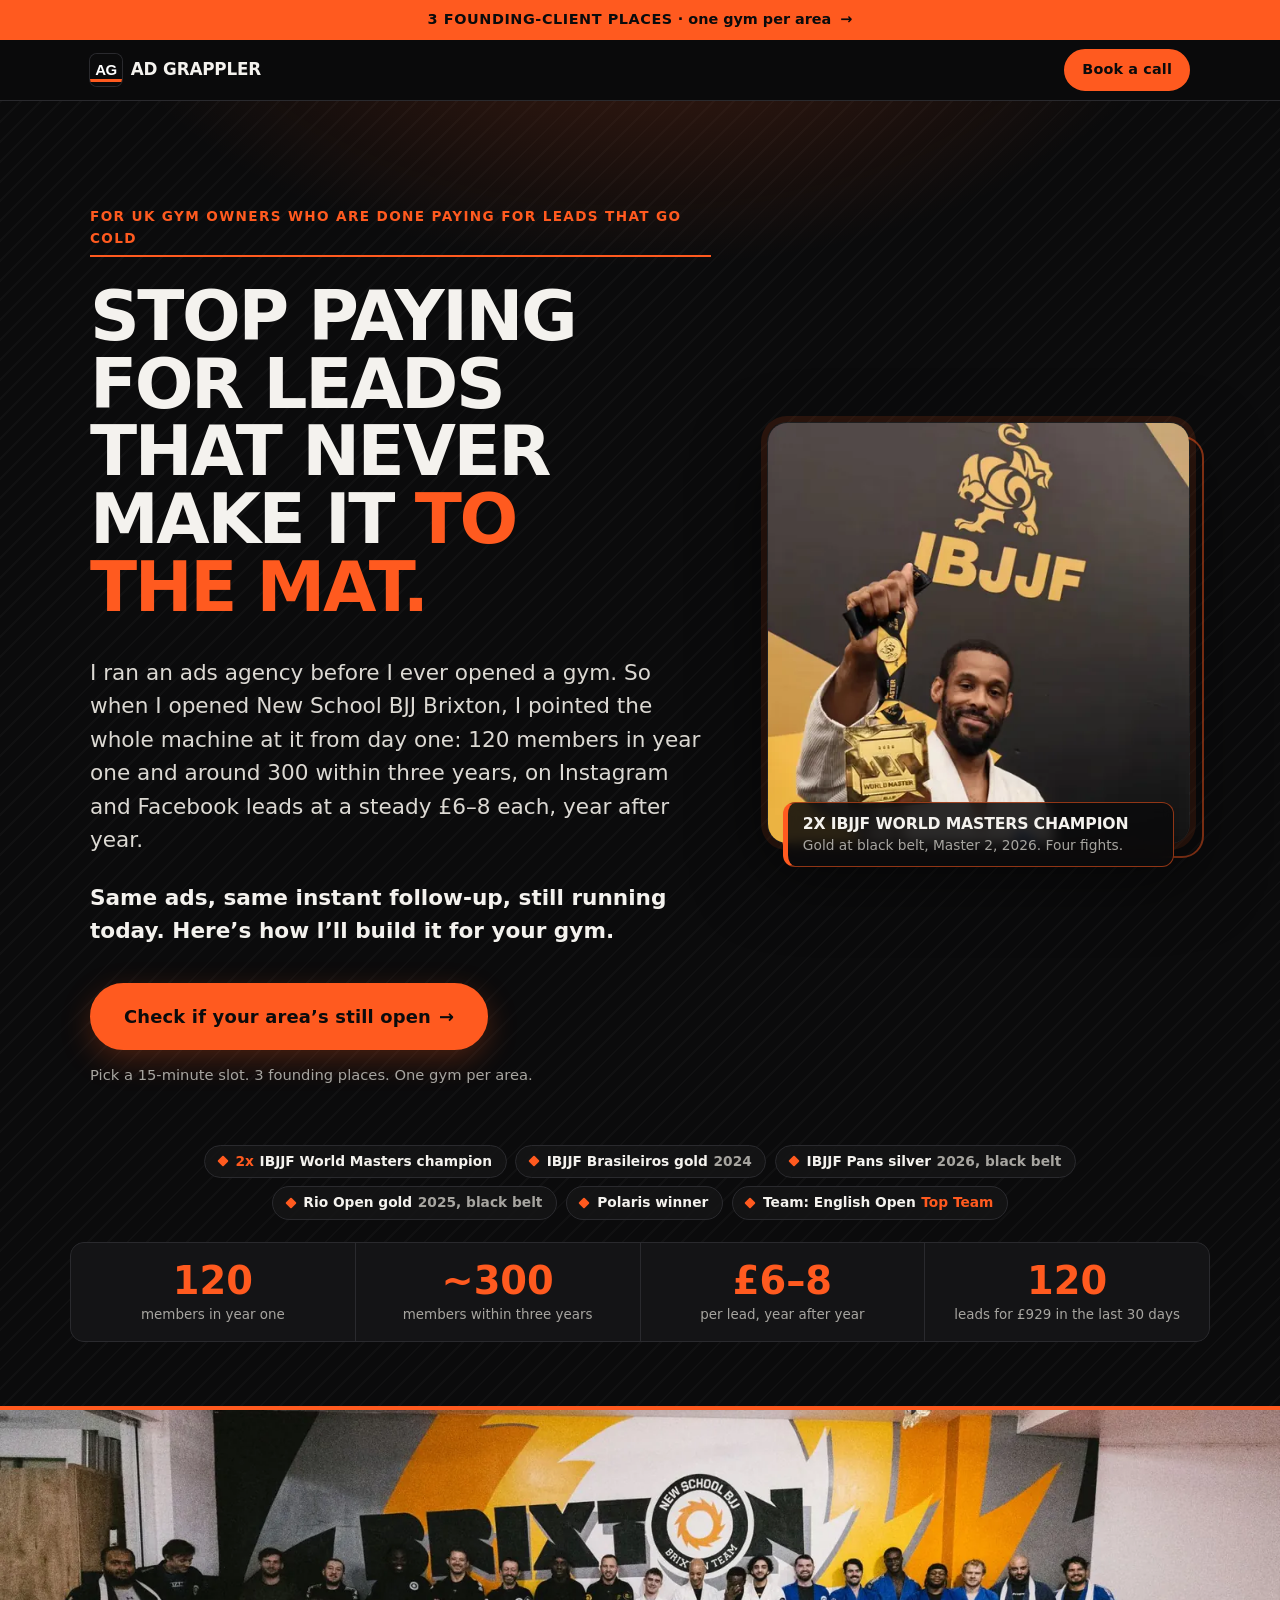
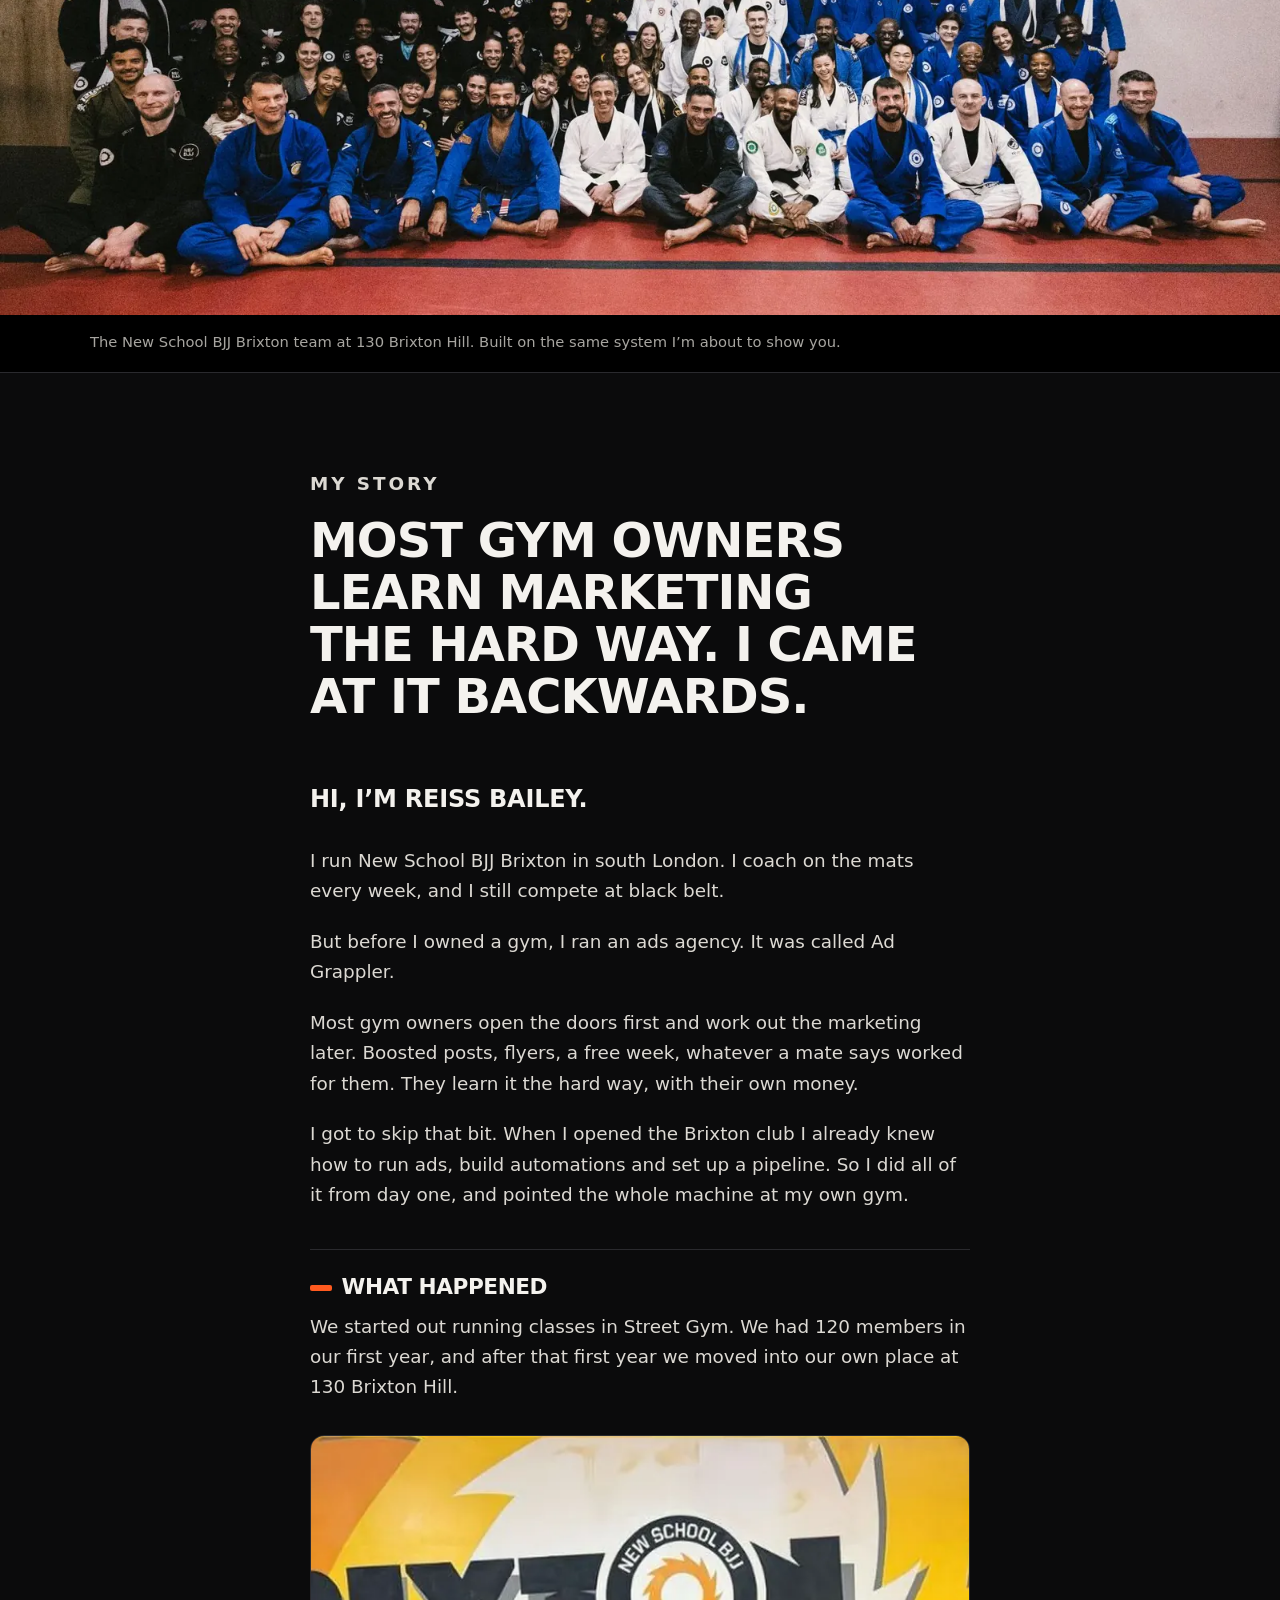
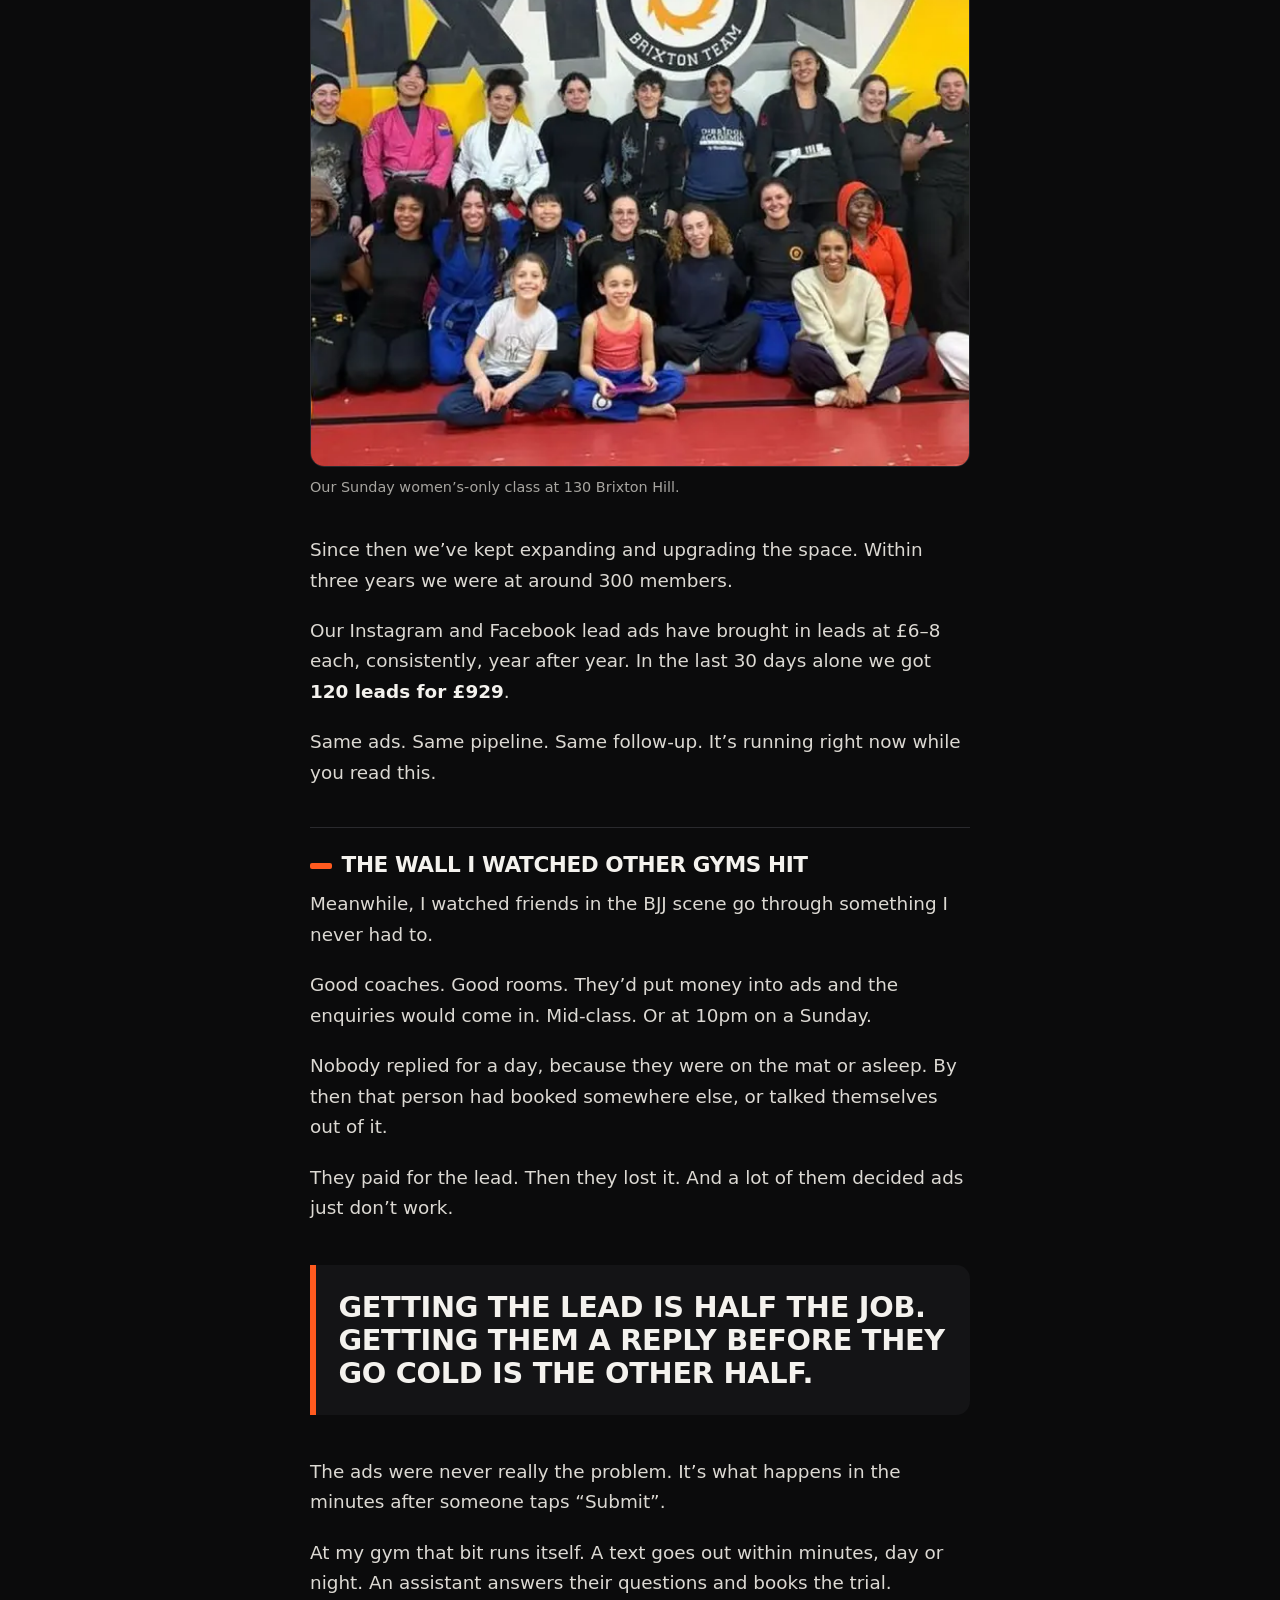
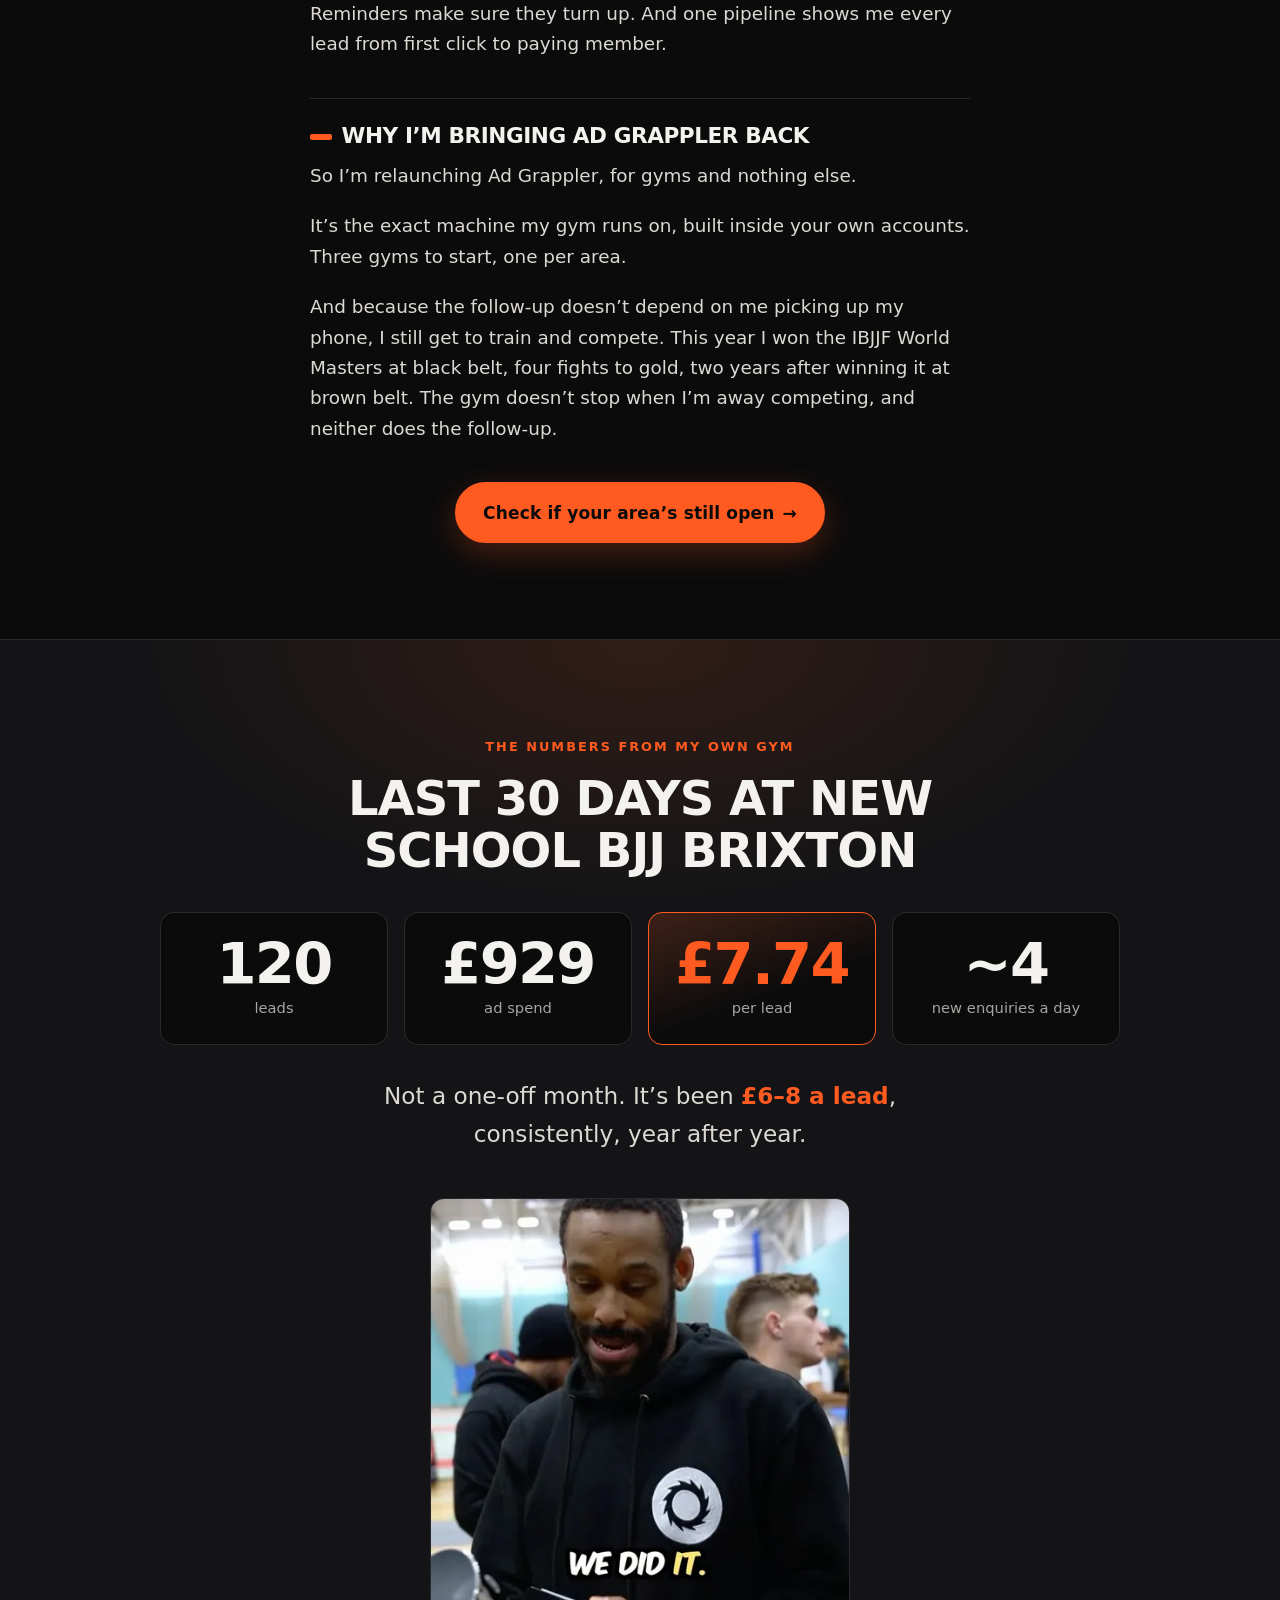
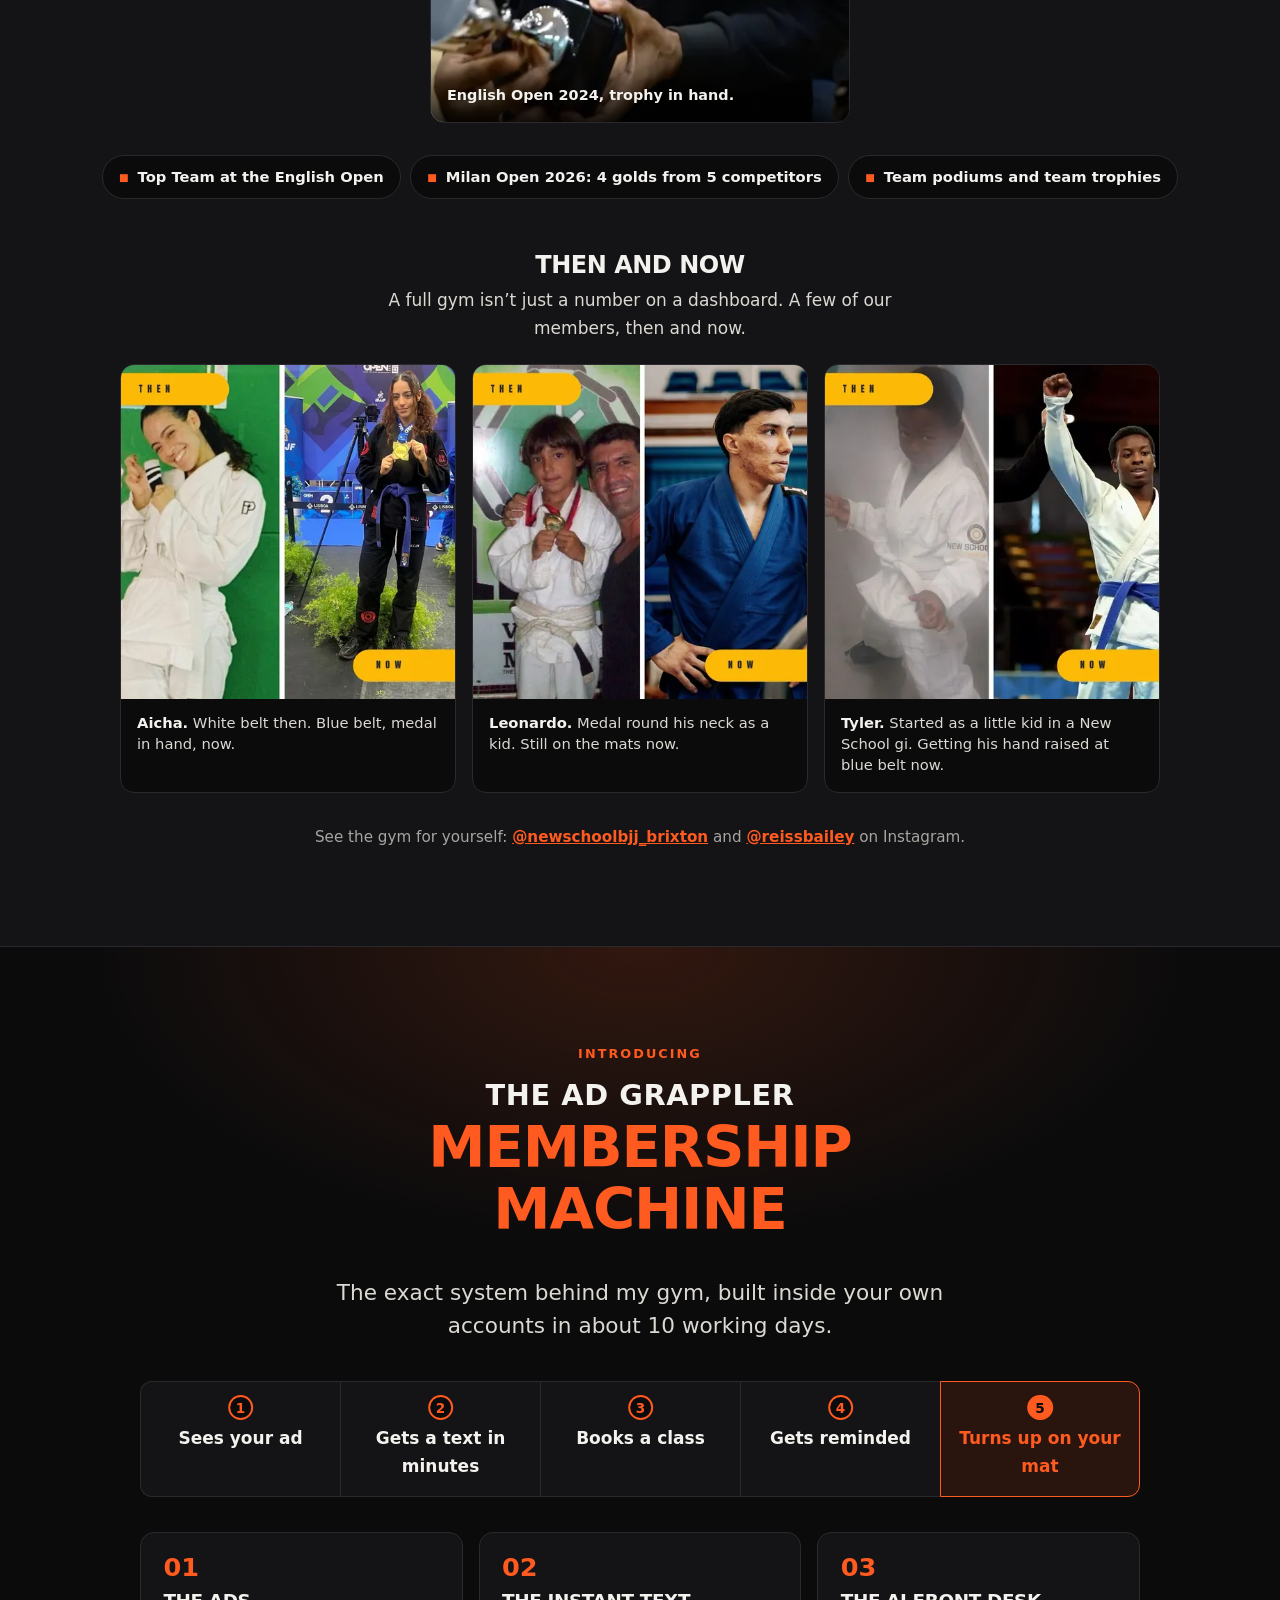
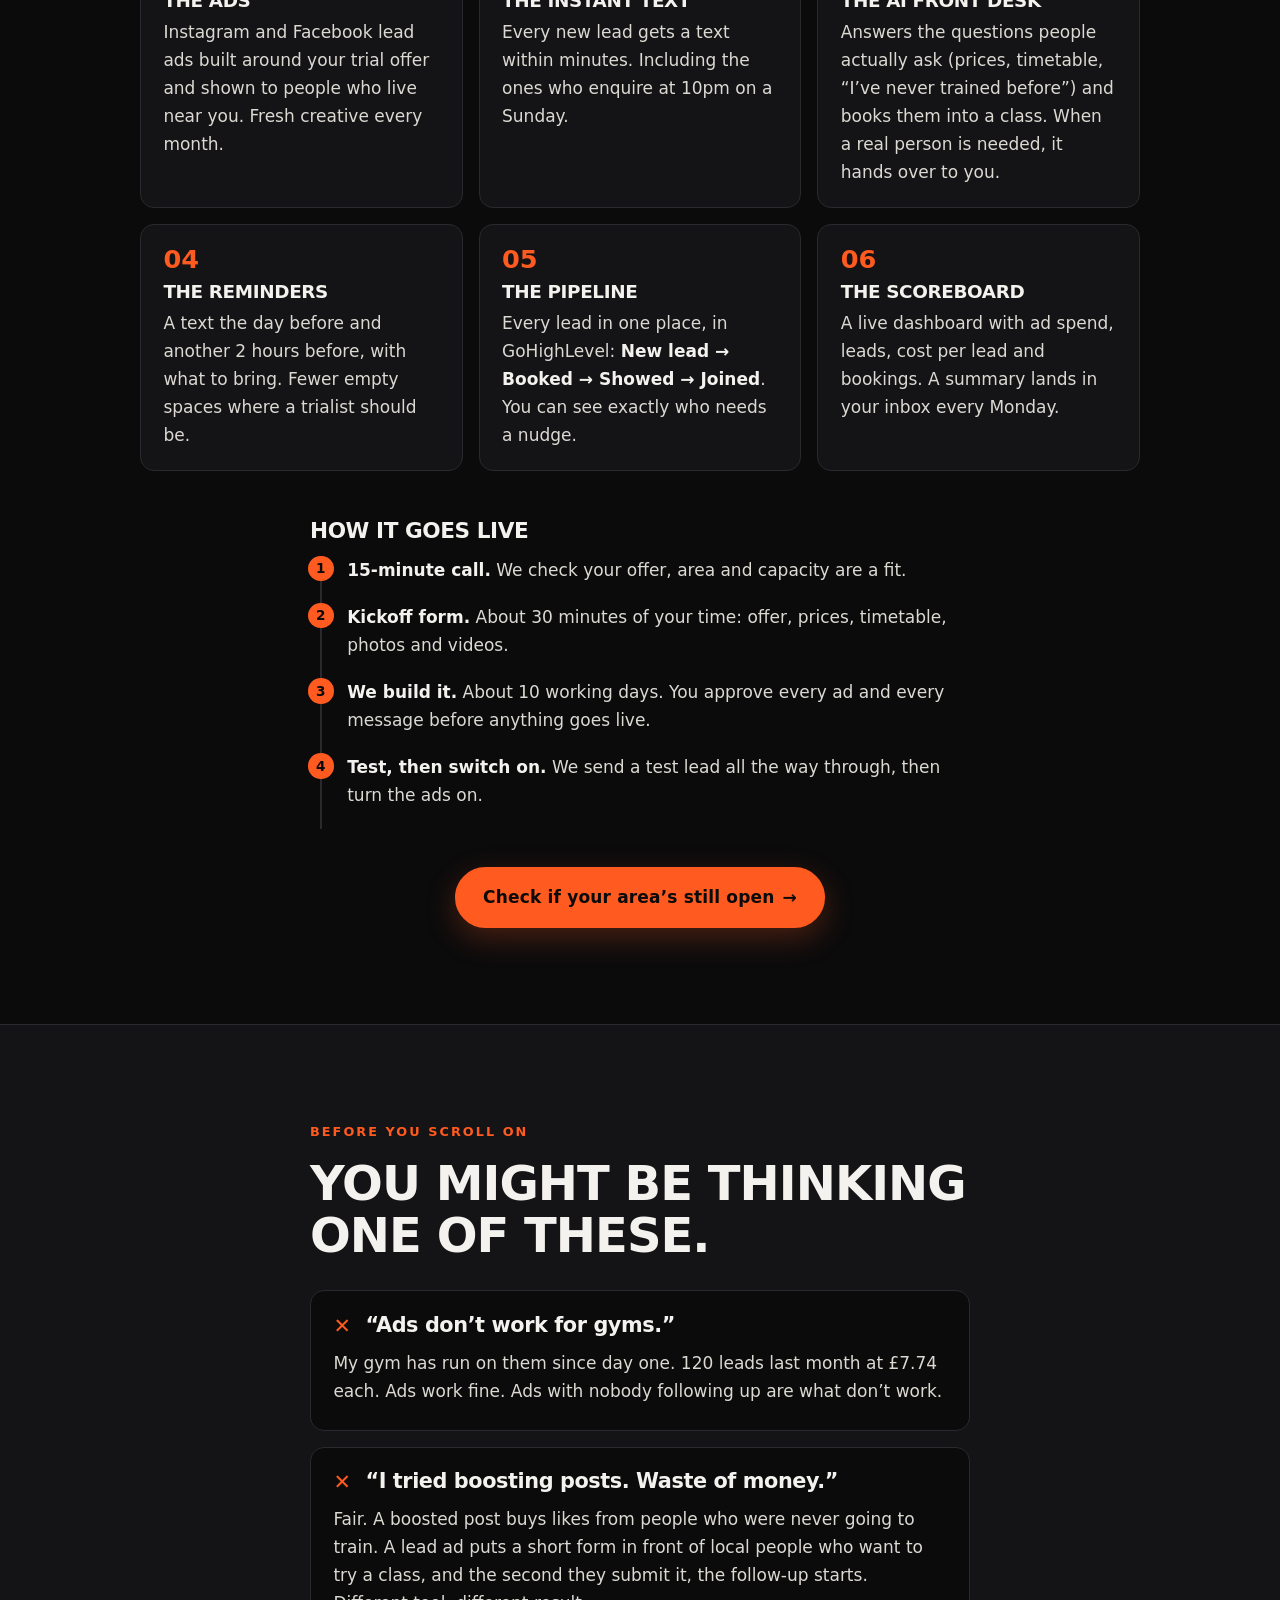
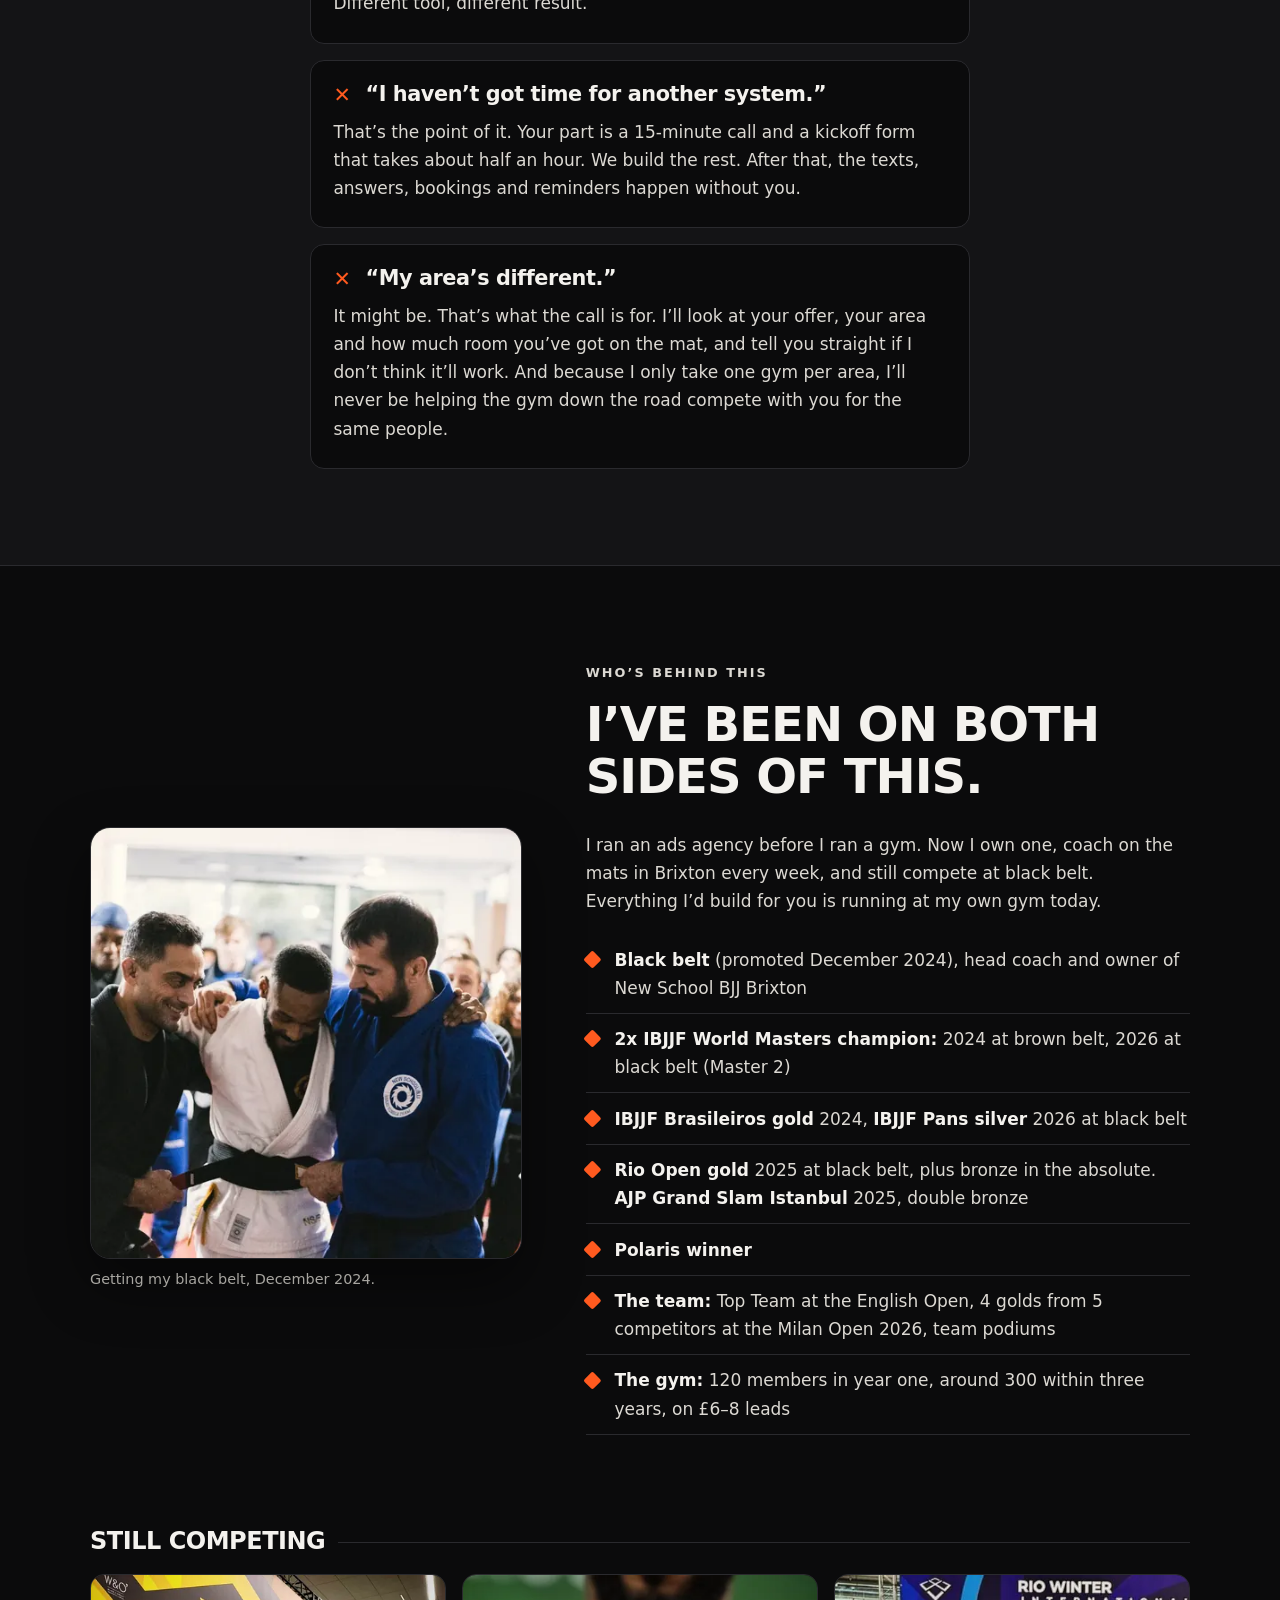
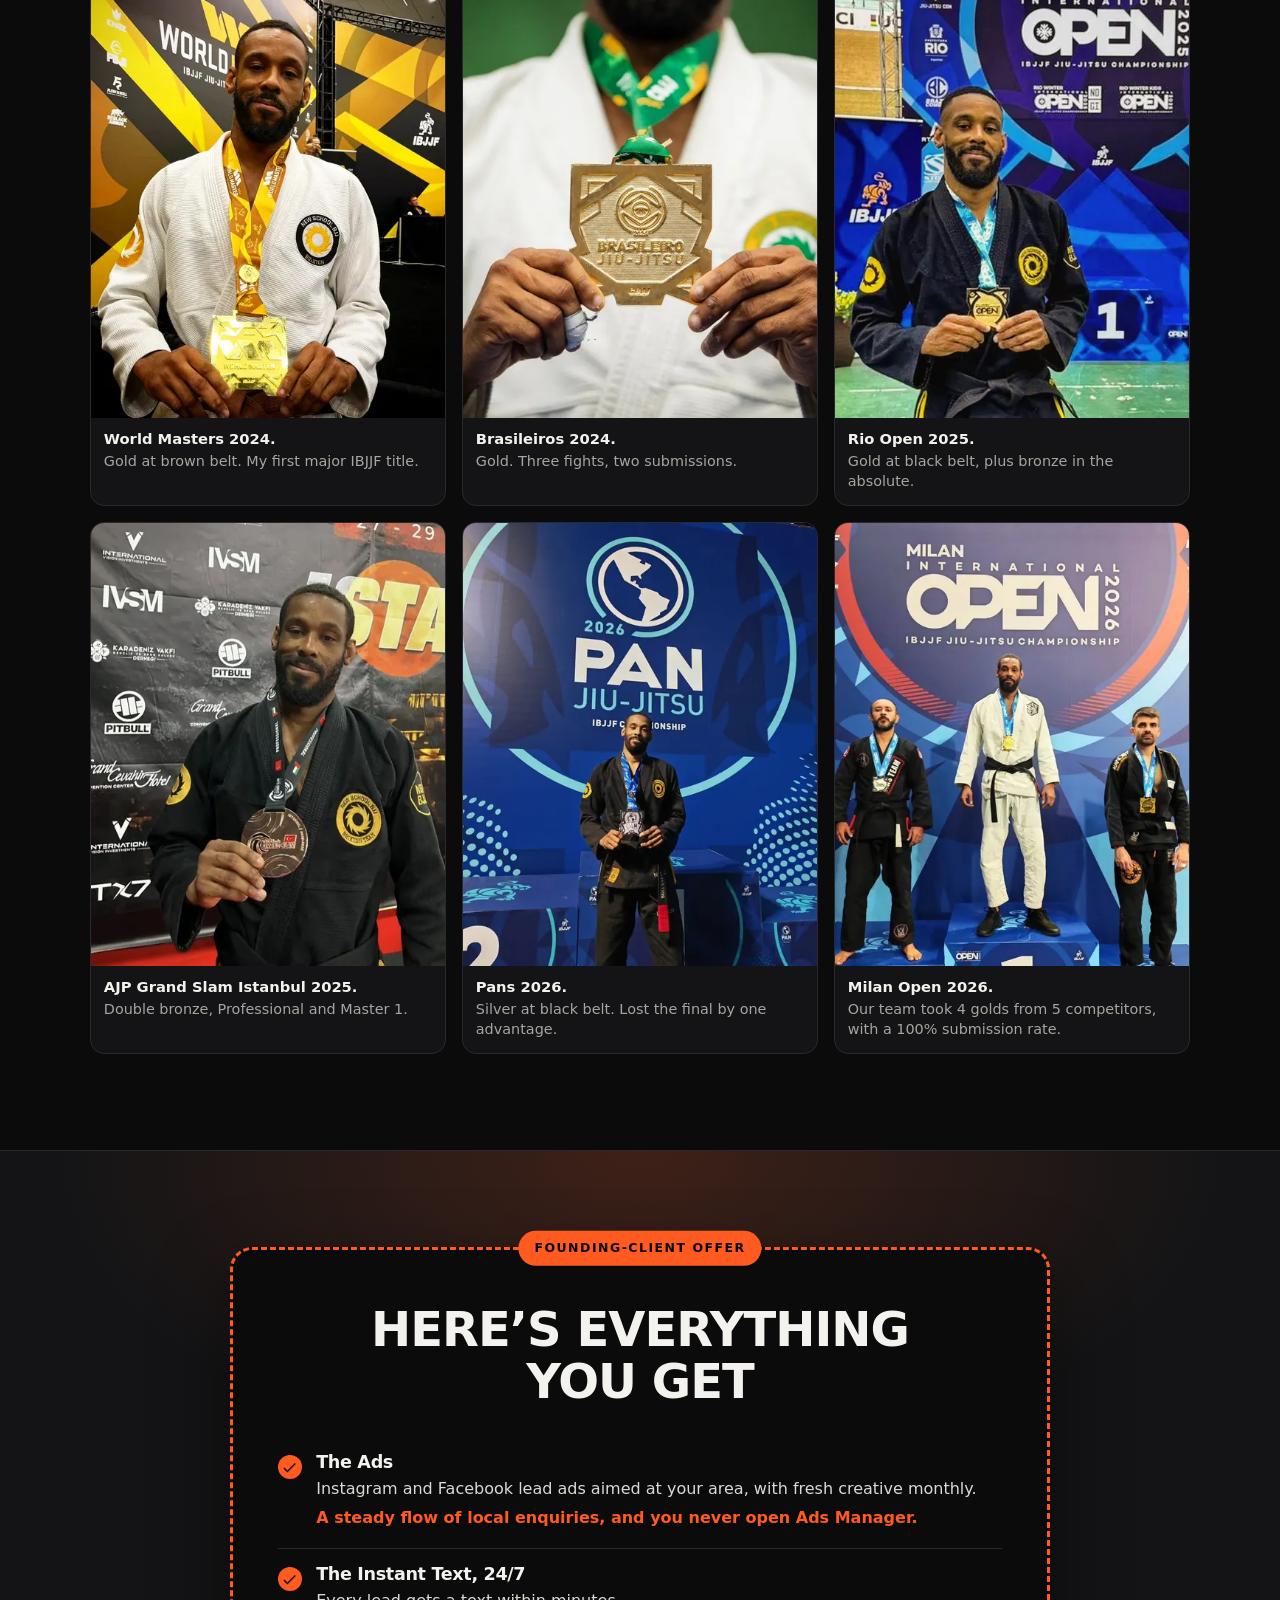
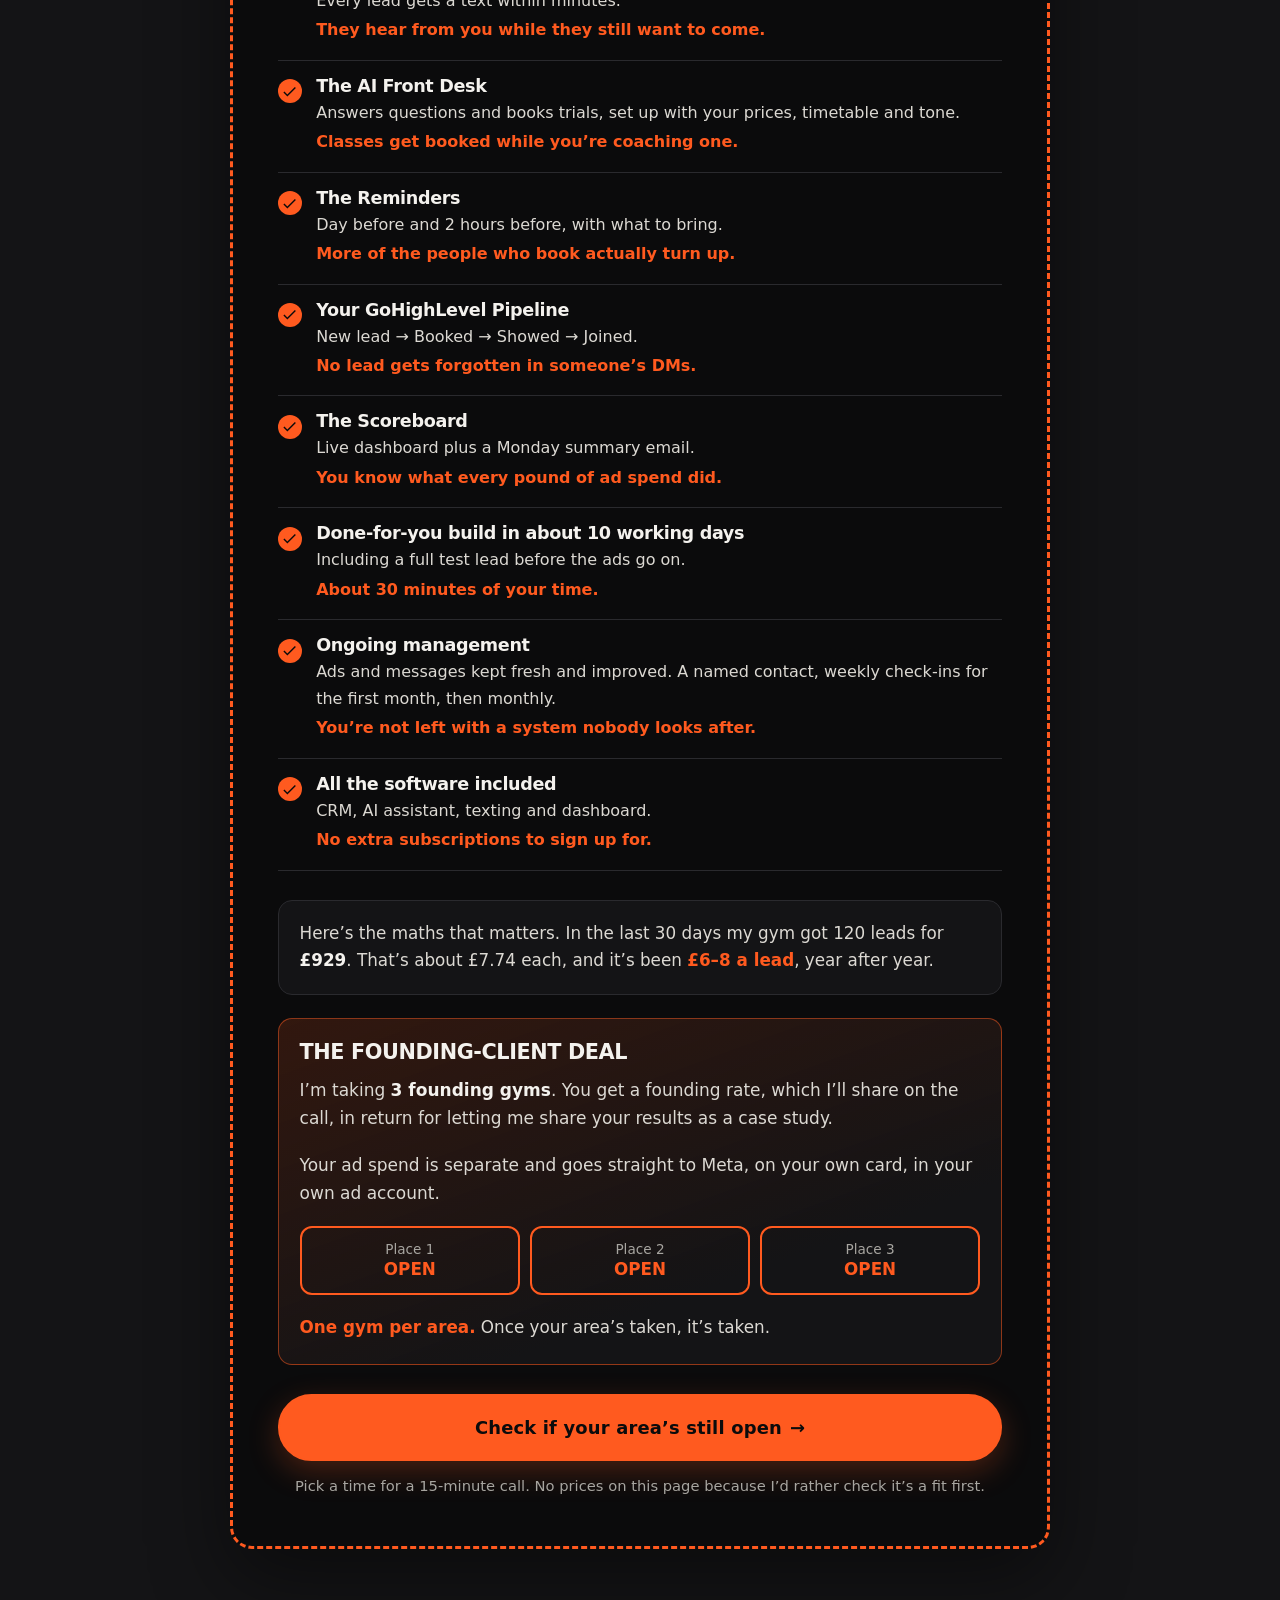
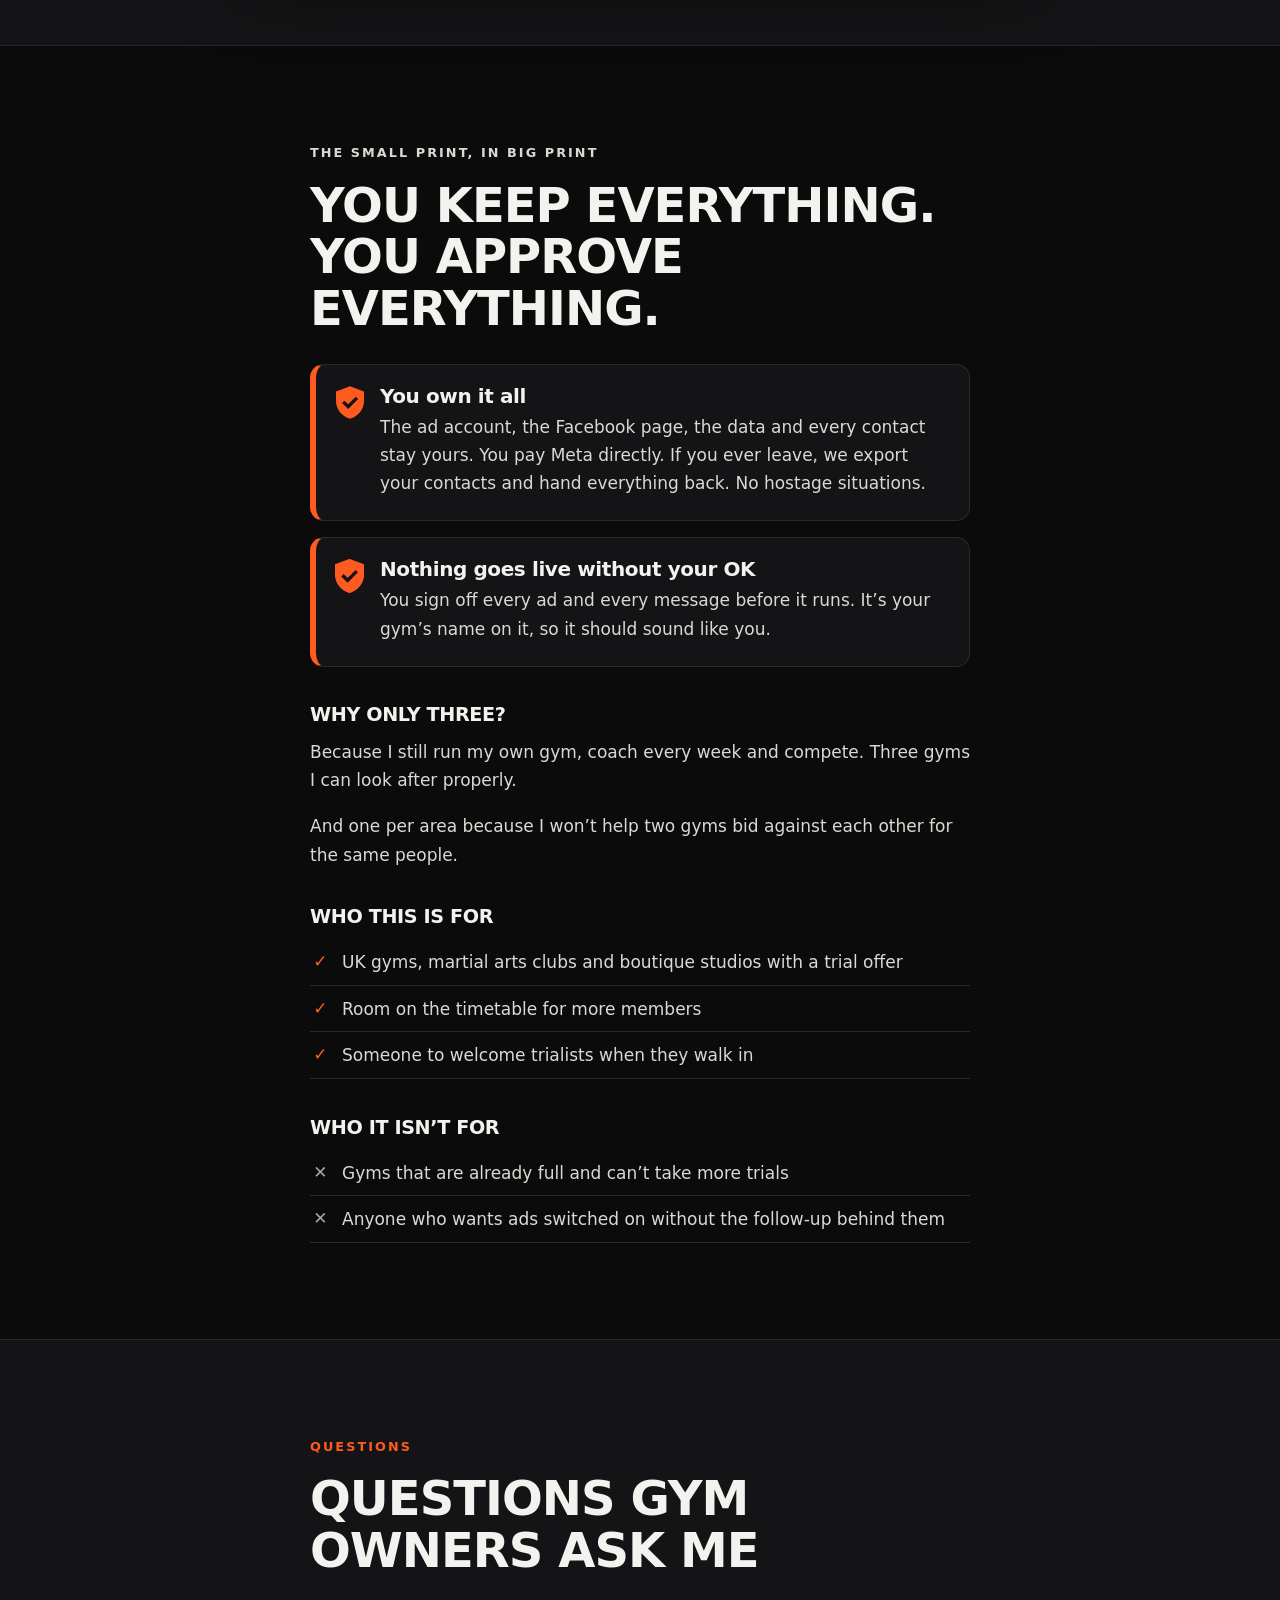
<file: index.html>
<!doctype html>
<html lang="en-GB">
<head>
  <meta charset="utf-8">
  <meta name="robots" content="noindex, nofollow">
  <meta name="viewport" content="width=device-width, initial-scale=1">
  <title>Ad Grappler | Stop paying for leads that never make it to the mat</title>
  <meta name="description" content="I ran an ads agency, then opened a jiu-jitsu gym in Brixton and pointed the whole machine at it: 120 members in year one, around 300 within three years, on £6–8 leads. Now I’ll build it for 3 UK gyms, one per area.">
  <meta name="theme-color" content="#0b0b0c">
  <!-- Preview domain (GitHub Pages). Swap canonical, og:url and image URLs to the real domain once it's bought. -->
  <link rel="canonical" href="https://reissbailey-beep.github.io/adgrappler/">
  <meta property="og:type" content="website">
  <meta property="og:site_name" content="Ad Grappler">
  <meta property="og:locale" content="en_GB">
  <meta property="og:title" content="Stop paying for leads that never make it to the mat">
  <meta property="og:description" content="The ads and instant follow-up machine behind New School BJJ Brixton: 120 members in year one, around 300 within three years, leads at £6–8. Built for your gym. 3 founding places, one gym per area.">
  <meta property="og:url" content="https://reissbailey-beep.github.io/adgrappler/">
  <meta property="og:image" content="https://reissbailey-beep.github.io/adgrappler/og-image.png">
  <meta property="og:image:width" content="1200">
  <meta property="og:image:height" content="630">
  <meta property="og:image:alt" content="Reiss Bailey holding his 2026 IBJJF World Masters gold medal, next to the headline: stop paying for leads that never make it to the mat">
  <meta name="twitter:card" content="summary_large_image">
  <meta name="twitter:title" content="Stop paying for leads that never make it to the mat">
  <meta name="twitter:description" content="I ran an ads agency, then opened a gym and pointed the whole machine at it. Now I’ll build it for your gym.">
  <meta name="twitter:image" content="https://reissbailey-beep.github.io/adgrappler/og-image.png">
  <link rel="icon" href="favicon.svg" type="image/svg+xml">
  <link rel="preload" as="image" type="image/webp" imagesrcset="img/web/reiss-worlds-2026-480.webp 480w, img/web/reiss-worlds-2026-800.webp 800w, img/web/reiss-worlds-2026-1200.webp 1200w" imagesizes="(min-width: 960px) 440px, (min-width: 600px) 480px, 88vw">
  <link rel="stylesheet" href="styles.css">
</head>
<body>
  <a class="skip-link" href="#main">Skip to content</a>

  <!-- Scarcity bar. True: 3 founding places, one gym per area. -->
  <div class="topbar">
    <a href="#offer"><strong>3 founding-client places</strong> <span class="sep" aria-hidden="true">·</span> one gym per area <span class="arrow" aria-hidden="true">→</span></a>
  </div>

  <header class="site-header">
    <div class="wrap header-inner">
      <a class="logo" href="#top" aria-label="Ad Grappler, back to top">
        <img src="favicon.svg" alt="" width="32" height="32">
        <span>Ad Grappler</span>
      </a>
      <!-- Booking buttons go to the GHL "Ad Grappler discovery call" calendar (Ad Grappler sub-account). -->
      <a class="btn btn-sm" href="https://api.leadconnectorhq.com/widget/booking/fjeXd5iIsFhJTOsn1srZ" target="_blank" rel="noopener">Book a call<span class="visually-hidden"> (opens in a new tab)</span></a>
    </div>
  </header>

  <main id="main">

    <!-- ========== HOOK ========== -->
    <section class="hero" id="top" aria-labelledby="hero-title">
      <div class="wrap hero-inner">
        <div class="hero-copy">
          <p class="pre-head">For UK gym owners who are done paying for leads that go cold</p>
          <h1 id="hero-title">Stop paying for leads that never make it <span class="accent">to the mat.</span></h1>
          <p class="sub">I ran an ads agency before I ever opened a gym. So when I opened New School BJJ Brixton, I pointed the whole machine at it from day one: 120 members in year one and around 300 within three years, on Instagram and Facebook leads at a steady £6–8 each, year after year.</p>
          <p class="sub sub-strong">Same ads, same instant follow-up, still running today. Here’s how I’ll build it for your gym.</p>
          <div class="cta-block">
            <a class="btn btn-lg" href="https://api.leadconnectorhq.com/widget/booking/fjeXd5iIsFhJTOsn1srZ" target="_blank" rel="noopener">Check if your area’s still open<span class="visually-hidden"> (opens in a new tab)</span></a>
            <p class="cta-note">Pick a 15-minute slot. 3 founding places. One gym per area.</p>
          </div>
        </div>
        <figure class="hero-photo">
          <picture>
  <source type="image/webp" srcset="img/web/reiss-worlds-2026-480.webp 480w, img/web/reiss-worlds-2026-800.webp 800w, img/web/reiss-worlds-2026-1200.webp 1200w" sizes="(min-width: 960px) 440px, (min-width: 600px) 480px, 88vw">
  <img src="img/web/reiss-worlds-2026-800.jpg" srcset="img/web/reiss-worlds-2026-480.jpg 480w, img/web/reiss-worlds-2026-800.jpg 800w, img/web/reiss-worlds-2026-1200.jpg 1200w" sizes="(min-width: 960px) 440px, (min-width: 600px) 480px, 88vw" width="800" height="800" loading="eager" fetchpriority="high" decoding="async"
       alt="Reiss Bailey in a white gi, smiling and holding up his gold IBJJF World Master 2026 medal in front of the IBJJF banner">
</picture>
          <figcaption><b>2x IBJJF World Masters champion</b><span>Gold at black belt, Master 2, 2026. Four fights.</span></figcaption>
        </figure>
      </div>

      <!-- Credentials strip: all confirmed from Reiss's Instagram (see SOURCES.md) -->
      <ul class="cred-strip wrap" aria-label="Reiss Bailey's competition record">
        <li><b>2x</b> IBJJF World Masters champion</li>
        <li>IBJJF Brasileiros gold <span>2024</span></li>
        <li>IBJJF Pans silver <span>2026, black belt</span></li>
        <li>Rio Open gold <span>2025, black belt</span></li>
        <li>Polaris winner</li>
        <li>Team: English Open <b>Top Team</b></li>
      </ul>

      <ul class="proof-strip wrap" aria-label="Results from New School BJJ Brixton">
        <li><strong>120</strong><span>members in year one</span></li>
        <li><strong>~300</strong><span>members within three years</span></li>
        <li><strong>£6–8</strong><span>per lead, year after year</span></li>
        <li><strong>120</strong><span>leads for £929 in the last 30 days</span></li>
      </ul>
    </section>

    <!-- Image break: real team photo from the gym's public website -->
    <figure class="photo-break">
      <picture>
  <source type="image/webp" srcset="img/web/nsbjj-brixton-team-800.webp 800w, img/web/nsbjj-brixton-team-1600.webp 1600w" sizes="100vw">
  <img src="img/web/nsbjj-brixton-team-1600.jpg" srcset="img/web/nsbjj-brixton-team-800.jpg 800w, img/web/nsbjj-brixton-team-1600.jpg 1600w" sizes="100vw" width="1600" height="632" loading="lazy" decoding="async"
       alt="Around 70 members of New School BJJ Brixton sitting together on the mats in front of the gym’s orange Brixton mural">
</picture>
      <figcaption>The New School BJJ Brixton team at 130 Brixton Hill. Built on the same system I’m about to show you.</figcaption>
    </figure>

    <!-- ========== STORY ========== -->
    <section class="story" id="story" aria-labelledby="story-title">
      <div class="read">
        <p class="kicker">My story</p>
        <h2 id="story-title">Most gym owners learn marketing the hard way. I came at it backwards.</h2>

        <p class="lead-in">Hi, I’m Reiss Bailey.</p>
        <p>I run New School BJJ Brixton in south London. I coach on the mats every week, and I still compete at black belt.</p>
        <p>But before I owned a gym, I ran an ads agency. It was called Ad Grappler.</p>
        <p>Most gym owners open the doors first and work out the marketing later. Boosted posts, flyers, a free week, whatever a mate says worked for them. They learn it the hard way, with their own money.</p>
        <p>I got to skip that bit. When I opened the Brixton club I already knew how to run ads, build automations and set up a pipeline. So I did all of it from day one, and pointed the whole machine at my own gym.</p>

        <h3>What happened</h3>
        <p>We started out running classes in Street Gym. We had 120 members in our first year, and after that first year we moved into our own place at 130 Brixton Hill.</p>
        <figure class="story-photo">
          <picture>
  <source type="image/webp" srcset="img/web/womens-class-brixton-hill-480.webp 480w, img/web/womens-class-brixton-hill-635.webp 635w" sizes="(min-width: 720px) 660px, 92vw">
  <img src="img/web/womens-class-brixton-hill-635.jpg" srcset="img/web/womens-class-brixton-hill-480.jpg 480w, img/web/womens-class-brixton-hill-635.jpg 635w" sizes="(min-width: 720px) 660px, 92vw" width="635" height="608" loading="lazy" decoding="async"
       alt="Around 30 women and girls in gis and training kit sitting together on the red mats in front of the New School BJJ Brixton mural">
</picture>
          <figcaption>Our Sunday women’s-only class at 130 Brixton Hill.</figcaption>
        </figure>
        <p>Since then we’ve kept expanding and upgrading the space. Within three years we were at around 300 members.</p>
        <p>Our Instagram and Facebook lead ads have brought in leads at £6–8 each, consistently, year after year. In the last 30 days alone we got <strong>120 leads for £929</strong>.</p>
        <p>Same ads. Same pipeline. Same follow-up. It’s running right now while you read this.</p>

        <h3>The wall I watched other gyms hit</h3>
        <p>Meanwhile, I watched friends in the BJJ scene go through something I never had to.</p>
        <p>Good coaches. Good rooms. They’d put money into ads and the enquiries would come in. Mid-class. Or at 10pm on a Sunday.</p>
        <p>Nobody replied for a day, because they were on the mat or asleep. By then that person had booked somewhere else, or talked themselves out of it.</p>
        <p>They paid for the lead. Then they lost it. And a lot of them decided ads just don’t work.</p>

        <blockquote class="pull">Getting the lead is half the job. Getting them a reply before they go cold is the other half.</blockquote>

        <p>The ads were never really the problem. It’s what happens in the minutes after someone taps “Submit”.</p>
        <p>At my gym that bit runs itself. A text goes out within minutes, day or night. An assistant answers their questions and books the trial. Reminders make sure they turn up. And one pipeline shows me every lead from first click to paying member.</p>

        <h3>Why I’m bringing Ad Grappler back</h3>
        <p>So I’m relaunching Ad Grappler, for gyms and nothing else.</p>
        <p>It’s the exact machine my gym runs on, built inside your own accounts. Three gyms to start, one per area.</p>
        <p>And because the follow-up doesn’t depend on me picking up my phone, I still get to train and compete. This year I won the IBJJF World Masters at black belt, four fights to gold, two years after winning it at brown belt. The gym doesn’t stop when I’m away competing, and neither does the follow-up.</p>

        <div class="cta-inline">
          <a class="btn" href="https://api.leadconnectorhq.com/widget/booking/fjeXd5iIsFhJTOsn1srZ" target="_blank" rel="noopener">Check if your area’s still open<span class="visually-hidden"> (opens in a new tab)</span></a>
        </div>
      </div>
    </section>

    <!-- ========== PROOF ========== -->
    <section class="proof" id="proof" aria-labelledby="proof-title">
      <div class="wrap">
        <p class="kicker kicker-center">The numbers from my own gym</p>
        <h2 id="proof-title" class="center">Last 30 days at New School BJJ Brixton</h2>

        <ul class="big-stats">
          <li><strong>120</strong><span>leads</span></li>
          <li><strong>£929</strong><span>ad spend</span></li>
          <li class="hl"><strong>£7.74</strong><span>per lead</span></li>
          <li><strong>~4</strong><span>new enquiries a day</span></li>
        </ul>

        <p class="anchor-line">Not a one-off month. It’s been <strong>£6–8 a lead</strong>, consistently, year after year.</p>

        <div class="proof-media proof-media-single">
          <!-- ADS MANAGER SCREENSHOT goes back here (GHL ad report, 2 Sep to 2 Oct 2026: Lead Gen campaign 120 leads, £929.17, £7.74 CPL; proof/30d-campaigns-right.png) once Reiss sends it. Restore the two-column .proof-media layout in styles.css when it does. -->
          <figure class="media-photo">
            <picture>
  <source type="image/webp" srcset="img/web/team-english-open-2024-480.webp 480w, img/web/team-english-open-2024-720.webp 720w" sizes="(min-width: 760px) 380px, 92vw">
  <img src="img/web/team-english-open-2024-720.jpg" srcset="img/web/team-english-open-2024-480.jpg 480w, img/web/team-english-open-2024-720.jpg 720w" sizes="(min-width: 760px) 380px, 92vw" width="720" height="900" loading="lazy" decoding="async"
       alt="Reiss Bailey in a New School hoodie looking down at a trophy in his hands at the English Open, with the caption “We did it”">
</picture>
            <figcaption>English Open 2024, trophy in hand.</figcaption>
          </figure>
        </div>

        <ul class="badges" aria-label="Team results">
          <li>Top Team at the English Open</li>
          <li>Milan Open 2026: 4 golds from 5 competitors</li>
          <li>Team podiums and team trophies</li>
        </ul>

        <div class="members">
          <h3 class="members-title">Then and now</h3>
          <p class="members-intro">A full gym isn’t just a number on a dashboard. A few of our members, then and now.</p>
          <ul class="members-row">
            <li>
              <figure>
                <picture>
  <source type="image/webp" srcset="img/web/member-aicha-480.webp 480w, img/web/member-aicha-800.webp 800w" sizes="(min-width: 900px) 330px, (min-width: 720px) 30vw, 78vw">
  <img src="img/web/member-aicha-800.jpg" srcset="img/web/member-aicha-480.jpg 480w, img/web/member-aicha-800.jpg 800w" sizes="(min-width: 900px) 330px, (min-width: 720px) 30vw, 78vw" width="800" height="800" loading="lazy" decoding="async"
       alt="Then and now: Aicha smiling in a white gi as a white belt, and later as a blue belt in a black New School gi holding a gold medal at an IBJJF Open">
</picture>
                <figcaption><b>Aicha.</b> White belt then. Blue belt, medal in hand, now.</figcaption>
              </figure>
            </li>
            <li>
              <figure>
                <picture>
  <source type="image/webp" srcset="img/web/member-leonardo-480.webp 480w, img/web/member-leonardo-800.webp 800w" sizes="(min-width: 900px) 330px, (min-width: 720px) 30vw, 78vw">
  <img src="img/web/member-leonardo-800.jpg" srcset="img/web/member-leonardo-480.jpg 480w, img/web/member-leonardo-800.jpg 800w" sizes="(min-width: 900px) 330px, (min-width: 720px) 30vw, 78vw" width="800" height="800" loading="lazy" decoding="async"
       alt="Then and now: Leonardo as a young boy with a medal round his neck, and today as an adult in a blue gi">
</picture>
                <figcaption><b>Leonardo.</b> Medal round his neck as a kid. Still on the mats now.</figcaption>
              </figure>
            </li>
            <li>
              <figure>
                <picture>
  <source type="image/webp" srcset="img/web/member-tyler-480.webp 480w, img/web/member-tyler-800.webp 800w" sizes="(min-width: 900px) 330px, (min-width: 720px) 30vw, 78vw">
  <img src="img/web/member-tyler-800.jpg" srcset="img/web/member-tyler-480.jpg 480w, img/web/member-tyler-800.jpg 800w" sizes="(min-width: 900px) 330px, (min-width: 720px) 30vw, 78vw" width="800" height="800" loading="lazy" decoding="async"
       alt="Then and now: Tyler as a small child in a New School gi, and today as a blue belt having his hand raised after winning a match">
</picture>
                <figcaption><b>Tyler.</b> Started as a little kid in a New School gi. Getting his hand raised at blue belt now.</figcaption>
              </figure>
            </li>
          </ul>
        </div>

        <p class="ig-links">See the gym for yourself: <a href="https://www.instagram.com/newschoolbjj_brixton/" rel="noopener" target="_blank">@newschoolbjj_brixton<span class="visually-hidden"> (opens in a new tab)</span></a> and <a href="https://www.instagram.com/reissbailey/" rel="noopener" target="_blank">@reissbailey<span class="visually-hidden"> (opens in a new tab)</span></a> on Instagram.</p>
      </div>
    </section>

    <!-- ========== VEHICLE ========== -->
    <section class="vehicle" id="machine" aria-labelledby="machine-title">
      <div class="wrap">
        <div class="read center">
          <p class="kicker kicker-center">Introducing</p>
          <h2 id="machine-title"><span class="h-small">The Ad Grappler</span> <span class="accent">Membership Machine</span></h2>
          <p class="sub">The exact system behind my gym, built inside your own accounts in about 10 working days.</p>
        </div>

        <ol class="flow" aria-label="What happens to every lead">
          <li><span>Sees your ad</span></li>
          <li><span>Gets a text in minutes</span></li>
          <li><span>Books a class</span></li>
          <li><span>Gets reminded</span></li>
          <li class="end"><span>Turns up on your mat</span></li>
        </ol>

        <ol class="parts">
          <li>
            <h3>The Ads</h3>
            <p>Instagram and Facebook lead ads built around your trial offer and shown to people who live near you. Fresh creative every month.</p>
          </li>
          <li>
            <h3>The Instant Text</h3>
            <p>Every new lead gets a text within minutes. Including the ones who enquire at 10pm on a Sunday.</p>
          </li>
          <li>
            <h3>The AI Front Desk</h3>
            <p>Answers the questions people actually ask (prices, timetable, “I’ve never trained before”) and books them into a class. When a real person is needed, it hands over to you.</p>
          </li>
          <li>
            <h3>The Reminders</h3>
            <p>A text the day before and another 2 hours before, with what to bring. Fewer empty spaces where a trialist should be.</p>
          </li>
          <li>
            <h3>The Pipeline</h3>
            <p>Every lead in one place, in GoHighLevel: <b>New lead → Booked → Showed → Joined</b>. You can see exactly who needs a nudge.</p>
          </li>
          <li>
            <h3>The Scoreboard</h3>
            <p>A live dashboard with ad spend, leads, cost per lead and bookings. A summary lands in your inbox every Monday.</p>
          </li>
        </ol>

        <div class="read">
          <h3 class="steps-title">How it goes live</h3>
          <ol class="steps">
            <li><b>15-minute call.</b> We check your offer, area and capacity are a fit.</li>
            <li><b>Kickoff form.</b> About 30 minutes of your time: offer, prices, timetable, photos and videos.</li>
            <li><b>We build it.</b> About 10 working days. You approve every ad and every message before anything goes live.</li>
            <li><b>Test, then switch on.</b> We send a test lead all the way through, then turn the ads on.</li>
          </ol>
          <div class="cta-inline">
            <a class="btn" href="https://api.leadconnectorhq.com/widget/booking/fjeXd5iIsFhJTOsn1srZ" target="_blank" rel="noopener">Check if your area’s still open<span class="visually-hidden"> (opens in a new tab)</span></a>
          </div>
        </div>
      </div>
    </section>

    <!-- ========== FALSE BELIEFS ========== -->
    <section class="beliefs" id="beliefs" aria-labelledby="beliefs-title">
      <div class="read">
        <p class="kicker">Before you scroll on</p>
        <h2 id="beliefs-title">You might be thinking one of these.</h2>

        <div class="belief">
          <h3>“Ads don’t work for gyms.”</h3>
          <p>My gym has run on them since day one. 120 leads last month at £7.74 each. Ads work fine. Ads with nobody following up are what don’t work.</p>
        </div>
        <div class="belief">
          <h3>“I tried boosting posts. Waste of money.”</h3>
          <p>Fair. A boosted post buys likes from people who were never going to train. A lead ad puts a short form in front of local people who want to try a class, and the second they submit it, the follow-up starts. Different tool, different result.</p>
        </div>
        <div class="belief">
          <h3>“I haven’t got time for another system.”</h3>
          <p>That’s the point of it. Your part is a 15-minute call and a kickoff form that takes about half an hour. We build the rest. After that, the texts, answers, bookings and reminders happen without you.</p>
        </div>
        <div class="belief">
          <h3>“My area’s different.”</h3>
          <p>It might be. That’s what the call is for. I’ll look at your offer, your area and how much room you’ve got on the mat, and tell you straight if I don’t think it’ll work. And because I only take one gym per area, I’ll never be helping the gym down the road compete with you for the same people.</p>
        </div>
      </div>
    </section>

    <!-- ========== ABOUT / AUTHORITY ========== -->
    <section class="about" id="about" aria-labelledby="about-title">
      <div class="wrap about-grid">
        <figure class="about-photo">
          <picture>
  <source type="image/webp" srcset="img/web/reiss-black-belt-promotion-480.webp 480w, img/web/reiss-black-belt-promotion-800.webp 800w, img/web/reiss-black-belt-promotion-1200.webp 1200w" sizes="(min-width: 900px) 420px, 92vw">
  <img src="img/web/reiss-black-belt-promotion-800.jpg" srcset="img/web/reiss-black-belt-promotion-480.jpg 480w, img/web/reiss-black-belt-promotion-800.jpg 800w, img/web/reiss-black-belt-promotion-1200.jpg 1200w" sizes="(min-width: 900px) 420px, 92vw" width="800" height="800" loading="lazy" decoding="async"
       alt="Reiss Bailey, smiling in a white gi, being tied into his black belt by two black belt coaches as members look on">
</picture>
          <figcaption>Getting my black belt, December 2024.</figcaption>
        </figure>
        <div class="about-copy">
          <p class="kicker">Who’s behind this</p>
          <h2 id="about-title">I’ve been on both sides of this.</h2>
          <p>I ran an ads agency before I ran a gym. Now I own one, coach on the mats in Brixton every week, and still compete at black belt. Everything I’d build for you is running at my own gym today.</p>
          <ul class="creds">
            <li><b>Black belt</b> (promoted December 2024), head coach and owner of New School BJJ Brixton</li>
            <li><b>2x IBJJF World Masters champion:</b> 2024 at brown belt, 2026 at black belt (Master 2)</li>
            <li><b>IBJJF Brasileiros gold</b> 2024, <b>IBJJF Pans silver</b> 2026 at black belt</li>
            <li><b>Rio Open gold</b> 2025 at black belt, plus bronze in the absolute. <b>AJP Grand Slam Istanbul</b> 2025, double bronze</li>
            <li><b>Polaris winner</b></li>
            <li><b>The team:</b> Top Team at the English Open, 4 golds from 5 competitors at the Milan Open 2026, team podiums</li>
            <li><b>The gym:</b> 120 members in year one, around 300 within three years, on £6–8 leads</li>
          </ul>
        </div>
      </div>

      <div class="wrap">
        <h3 class="gallery-title">Still competing</h3>
        <ul class="gallery" aria-label="Competition photos">
          <li><figure>
            <picture>
  <source type="image/webp" srcset="img/web/reiss-worlds-2024-480.webp 480w, img/web/reiss-worlds-2024-800.webp 800w" sizes="(min-width: 900px) 350px, (min-width: 600px) 30vw, 46vw">
  <img src="img/web/reiss-worlds-2024-800.jpg" srcset="img/web/reiss-worlds-2024-480.jpg 480w, img/web/reiss-worlds-2024-800.jpg 800w" sizes="(min-width: 900px) 350px, (min-width: 600px) 30vw, 46vw" width="800" height="1000" loading="lazy" decoding="async"
       alt="Reiss Bailey in a white New School BJJ Brixton gi and brown belt, holding his 2024 IBJJF World Master gold medal">
</picture>
            <figcaption><b>World Masters 2024.</b> Gold at brown belt. My first major IBJJF title.</figcaption>
          </figure></li>
          <li><figure>
            <picture>
  <source type="image/webp" srcset="img/web/reiss-brasileiros-2024-480.webp 480w, img/web/reiss-brasileiros-2024-800.webp 800w" sizes="(min-width: 900px) 350px, (min-width: 600px) 30vw, 46vw">
  <img src="img/web/reiss-brasileiros-2024-800.jpg" srcset="img/web/reiss-brasileiros-2024-480.jpg 480w, img/web/reiss-brasileiros-2024-800.jpg 800w" sizes="(min-width: 900px) 350px, (min-width: 600px) 30vw, 46vw" width="800" height="1000" loading="lazy" decoding="async"
       alt="Close-up of Reiss Bailey holding up his 2024 Brasileiro jiu-jitsu gold medal">
</picture>
            <figcaption><b>Brasileiros 2024.</b> Gold. Three fights, two submissions.</figcaption>
          </figure></li>
          <li><figure>
            <picture>
  <source type="image/webp" srcset="img/web/reiss-rio-open-2025-480.webp 480w, img/web/reiss-rio-open-2025-800.webp 800w" sizes="(min-width: 900px) 350px, (min-width: 600px) 30vw, 46vw">
  <img src="img/web/reiss-rio-open-2025-800.jpg" srcset="img/web/reiss-rio-open-2025-480.jpg 480w, img/web/reiss-rio-open-2025-800.jpg 800w" sizes="(min-width: 900px) 350px, (min-width: 600px) 30vw, 46vw" width="800" height="1000" loading="lazy" decoding="async"
       alt="Reiss Bailey in a black gi and black belt holding a gold medal in front of the Rio Winter International Open 2025 podium">
</picture>
            <figcaption><b>Rio Open 2025.</b> Gold at black belt, plus bronze in the absolute.</figcaption>
          </figure></li>
          <li><figure>
            <picture>
  <source type="image/webp" srcset="img/web/reiss-istanbul-2025-480.webp 480w, img/web/reiss-istanbul-2025-800.webp 800w" sizes="(min-width: 900px) 350px, (min-width: 600px) 30vw, 46vw">
  <img src="img/web/reiss-istanbul-2025-800.jpg" srcset="img/web/reiss-istanbul-2025-480.jpg 480w, img/web/reiss-istanbul-2025-800.jpg 800w" sizes="(min-width: 900px) 350px, (min-width: 600px) 30vw, 46vw" width="800" height="1000" loading="lazy" decoding="async"
       alt="Reiss Bailey in a black New School BJJ Brixton gi holding a bronze medal at the AJP Grand Slam Istanbul">
</picture>
            <figcaption><b>AJP Grand Slam Istanbul 2025.</b> Double bronze, Professional and Master 1.</figcaption>
          </figure></li>
          <li><figure>
            <picture>
  <source type="image/webp" srcset="img/web/reiss-pans-2026-480.webp 480w, img/web/reiss-pans-2026-800.webp 800w" sizes="(min-width: 900px) 350px, (min-width: 600px) 30vw, 46vw">
  <img src="img/web/reiss-pans-2026-800.jpg" srcset="img/web/reiss-pans-2026-480.jpg 480w, img/web/reiss-pans-2026-800.jpg 800w" sizes="(min-width: 900px) 350px, (min-width: 600px) 30vw, 46vw" width="800" height="1000" loading="lazy" decoding="async"
       alt="Reiss Bailey in a black gi and black belt standing on the podium with a silver medal at the 2026 Pan Jiu-Jitsu IBJJF Championship">
</picture>
            <figcaption><b>Pans 2026.</b> Silver at black belt. Lost the final by one advantage.</figcaption>
          </figure></li>
          <li><figure>
            <picture>
  <source type="image/webp" srcset="img/web/team-milan-2026-480.webp 480w, img/web/team-milan-2026-800.webp 800w" sizes="(min-width: 900px) 350px, (min-width: 600px) 30vw, 46vw">
  <img src="img/web/team-milan-2026-800.jpg" srcset="img/web/team-milan-2026-480.jpg 480w, img/web/team-milan-2026-800.jpg 800w" sizes="(min-width: 900px) 350px, (min-width: 600px) 30vw, 46vw" width="800" height="1000" loading="lazy" decoding="async"
       alt="Reiss Bailey standing on top of the podium in a white gi and black belt at the Milan International Open 2026">
</picture>
            <figcaption><b>Milan Open 2026.</b> Our team took 4 golds from 5 competitors, with a 100% submission rate.</figcaption>
          </figure></li>
        </ul>
      </div>
    </section>

    <!-- ========== OFFER STACK ========== -->
    <section class="offer" id="offer" aria-labelledby="offer-title">
      <div class="wrap">
        <div class="stack">
          <p class="stack-tag">Founding-client offer</p>
          <h2 id="offer-title">Here’s everything you get</h2>

          <ul class="stack-list">
            <li>
              <h3>The Ads</h3>
              <p>Instagram and Facebook lead ads aimed at your area, with fresh creative monthly. <em>A steady flow of local enquiries, and you never open Ads Manager.</em></p>
            </li>
            <li>
              <h3>The Instant Text, 24/7</h3>
              <p>Every lead gets a text within minutes. <em>They hear from you while they still want to come.</em></p>
            </li>
            <li>
              <h3>The AI Front Desk</h3>
              <p>Answers questions and books trials, set up with your prices, timetable and tone. <em>Classes get booked while you’re coaching one.</em></p>
            </li>
            <li>
              <h3>The Reminders</h3>
              <p>Day before and 2 hours before, with what to bring. <em>More of the people who book actually turn up.</em></p>
            </li>
            <li>
              <h3>Your GoHighLevel Pipeline</h3>
              <p>New lead → Booked → Showed → Joined. <em>No lead gets forgotten in someone’s DMs.</em></p>
            </li>
            <li>
              <h3>The Scoreboard</h3>
              <p>Live dashboard plus a Monday summary email. <em>You know what every pound of ad spend did.</em></p>
            </li>
            <li>
              <h3>Done-for-you build in about 10 working days</h3>
              <p>Including a full test lead before the ads go on. <em>About 30 minutes of your time.</em></p>
            </li>
            <li>
              <h3>Ongoing management</h3>
              <p>Ads and messages kept fresh and improved. A named contact, weekly check-ins for the first month, then monthly. <em>You’re not left with a system nobody looks after.</em></p>
            </li>
            <li>
              <h3>All the software included</h3>
              <p>CRM, AI assistant, texting and dashboard. <em>No extra subscriptions to sign up for.</em></p>
            </li>
          </ul>

          <div class="stack-anchor">
            <p>Here’s the maths that matters. In the last 30 days my gym got 120 leads for <strong>£929</strong>. That’s about £7.74 each, and it’s been <strong>£6–8 a lead</strong>, year after year.</p>
          </div>

          <div class="founding">
            <h3>The founding-client deal</h3>
            <p>I’m taking <strong>3 founding gyms</strong>. You get a founding rate, which I’ll share on the call, in return for letting me share your results as a case study.</p>
            <p>Your ad spend is separate and goes straight to Meta, on your own card, in your own ad account.</p>
            <!-- Founding places: update the "open/taken" state of each place as they fill. -->
            <ul class="seats" aria-label="Founding places: 3 of 3 open">
              <li class="open">Place 1<br><b>Open</b></li>
              <li class="open">Place 2<br><b>Open</b></li>
              <li class="open">Place 3<br><b>Open</b></li>
            </ul>
            <p class="area"><strong>One gym per area.</strong> Once your area’s taken, it’s taken.</p>
          </div>

          <a class="btn btn-lg btn-block" href="https://api.leadconnectorhq.com/widget/booking/fjeXd5iIsFhJTOsn1srZ" target="_blank" rel="noopener">Check if your area’s still open<span class="visually-hidden"> (opens in a new tab)</span></a>
          <p class="cta-note center">Pick a time for a 15-minute call. No prices on this page because I’d rather check it’s a fit first.</p>
        </div>
      </div>
    </section>

    <!-- ========== RISK REVERSAL ========== -->
    <section class="risk" id="promise" aria-labelledby="risk-title">
      <div class="read">
        <p class="kicker">The small print, in big print</p>
        <h2 id="risk-title">You keep everything. You approve everything.</h2>
        <div class="promise">
          <h3>You own it all</h3>
          <p>The ad account, the Facebook page, the data and every contact stay yours. You pay Meta directly. If you ever leave, we export your contacts and hand everything back. No hostage situations.</p>
        </div>
        <div class="promise">
          <h3>Nothing goes live without your OK</h3>
          <p>You sign off every ad and every message before it runs. It’s your gym’s name on it, so it should sound like you.</p>
        </div>
        <!-- ===== OPTIONAL: 50-LEAD GUARANTEE (switched OFF; not yet approved) =====
             To switch it ON: delete the two marker lines directly above and below the guarantee div (one opens the comment, one closes it). -->
        <!-- GUARANTEE-OFF (delete this line to switch on)
        <div class="promise promise-guarantee">
          <h3>The 50-lead guarantee</h3>
          <p><strong>50 leads in your first 60 days live</strong> (at £600 a month or more in ad spend), or your third month’s fee is free.</p>
        </div>
        GUARANTEE-OFF (delete this line to switch on) -->
        <!-- ===== END OPTIONAL: 50-LEAD GUARANTEE ===== -->

        <h3 class="sub-h">Why only three?</h3>
        <p>Because I still run my own gym, coach every week and compete. Three gyms I can look after properly.</p>
        <p>And one per area because I won’t help two gyms bid against each other for the same people.</p>

        <h3 class="sub-h">Who this is for</h3>
        <ul class="ticks">
          <li>UK gyms, martial arts clubs and boutique studios with a trial offer</li>
          <li>Room on the timetable for more members</li>
          <li>Someone to welcome trialists when they walk in</li>
        </ul>
        <h3 class="sub-h">Who it isn’t for</h3>
        <ul class="crosses">
          <li>Gyms that are already full and can’t take more trials</li>
          <li>Anyone who wants ads switched on without the follow-up behind them</li>
        </ul>
      </div>
    </section>

    <!-- ========== FAQ ========== -->
    <section class="faq-section" id="faq" aria-labelledby="faq-title">
      <div class="read">
        <p class="kicker">Questions</p>
        <h2 id="faq-title">Questions gym owners ask me</h2>
        <div class="faq">
          <details>
            <summary>How much does it cost?</summary>
            <p>Founding rates are shared on the call, once we know it’s a fit. Your ad spend is separate and paid by you, directly to Meta. The CRM, AI assistant, texting and dashboard are included.</p>
          </details>
          <details>
            <summary>You run a gym and you compete. Why an agency as well?</summary>
            <p>I did it the other way round. I ran Ad Grappler before I opened the gym, and the gym is where I’ve used it every day since. I’ve watched too many friends in the BJJ scene pay for leads and then lose them, so I’m bringing it back for gyms only.</p>
          </details>
          <details>
            <summary>Is it the same system you use at your own gym?</summary>
            <p>Yes. Same kind of ads, same instant text, same reminders, same pipeline. It’s what New School BJJ Brixton has run on from day one, and it’s still running now.</p>
          </details>
          <details>
            <summary>Do I need to have run ads before?</summary>
            <p>No. We build the campaigns from scratch around your trial offer. If you have run ads before, bring what you’ve got to the call and we’ll look at what worked.</p>
          </details>
          <details>
            <summary>Who pays for the ads, and who owns the account?</summary>
            <p>You pay Meta directly, on your own card, in your own ad account. You own the account, the page, the data and the contacts. We manage it for you.</p>
          </details>
          <details>
            <summary>Will the AI sound like a robot to my members?</summary>
            <p>You approve every message before it goes live, and the assistant is set up with your prices, timetable and tone. When a real person is needed, it hands over to your team.</p>
          </details>
          <details>
            <summary>Is this only for jiu-jitsu gyms?</summary>
            <p>Martial arts is where it’s proven, so those gyms come first. It also suits UK boutique fitness and PT studios that run a trial offer.</p>
          </details>
          <details>
            <summary>What do you need from me?</summary>
            <p>Your trial offer and prices, timetable and capacity, your logo, photos and short videos from the gym, admin access to your Facebook page and ad account, a card on the ad account, and someone to welcome trialists on the mat.</p>
          </details>
          <details>
            <summary>How long until it’s live?</summary>
            <p>About 10 working days from your kickoff form. Before the ads go on, we run a test lead all the way through.</p>
          </details>
          <details>
            <summary>What if my competitor down the road signs up?</summary>
            <p>They can’t if you’re already in. One gym per area.</p>
          </details>
        </div>
      </div>
    </section>

    <!-- ========== FINAL CTA + P.S. ========== -->
    <section class="final" id="book" aria-labelledby="book-title">
      <div class="read">
        <h2 id="book-title" class="center">If your area’s still open, let’s talk.</h2>
        <p class="sub center">Pick a time for a 15-minute call. We’ll look at your offer, your area and your capacity, and I’ll tell you straight whether it’s a fit.</p>
        <div class="cta-block center">
          <a class="btn btn-lg" href="https://api.leadconnectorhq.com/widget/booking/fjeXd5iIsFhJTOsn1srZ" target="_blank" rel="noopener">Book your 15-minute call<span class="visually-hidden"> (opens in a new tab)</span></a>
          <!-- Email goes back here once there's an address. -->
          <p class="cta-note">Weekdays, UK time. I’ll ring you on the number you leave.</p>
        </div>

        <div class="letter">
          <p>See you on the mats,</p>
          <p class="sig">Reiss</p>
          <p class="sig-role">Reiss Bailey · Owner, New School BJJ Brixton · Founder, Ad Grappler</p>

          <p class="ps"><b>P.S.</b> If you skipped to the bottom (I do it too): I ran an ads agency, then opened a gym and pointed the whole machine at it. 120 members in year one, around 300 within three years, on leads that have cost £6–8 each, year after year. I’m building the same machine for three gyms, one per area. Once your area’s gone, it’s gone.</p>
          <p class="ps"><b>P.P.S.</b> Everything gets built in your accounts. You own the ads, the page and every contact, and you approve every message before it goes out. The only thing you’re risking is a 15-minute call. <a href="https://api.leadconnectorhq.com/widget/booking/fjeXd5iIsFhJTOsn1srZ" target="_blank" rel="noopener">Grab a slot here.<span class="visually-hidden"> (opens in a new tab)</span></a></p>
        </div>
      </div>
    </section>
  </main>

  <footer class="site-footer">
    <div class="wrap footer-inner">
      <a class="logo" href="#top" aria-label="Ad Grappler, back to top">
        <img src="favicon.svg" alt="" width="28" height="28">
        <span>Ad Grappler</span>
      </a>
      <p>Meta ads and instant follow-up for UK gyms. Built at New School BJJ Brixton, London.</p>
      <ul class="footer-links">
        <li><a href="https://www.instagram.com/reissbailey/" rel="noopener" target="_blank">@reissbailey<span class="visually-hidden"> (opens in a new tab)</span></a></li>
        <li><a href="https://www.instagram.com/newschoolbjj_brixton/" rel="noopener" target="_blank">@newschoolbjj_brixton<span class="visually-hidden"> (opens in a new tab)</span></a></li>
      </ul>
      <p class="copyright">© 2026 Ad Grappler</p>
    </div>
  </footer>
</body>
</html>
</file>
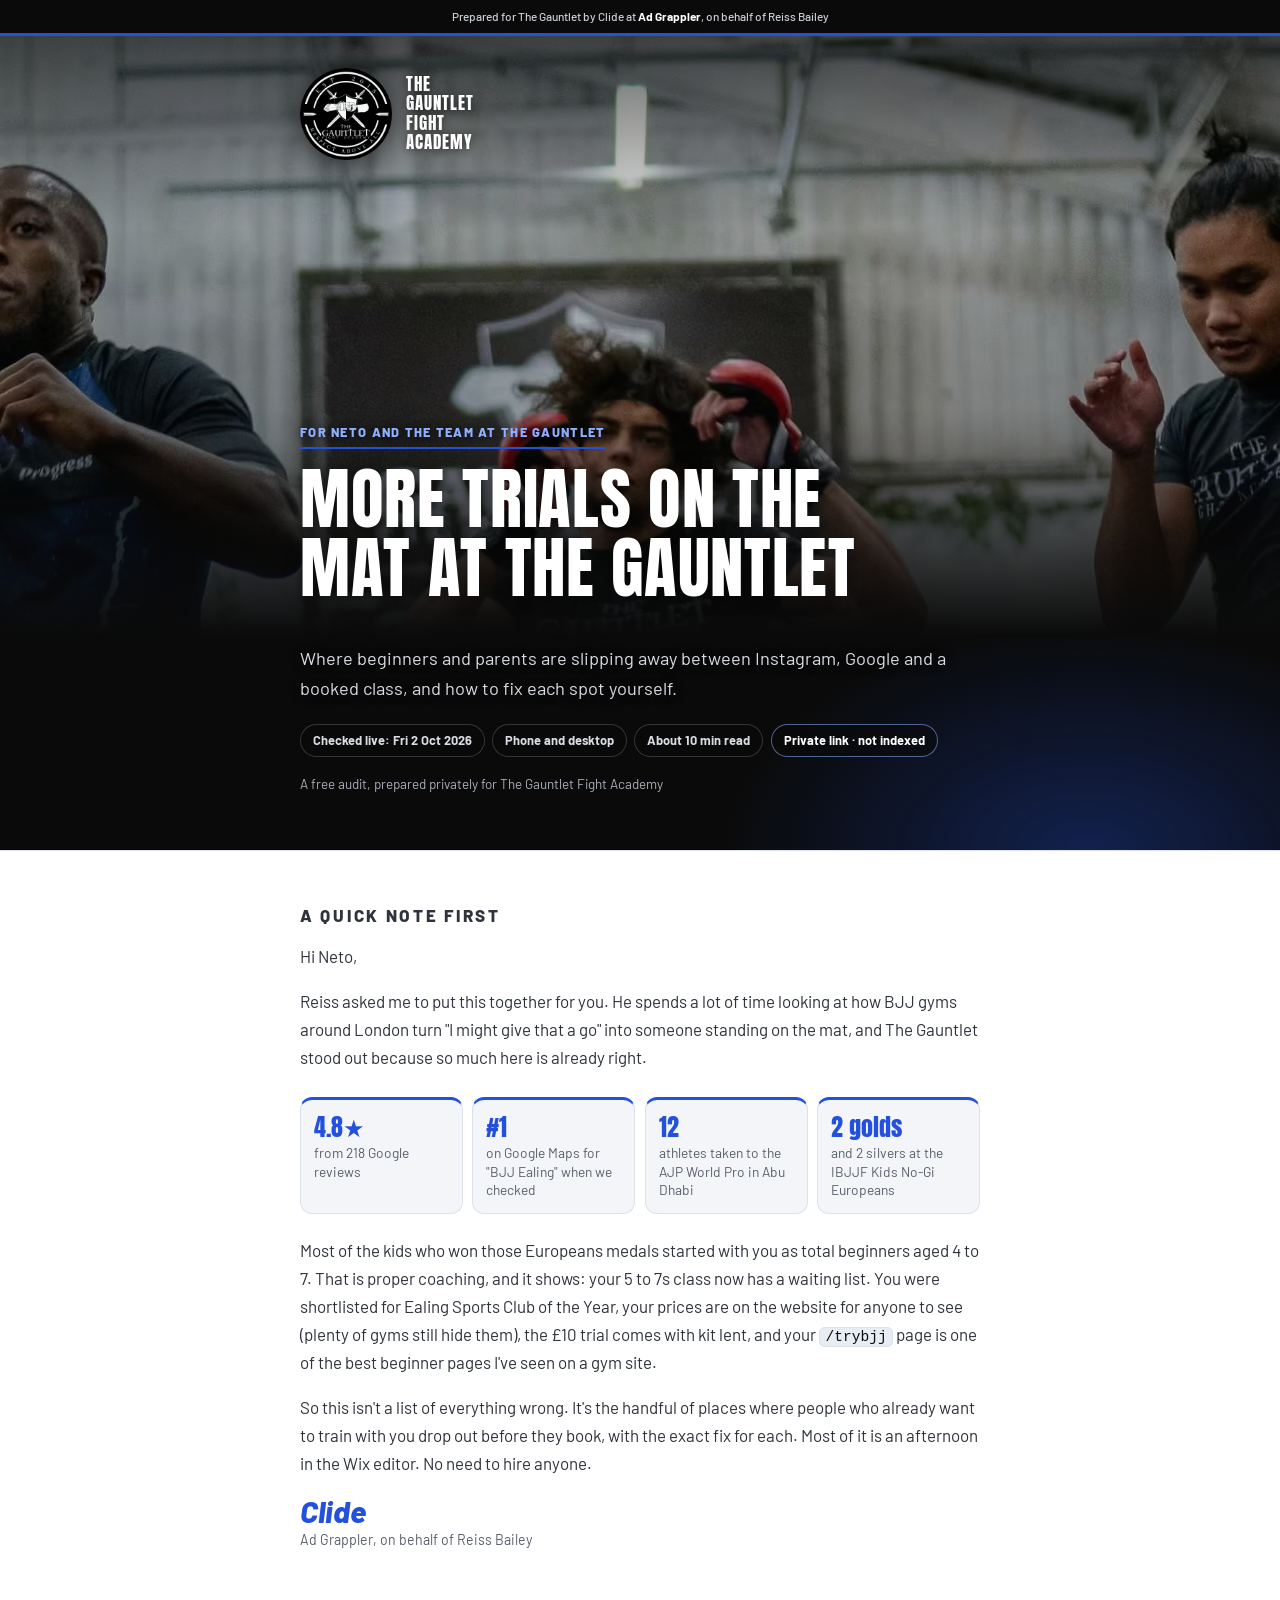
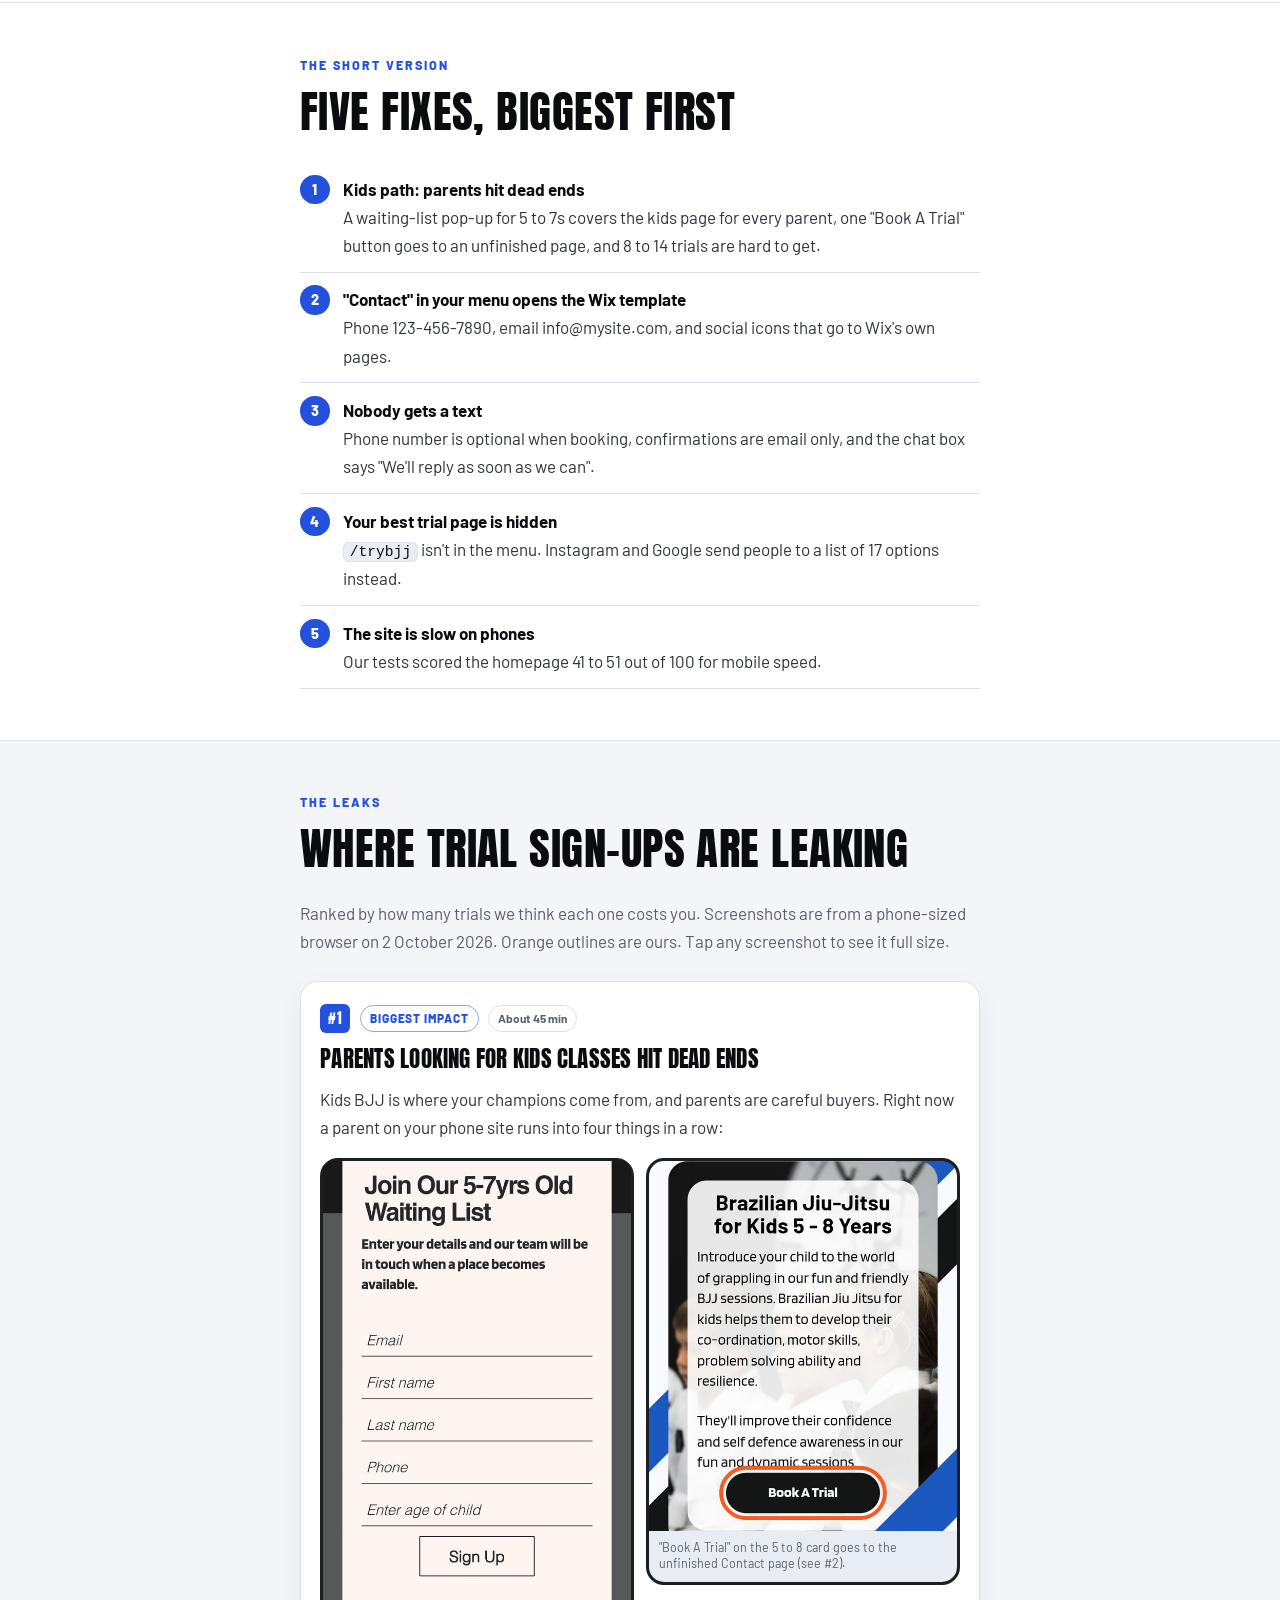
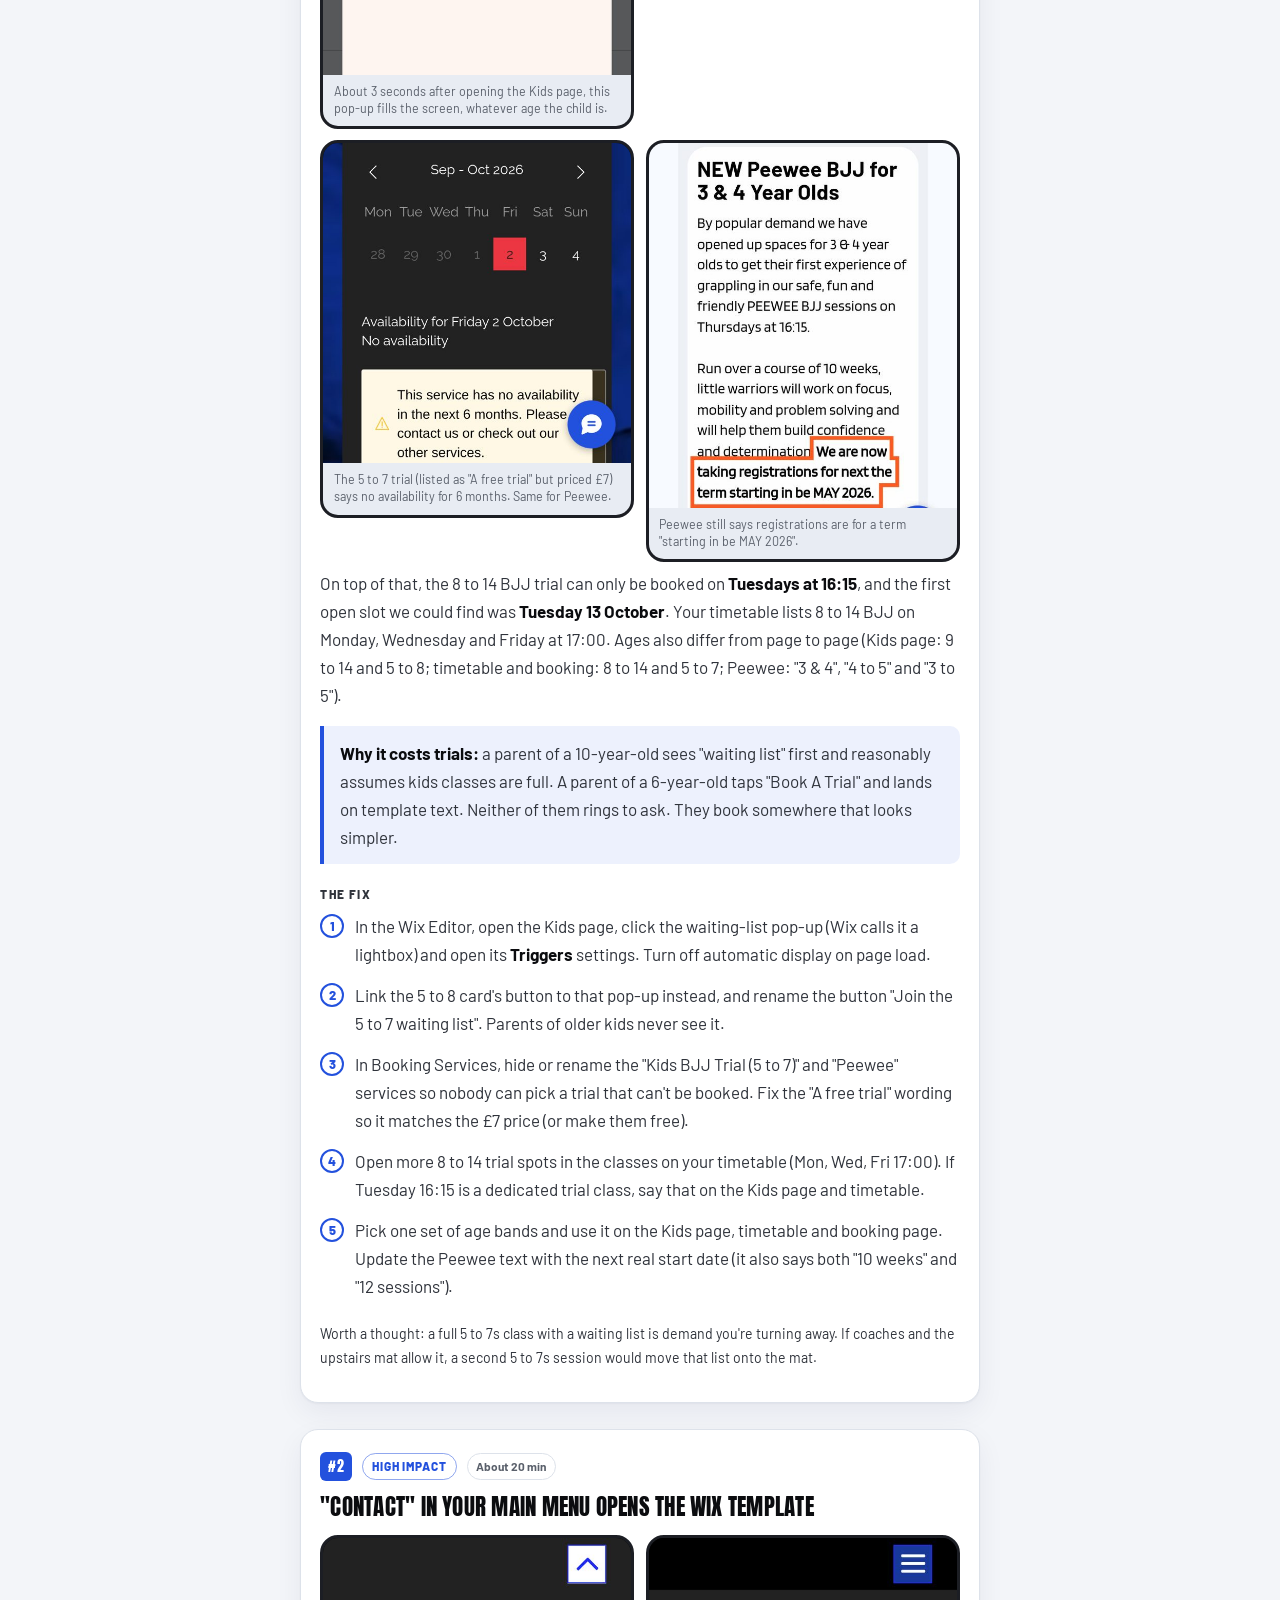
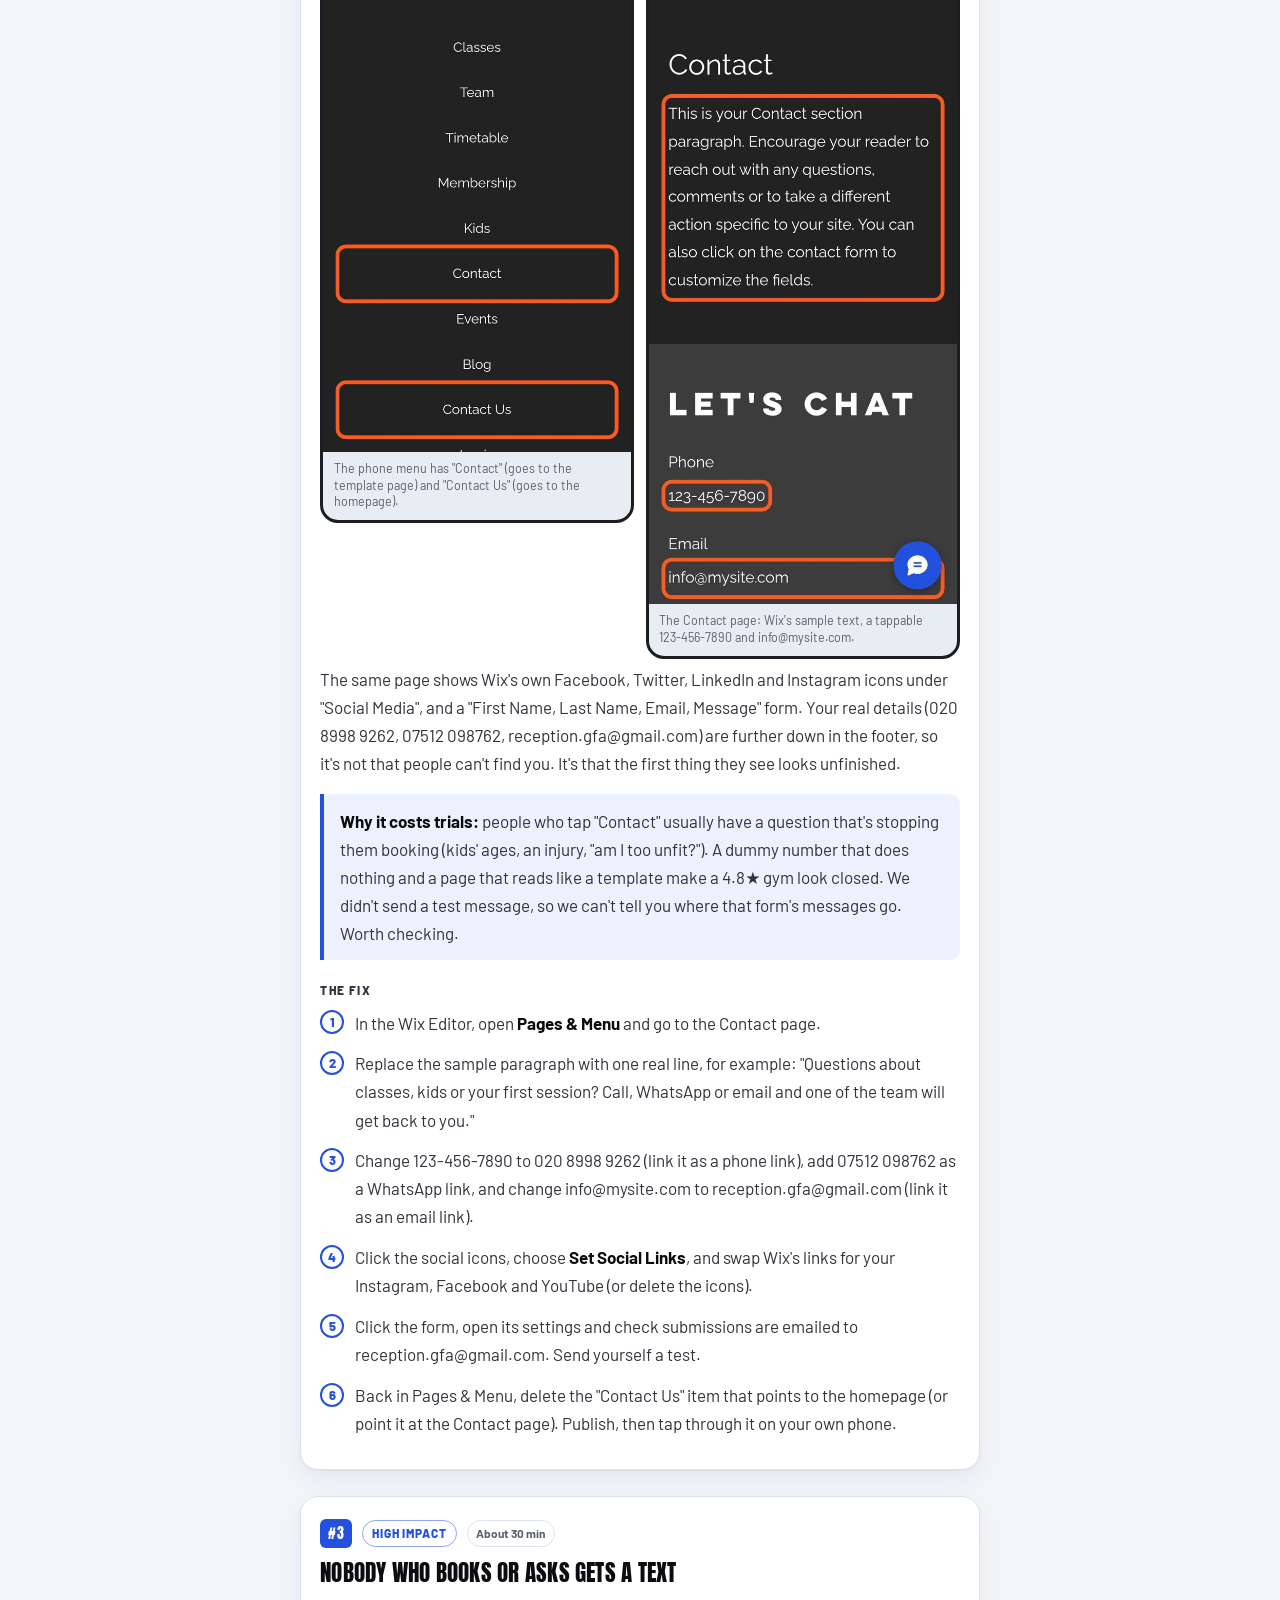
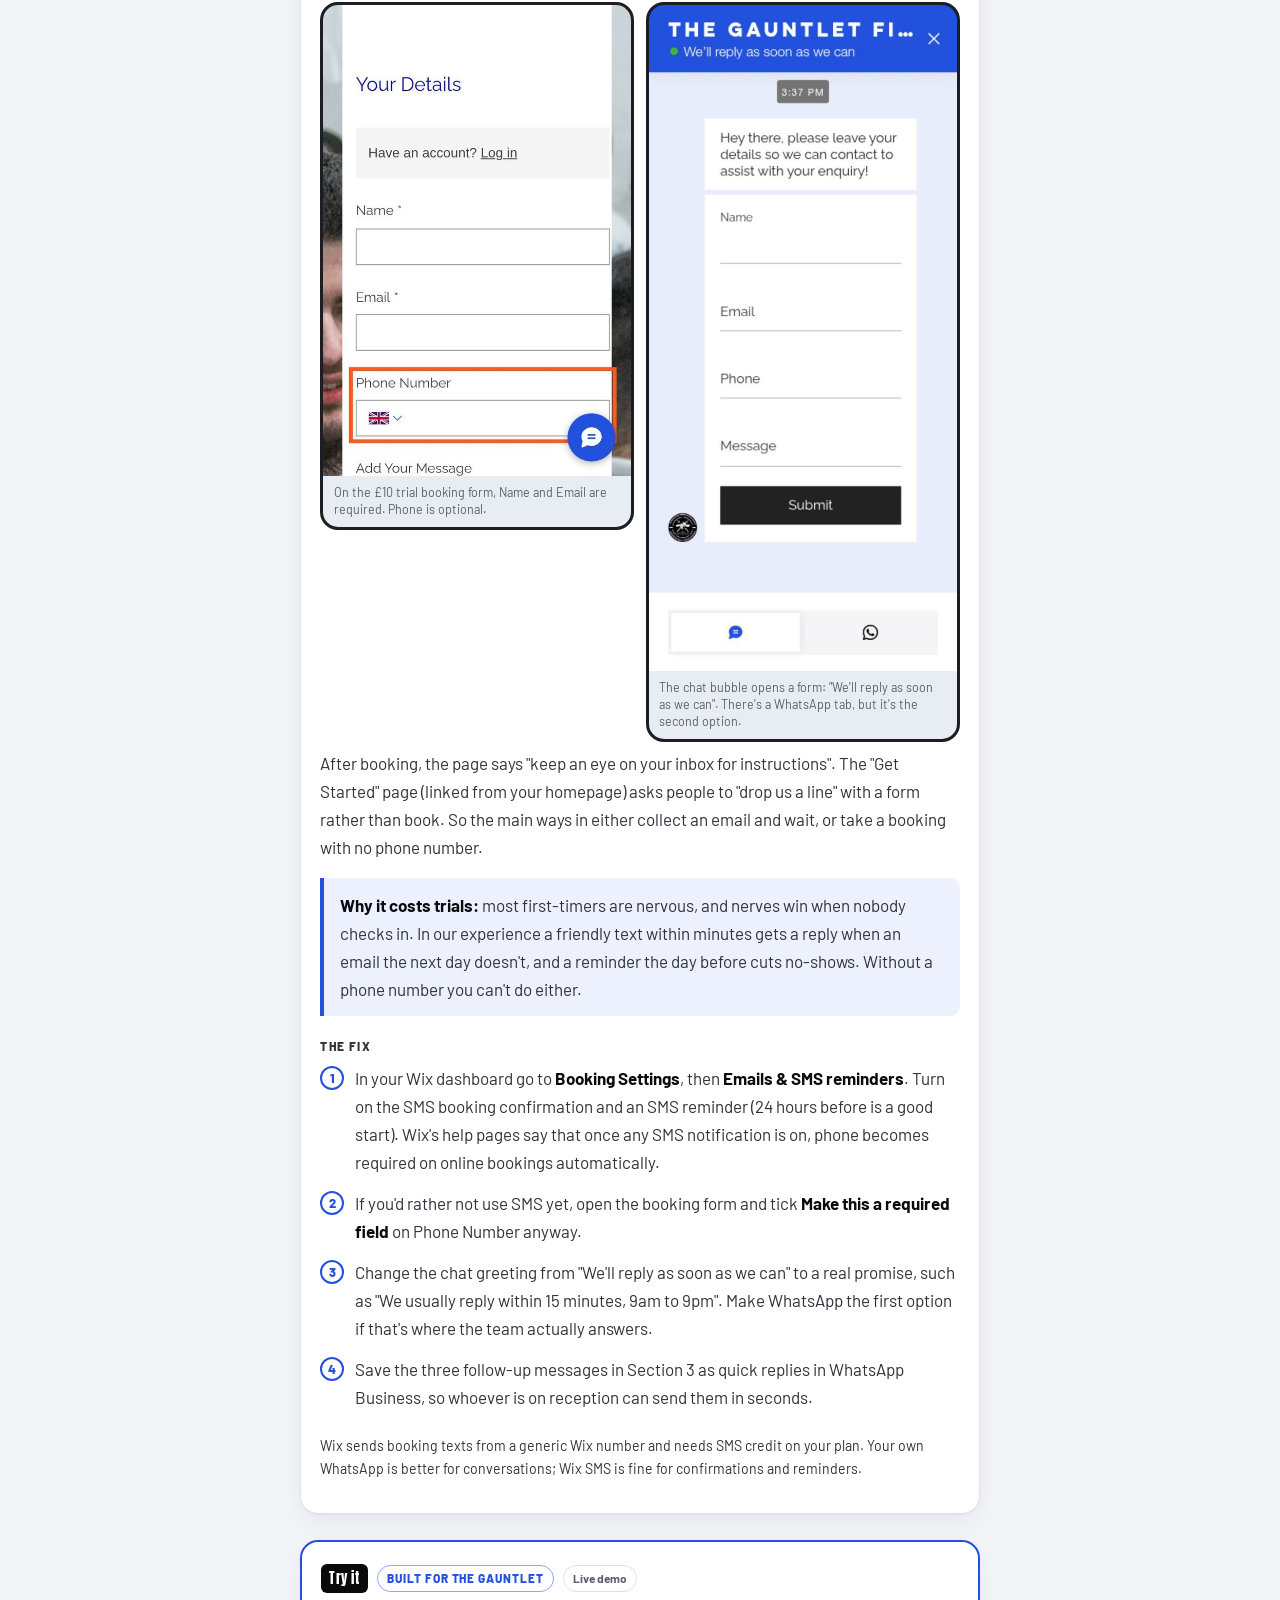
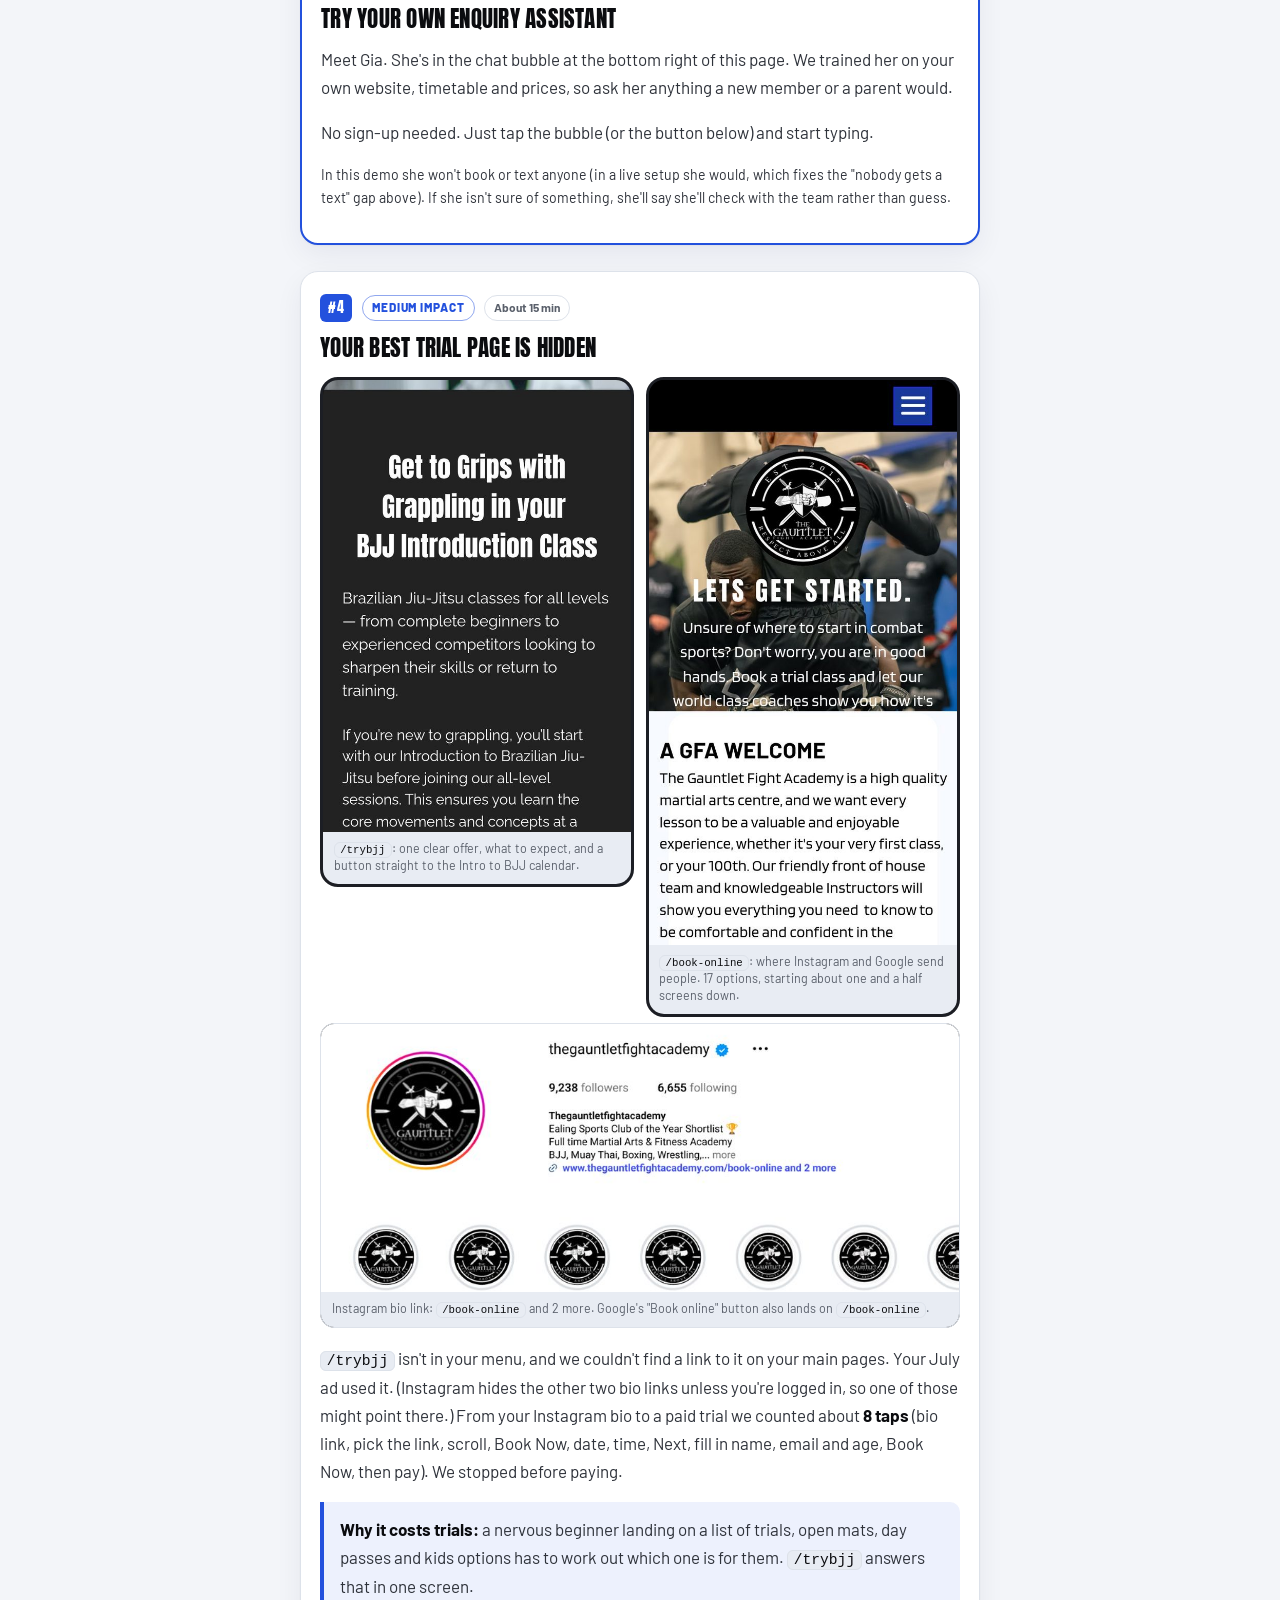
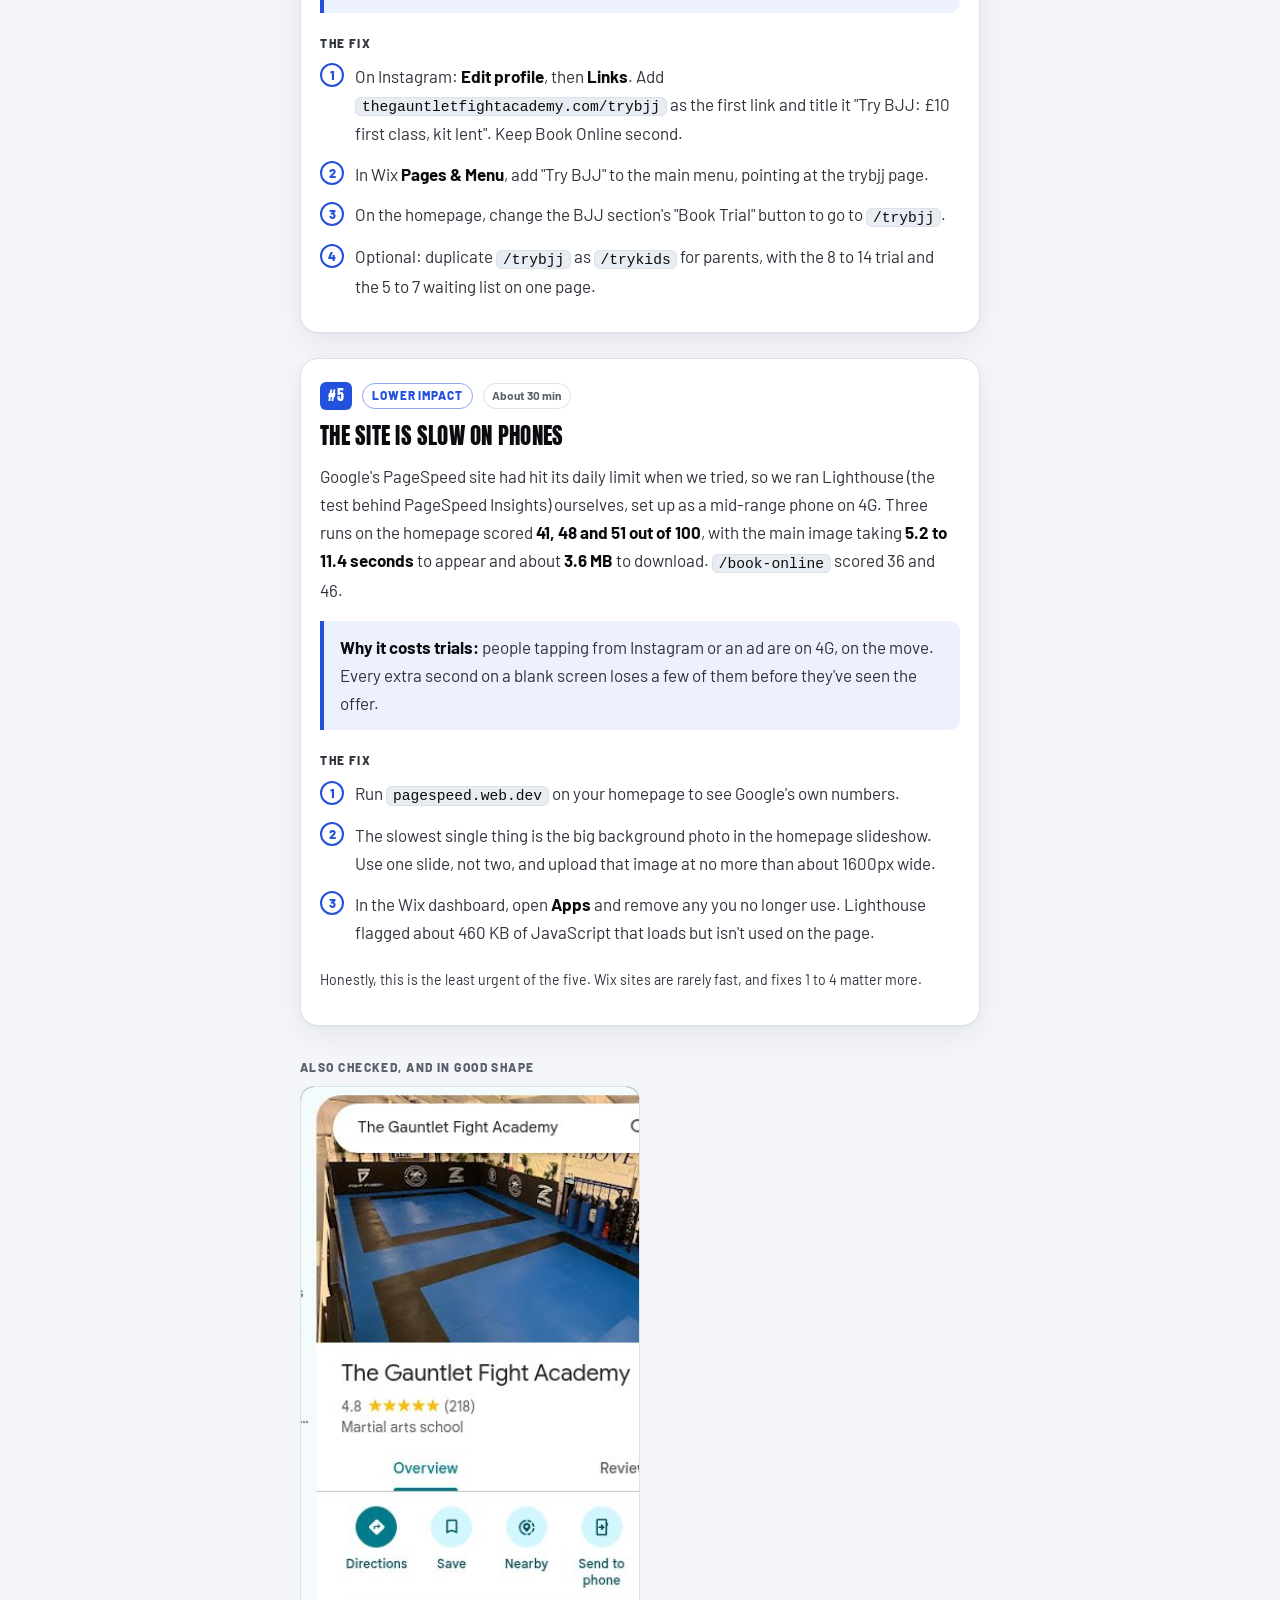
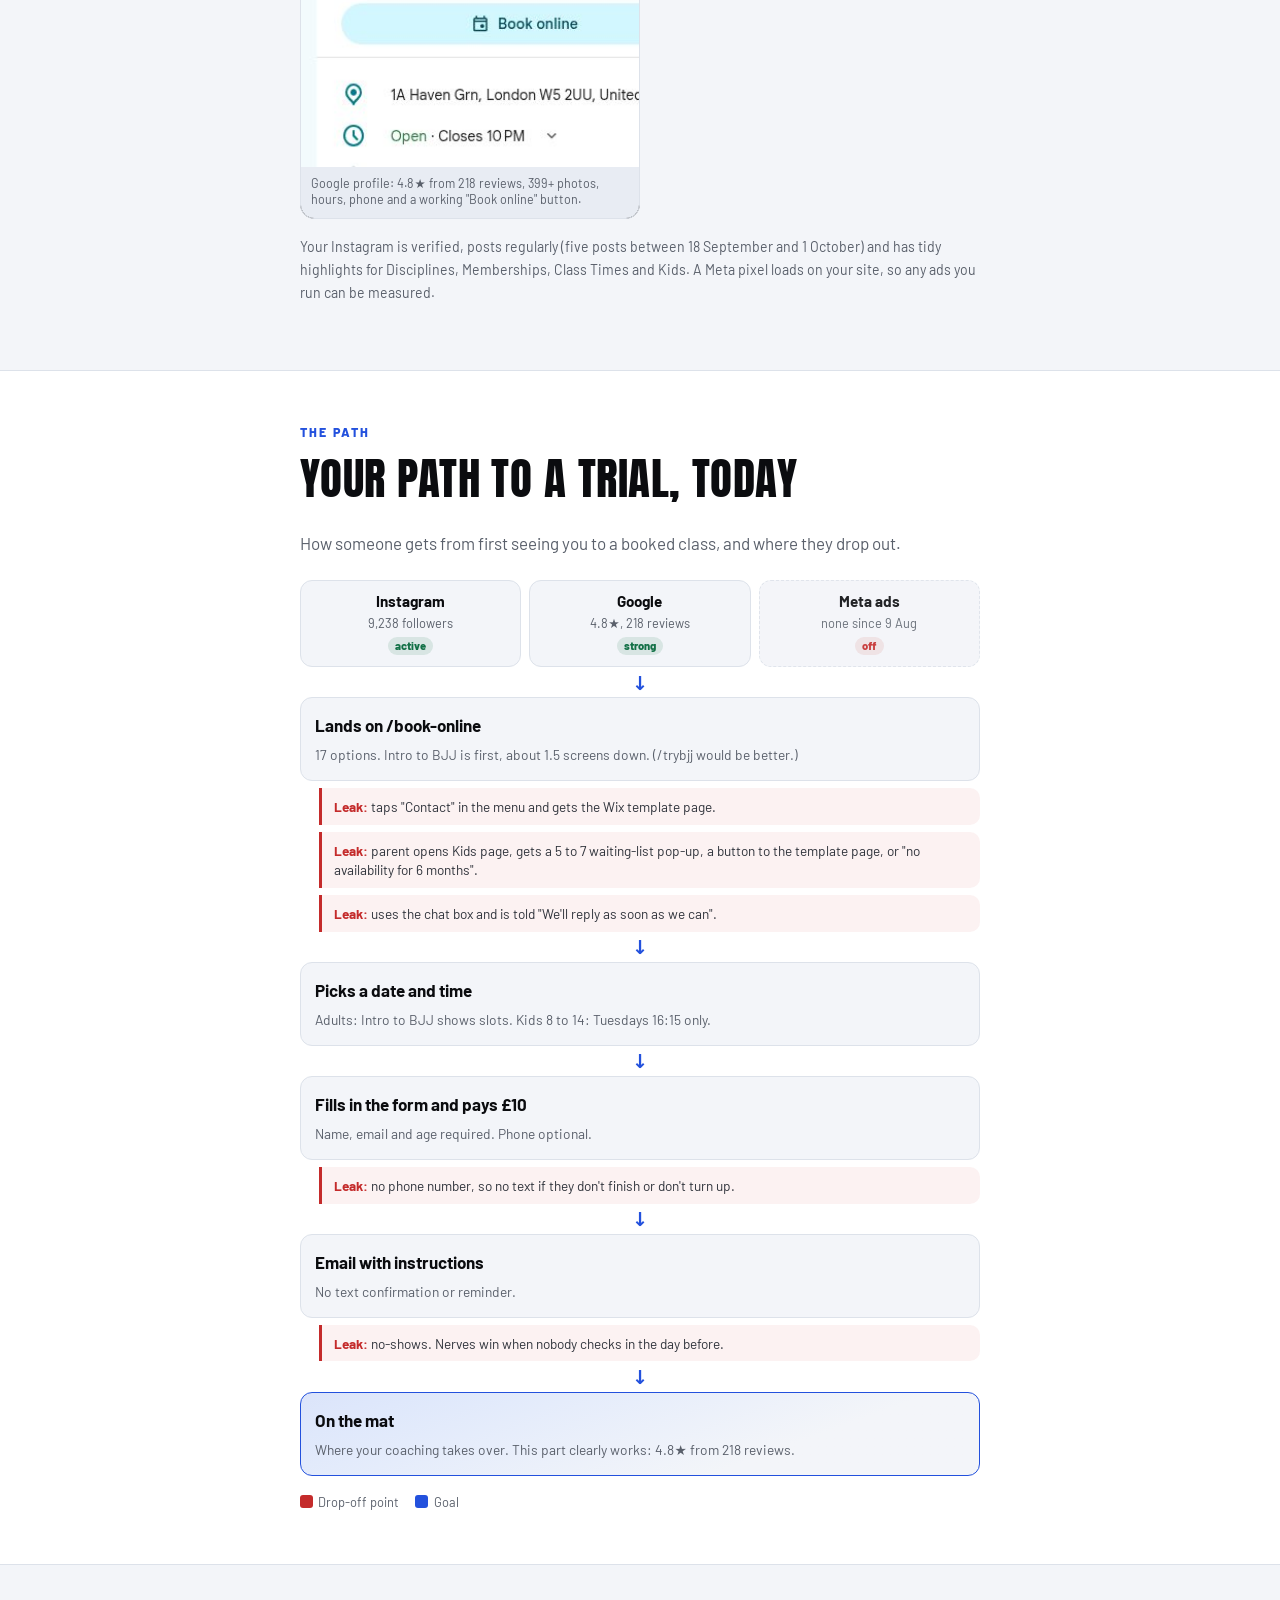
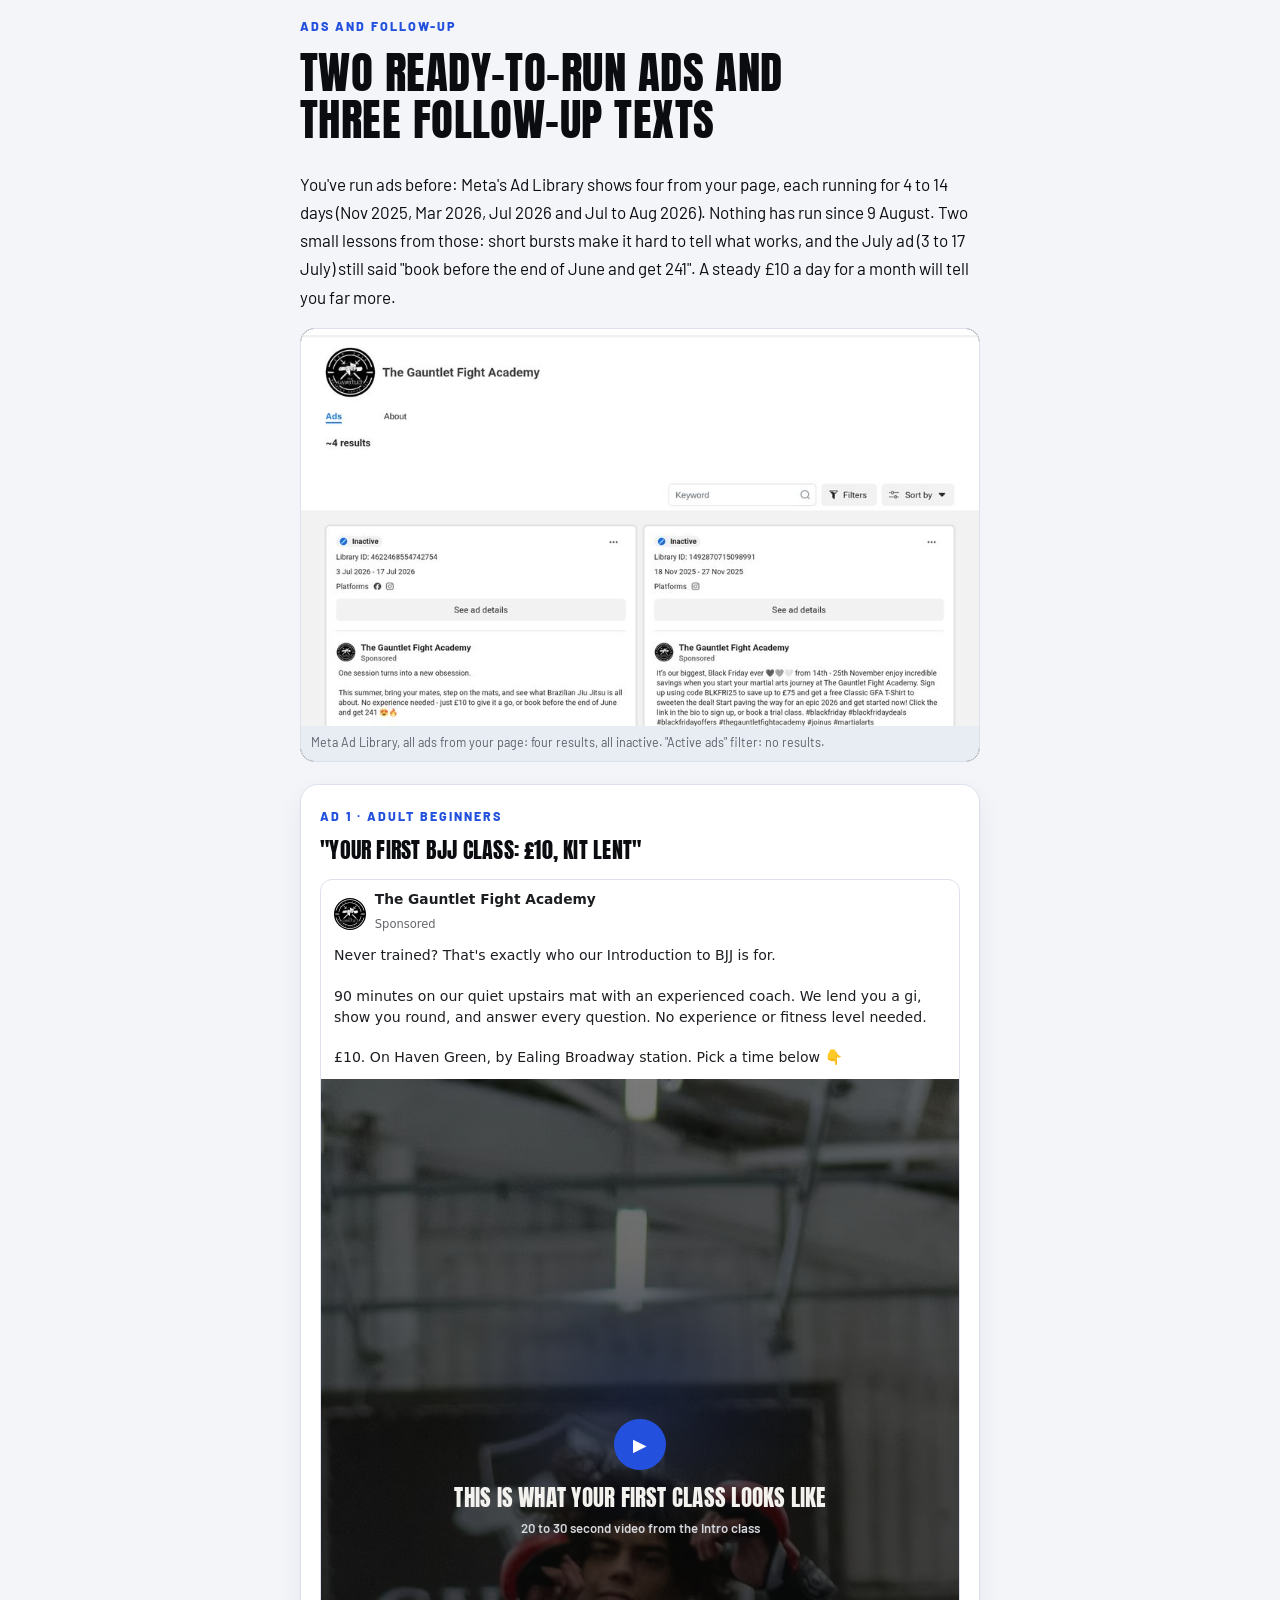
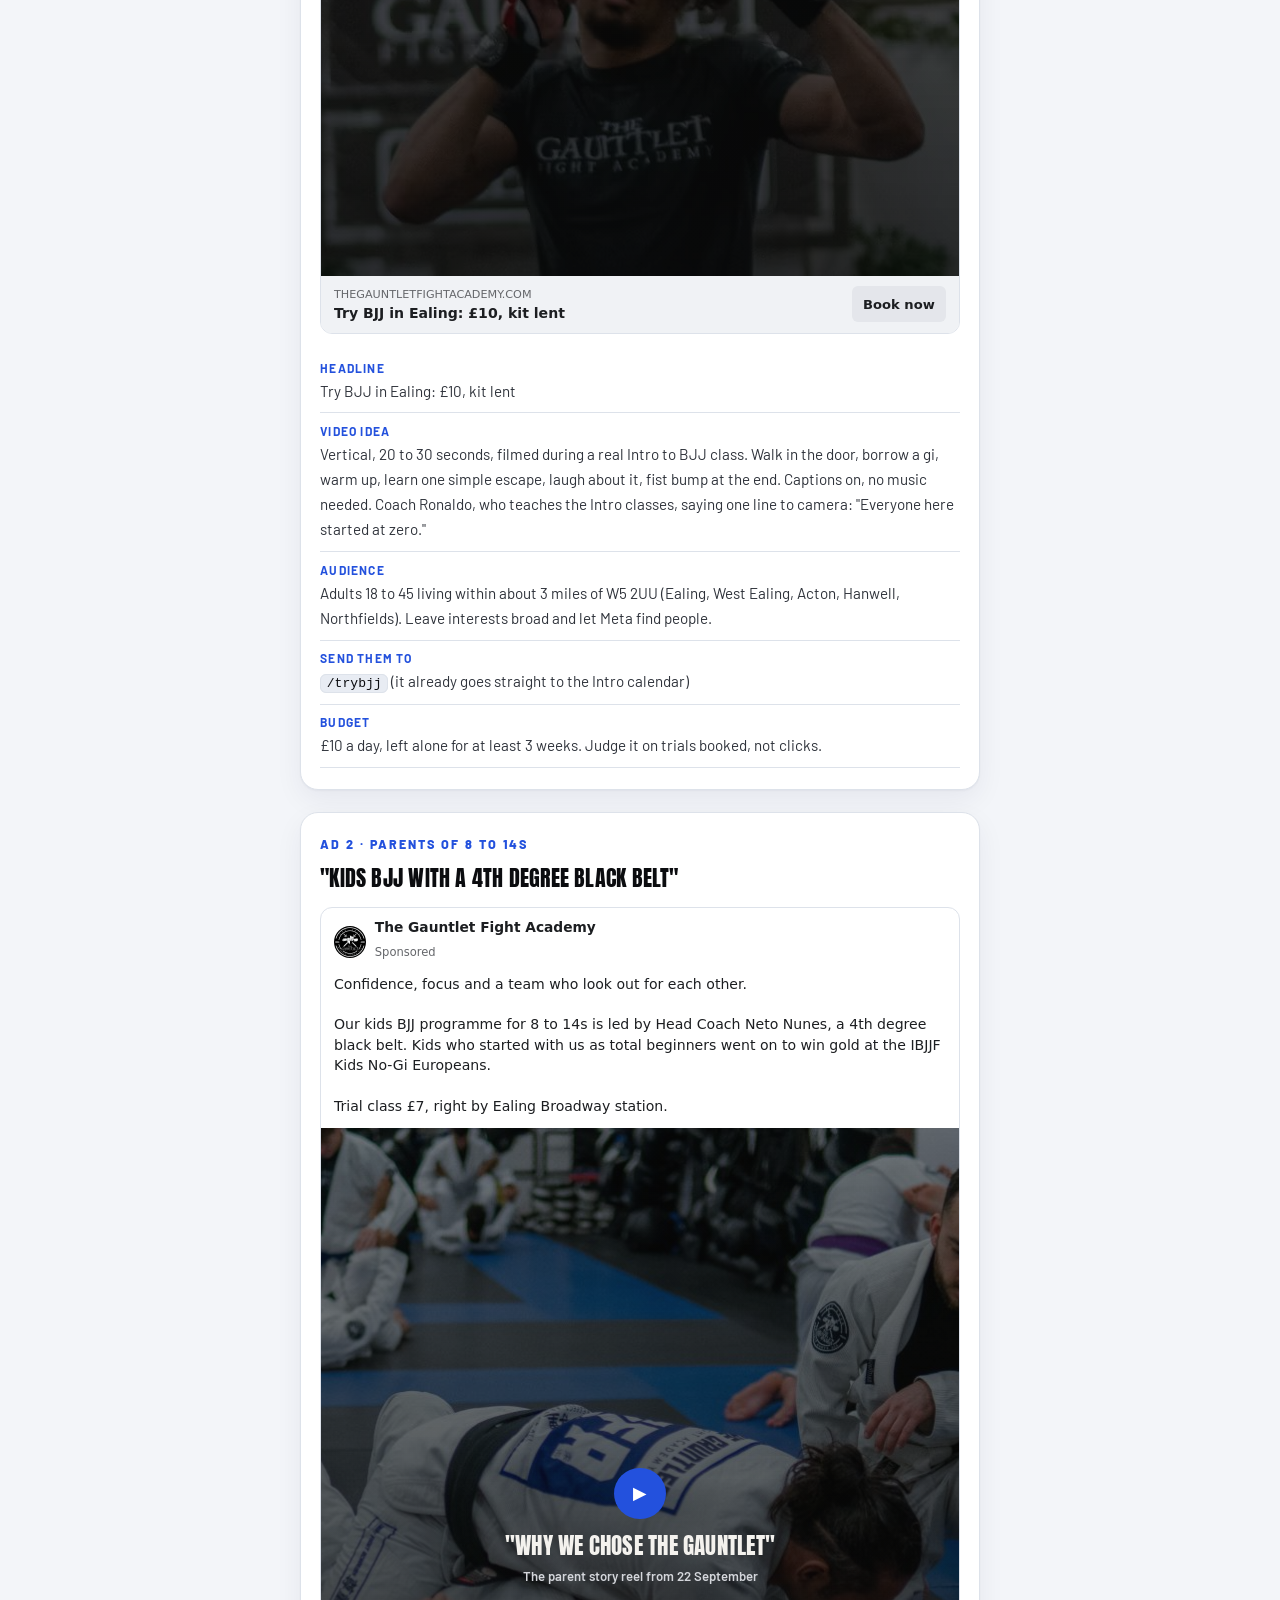
<file: r/the-gauntlet-0f622c62/index.html>
<!doctype html>
<html lang="en-GB">
<head>
<meta charset="utf-8">
<meta name="viewport" content="width=device-width, initial-scale=1">
<meta name="robots" content="noindex, nofollow, noarchive">
<meta name="googlebot" content="noindex, nofollow">
<title>Growth audit for The Gauntlet Fight Academy | Prepared by Clide at Ad Grappler</title>
<meta name="description" content="A free, private trial sign-up audit for The Gauntlet Fight Academy, Ealing. Checked live on 2 October 2026.">
<link rel="icon" href="assets/logo.png" type="image/png">
<link rel="preconnect" href="https://fonts.googleapis.com">
<link rel="preconnect" href="https://fonts.gstatic.com" crossorigin>
<link rel="stylesheet" href="https://fonts.googleapis.com/css2?family=Anton&family=Barlow:ital,wght@0,400;0,500;0,600;0,700;0,800;1,800&display=swap">
<link rel="preload" as="image" href="assets/hero.jpg">
<style>
/* =====================================================================
   BRAND CONFIG: the only block to change for the next gym.
   See /workspace/agency/audits/TEMPLATE-NOTES.md
   Source for The Gauntlet: thegauntletfightacademy.com (Wix theme CSS + logo),
   checked 2 Oct 2026. Logo/photos are the gym's own public images.
   ===================================================================== */
:root{
  --gym-name:"The Gauntlet Fight Academy";
  --brand-logo:url("assets/logo.png");        /* square, transparent PNG/SVG */
  --brand-hero:url("assets/hero.jpg");        /* hero background photo */
  --brand-photo-2:url("assets/photo-2.jpg");  /* closing section photo (optional: set to none) */
  --hero-position:center 40%;                 /* which part of the hero photo to keep on phones */
  --brand-primary:#2351DD;    /* main brand colour: buttons, links, numbers (needs >=4.5:1 on white) */
  --brand-secondary:#071870;  /* deep shade: button hover, gradients */
  --brand-accent:#1D67CD;     /* highlight: focus rings, small details */
  --brand-ink:#0A0A0A;        /* dark sections (top bar, hero, close, footer) */
  --brand-on-dark:#8FB0FF;    /* primary lightened for text on dark (needs >=4.5:1 on ink) */
  --font-display:"Anton",Impact,"Arial Narrow Bold",sans-serif;
  --font-body:"Barlow",system-ui,-apple-system,"Segoe UI",Roboto,"Helvetica Neue",Arial,sans-serif;
}
/* ===================== end of brand config ===================== */

/* Design tokens (light by default; .dark flips them) */
:root{--bg:#ffffff;--bg-2:#f3f5f9;--bg-3:#e8ecf3;--card:#ffffff;--line:#dde2ea;--text:#0b0c0f;--body:#2f333b;--muted:#5a606b;
--accent:var(--brand-primary);--accent-2:var(--brand-accent);--ink:#ffffff;--ok:#127046;--bad:#c42b2b;--radius:14px;
--tint:color-mix(in srgb,var(--brand-primary) 8%,transparent);--tint-2:color-mix(in srgb,var(--brand-primary) 16%,transparent);
--font:var(--font-body);--display:var(--font-display)}
.dark{--bg:var(--brand-ink);--bg-2:#15171c;--bg-3:#1e2129;--card:#15171c;--line:#2b2f38;--text:#ffffff;--body:#d9dce3;--muted:#a9aeb9;
--accent:var(--brand-on-dark);--ink:var(--brand-ink);--ok:#3ecf8e;--bad:#ff6b6b;--tint:color-mix(in srgb,var(--brand-on-dark) 10%,transparent);
background-color:var(--bg);color:var(--text)}
*,*::before,*::after{box-sizing:border-box}
html{-webkit-text-size-adjust:100%;scroll-behavior:smooth}
body{margin:0;background:var(--bg);color:var(--text);font-family:var(--font);font-size:1.0625rem;line-height:1.65;-webkit-font-smoothing:antialiased}
img{max-width:100%;display:block;height:auto}
a{color:var(--accent);text-underline-offset:.15em}
a:focus-visible,.btn:focus-visible{outline:3px solid var(--brand-accent);outline-offset:3px;border-radius:6px}
h1,h2,h3{line-height:1.1;margin:0 0 .6em}
h1,h2{font-family:var(--display);font-weight:400;text-transform:uppercase;letter-spacing:.01em;text-wrap:balance}
h1{font-size:clamp(2.3rem,10vw,4.2rem);line-height:1.02}
h2{font-size:clamp(1.8rem,7vw,2.8rem);line-height:1.05}
h3{font-size:1.2rem;font-weight:800}
p{margin:0 0 1em}
ul,ol{margin:0;padding:0}
b,strong{color:var(--text)}
.read{max-width:720px;margin:0 auto;padding:0 1.25rem}
.kicker{font-size:.78rem;font-weight:800;text-transform:uppercase;letter-spacing:.16em;color:var(--accent);margin:0 0 .8rem}
.muted{color:var(--muted)}
.small{font-size:.9rem}
section{padding:3.2rem 0;border-top:1px solid var(--line)}

/* top bar: small Ad Grappler credit */
.topbar{background:var(--brand-ink);color:#c9cdd6;text-align:center;font-size:.74rem;font-weight:500;line-height:1.4;padding:.5rem 1rem;border-bottom:3px solid var(--brand-primary);text-wrap:balance}
.topbar b{color:#fff;font-weight:700}

/* hero: gym logo + photo */
.hero{position:relative;isolation:isolate;padding:1.6rem 0 2.8rem;border-top:0;
background:radial-gradient(520px 320px at 85% 100%,color-mix(in srgb,var(--brand-primary) 32%,transparent),transparent 70%),var(--brand-ink)}
.hero::before{content:"";position:absolute;inset:0 0 auto 0;height:clamp(470px,62vw,600px);z-index:-1;
background:linear-gradient(180deg,rgba(10,10,10,.62) 0%,rgba(10,10,10,.12) 32%,rgba(10,10,10,.3) 62%,var(--brand-ink) 100%),var(--brand-hero) var(--hero-position)/cover no-repeat}
.brand{display:flex;align-items:center;gap:.85rem;margin:0 0 13rem;text-decoration:none;color:#fff}
.brand-logo{flex:none;width:76px;height:76px;background:var(--brand-logo) center/contain no-repeat;filter:drop-shadow(0 4px 14px rgba(0,0,0,.55))}
.brand-name::before{content:var(--gym-name)}
.brand-name{font-family:var(--display);text-transform:uppercase;letter-spacing:.06em;font-size:1.05rem;line-height:1.15;max-width:12ch;text-shadow:0 1px 8px rgba(0,0,0,.6)}
.hero .for{display:inline-block;font-size:.8rem;font-weight:800;text-transform:uppercase;letter-spacing:.1em;color:var(--accent);border-bottom:2px solid var(--brand-primary);padding-bottom:.3rem;margin-bottom:1rem;text-shadow:0 1px 10px rgba(0,0,0,.8)}
.hero h1{text-shadow:0 2px 18px rgba(0,0,0,.45)}
.hero .sub{font-size:1.14rem;color:var(--body);text-shadow:0 1px 10px rgba(0,0,0,.6)}
.meta-row{display:flex;flex-wrap:wrap;gap:.45rem;margin-top:1.3rem}
.meta-row span{font-size:.8rem;font-weight:700;border:1px solid rgba(255,255,255,.18);background:rgba(10,10,10,.55);backdrop-filter:blur(6px);-webkit-backdrop-filter:blur(6px);border-radius:999px;padding:.32rem .75rem;color:var(--body)}
.meta-row span.private{border-color:color-mix(in srgb,var(--brand-on-dark) 55%,transparent);color:#fff}
.private-note{font-size:.84rem;color:var(--muted);margin:1rem 0 0}

/* letter */
.letter p{color:var(--body);font-size:1.06rem}
.letter .sig,.close .sig,.sig{font-family:var(--font-body);font-weight:800;font-style:italic;font-size:1.9rem;color:var(--accent);margin:1rem 0 0;line-height:1.1}
.letter .sig-role,.close .sig-role,.sig-role{font-size:.88rem;color:var(--muted);margin:0}
.wins{display:grid;grid-template-columns:1fr 1fr;gap:.6rem;margin:1.6rem 0 1.4rem}
.wins li{list-style:none;background:var(--bg-2);border:1px solid var(--line);border-top:3px solid var(--brand-primary);border-radius:12px;padding:.85rem .8rem;font-size:.86rem;color:var(--muted);line-height:1.35}
.wins li b{display:block;font-family:var(--display);font-weight:400;font-size:1.5rem;color:var(--accent);line-height:1.1;margin-bottom:.25rem}

/* summary list */
.summary{counter-reset:s;margin:1.2rem 0 0}
.summary li{list-style:none;counter-increment:s;position:relative;padding:.8rem 0 .8rem 2.7rem;border-bottom:1px solid var(--line);color:var(--body)}
.summary li::before{content:counter(s);position:absolute;left:0;top:.8rem;width:1.85rem;height:1.85rem;border-radius:50%;background:var(--accent);color:var(--ink);font-weight:800;display:grid;place-items:center;font-size:.9rem}
.summary li b{display:block}

/* issue cards */
#leaks,#ads{background:var(--bg-2)}
.issue{background:var(--card);border:1px solid var(--line);border-radius:18px;padding:1.4rem 1.2rem 1.2rem;margin-top:1.6rem;box-shadow:0 1px 2px rgba(10,20,60,.04),0 10px 28px rgba(10,20,60,.06)}
.issue-top{display:flex;align-items:center;gap:.6rem;margin-bottom:.8rem;flex-wrap:wrap}
.rank{font-family:var(--display);font-size:.9rem;background:var(--accent);color:var(--ink);border-radius:6px;padding:.15rem .5rem;letter-spacing:.04em}
.impact{font-size:.74rem;font-weight:800;text-transform:uppercase;letter-spacing:.08em;color:var(--accent);border:1px solid color-mix(in srgb,var(--accent) 50%,transparent);border-radius:999px;padding:.15rem .55rem}
.time{font-size:.74rem;font-weight:700;color:var(--muted);border:1px solid var(--line);border-radius:999px;padding:.15rem .55rem}
.issue h3{font-family:var(--display);font-weight:400;text-transform:uppercase;letter-spacing:.01em;font-size:1.45rem;line-height:1.1}
.issue p{color:var(--body)}
.label{font-size:.75rem;font-weight:800;text-transform:uppercase;letter-spacing:.12em;color:var(--muted);margin:1.3rem 0 .5rem}
.shots{display:grid;grid-template-columns:1fr 1fr;gap:.7rem;margin:1rem 0 .4rem;align-items:start}
.shots .shot{margin:0}
.shot a{display:block}
.zoom{font-size:.72rem;color:var(--muted);text-align:right;margin:.2rem 0 0}
.shots.one{grid-template-columns:1fr}
.shot{margin:0 0 1rem;background:#000;border:1px solid var(--line);border-radius:14px;overflow:hidden}
.shot img{width:100%}
.shot figcaption{font-size:.78rem;color:var(--muted);padding:.5rem .65rem .6rem;line-height:1.35;background:var(--bg-3)}
.phone{border-radius:18px;border:3px solid #1c1e24}
.steps{counter-reset:st;margin:.2rem 0 0}
.steps li{list-style:none;counter-increment:st;position:relative;padding:0 0 .8rem 2.2rem;color:var(--body)}
.steps li::before{content:counter(st);position:absolute;left:0;top:.1rem;width:1.5rem;height:1.5rem;border-radius:50%;border:2px solid var(--accent);color:var(--accent);font-weight:800;font-size:.8rem;display:grid;place-items:center}
.why{border-left:4px solid var(--accent);background:var(--tint);padding:.8rem 1rem;border-radius:0 10px 10px 0;margin:.4rem 0 0}
.why p:last-child{margin:0}
.note{font-size:.88rem;color:var(--muted);margin-top:.6rem}
code{font-family:ui-monospace,Menlo,Consolas,monospace;font-size:.86em;background:var(--bg-3);border:1px solid var(--line);border-radius:6px;padding:.05rem .35rem;color:var(--text);word-break:break-word}

/* path diagram */
.path{margin-top:1.4rem}
.doors{display:grid;grid-template-columns:repeat(3,1fr);gap:.5rem}
.door{background:var(--bg-2);border:1px solid var(--line);border-radius:12px;padding:.7rem .55rem;text-align:center;font-size:.8rem;color:var(--muted);line-height:1.3}
.door b{display:block;font-size:.95rem;color:var(--text);margin-bottom:.2rem}
.door.off{border-style:dashed;opacity:.9}
.door .tag{display:inline-block;margin-top:.35rem;font-size:.7rem;font-weight:800;padding:.1rem .45rem;border-radius:999px}
.tag.good{background:rgba(18,112,70,.12);color:var(--ok)}
.tag.bad{background:rgba(196,43,43,.1);color:var(--bad)}
.arrow{text-align:center;color:var(--accent);font-weight:900;font-size:1.2rem;line-height:1;margin:.35rem 0}
.stage{position:relative;background:var(--bg-2);border:1px solid var(--line);border-radius:12px;padding:.8rem .9rem}
.stage b{display:block;color:var(--text)}
.stage span{font-size:.86rem;color:var(--muted)}
.stage.end{border-color:var(--accent);background:linear-gradient(160deg,var(--tint-2),var(--bg-2) 70%)}
.leak{margin:.45rem 0 0 1.2rem;padding:.55rem .75rem;border-left:3px solid var(--bad);background:rgba(196,43,43,.06);border-radius:0 10px 10px 0;font-size:.85rem;color:var(--body);line-height:1.4}
.leak b{color:var(--bad)}
.legend{display:flex;gap:1rem;flex-wrap:wrap;font-size:.8rem;color:var(--muted);margin-top:1rem}
.legend i{display:inline-block;width:.8rem;height:.8rem;border-radius:3px;margin-right:.35rem;vertical-align:-1px}

/* ads */
.ad{background:var(--card);border:1px solid var(--line);border-radius:18px;padding:1.3rem 1.2rem;margin-top:1.4rem;box-shadow:0 1px 2px rgba(10,20,60,.04),0 10px 28px rgba(10,20,60,.06)}
.ad h3{font-family:var(--display);font-weight:400;text-transform:uppercase;letter-spacing:.01em;font-size:1.35rem}
.mock{background:#fff;color:#1c1e21;border:1px solid var(--line);border-radius:12px;overflow:hidden;margin:1rem 0;font-family:system-ui,-apple-system,"Segoe UI",Roboto,Arial,sans-serif}
.mock-h{display:flex;gap:.55rem;align-items:center;padding:.7rem .8rem .4rem}
.mock-h i{width:2rem;height:2rem;border-radius:50%;background:var(--brand-logo) center/contain no-repeat,#111;display:block;flex:none}
.mock-h b{color:#1c1e21;font-size:.86rem;display:block;line-height:1.2}
.mock-h span{font-size:.72rem;color:#65676b}
.mock-t{padding:.2rem .8rem .7rem;font-size:.88rem;line-height:1.45;white-space:pre-line}
.mock-img{color:#f4f2ee;aspect-ratio:4/5;display:grid;place-items:center;align-content:center;text-align:center;padding:1.2rem;font-family:var(--display);text-transform:uppercase;font-size:1.45rem;line-height:1.15;letter-spacing:.01em;
background:linear-gradient(180deg,rgba(10,10,10,.55),rgba(10,10,10,.8)),radial-gradient(260px 200px at 50% 40%,color-mix(in srgb,var(--brand-primary) 45%,transparent),transparent 70%),var(--brand-hero) center/cover no-repeat,#111}
.mock-img.alt{background:linear-gradient(180deg,rgba(10,10,10,.5),rgba(10,10,10,.8)),var(--brand-photo-2) center/cover no-repeat,#111}
.mock-img::before{content:"▶";display:grid;place-items:center;width:3.2rem;height:3.2rem;margin:0 auto .9rem;border-radius:50%;background:var(--brand-primary);color:#fff;font-size:1.1rem;font-family:system-ui,sans-serif}
.mock-img small{display:block;font-family:var(--font);text-transform:none;font-size:.82rem;color:#d4d6db;margin-top:.6rem;font-weight:600;letter-spacing:0}
.mock-f{display:flex;justify-content:space-between;align-items:center;gap:.6rem;padding:.65rem .8rem;background:#f0f2f5}
.mock-f span{font-size:.7rem;color:#65676b;text-transform:uppercase;display:block}
.mock-f b{font-size:.88rem;color:#1c1e21;line-height:1.25;display:block}
.mock-f em{font-style:normal;background:#e4e6eb;color:#1c1e21;font-weight:700;font-size:.82rem;padding:.45rem .7rem;border-radius:6px;white-space:nowrap}
.spec{margin:.6rem 0 0}
.spec li{list-style:none;padding:.55rem 0;border-bottom:1px solid var(--line);color:var(--body);font-size:.95rem}
.spec li b{color:var(--accent);display:block;font-size:.75rem;text-transform:uppercase;letter-spacing:.1em}

/* texts */
.sms{margin-top:1rem}
.bubble{background:#1a7f45;color:#fff;border-radius:18px 18px 4px 18px;padding:.8rem 1rem;margin:.2rem 0 1.1rem auto;max-width:92%;font-size:.95rem;line-height:1.45}
.when{display:block;text-align:right;font-size:.75rem;color:var(--muted);font-weight:700;text-transform:uppercase;letter-spacing:.08em}

/* estimate */
.est{width:100%;border-collapse:collapse;margin-top:1rem;font-size:.9rem}
.est th,.est td{text-align:left;vertical-align:top;padding:.7rem .5rem;border-bottom:1px solid var(--line)}
.est th{font-size:.72rem;text-transform:uppercase;letter-spacing:.1em;color:var(--muted)}
.est td{color:var(--body)}
.est td:last-child{white-space:nowrap;font-weight:800;color:var(--text);text-align:right}
.est tr.sub td{background:var(--bg-2);font-weight:800;color:var(--text)}
.est tr.total td{background:var(--tint-2);color:var(--brand-secondary);font-weight:800;font-size:1rem}
.caveat{border:1px dashed var(--line);border-radius:12px;padding:.9rem 1rem;margin-top:1.2rem;color:var(--muted);font-size:.9rem}

/* close */
.close{border-top:4px solid var(--brand-primary);
background:linear-gradient(180deg,rgba(10,10,10,.86) 0%,rgba(10,10,10,.68) 35%,rgba(10,10,10,.92) 75%,var(--brand-ink) 100%),var(--brand-photo-2) center 30%/cover no-repeat,var(--brand-ink)}
.close p{color:var(--body);font-size:1.06rem}
.btn{display:flex;width:100%;align-items:center;justify-content:center;gap:.5rem;min-height:56px;padding:.9rem 1.2rem;border-radius:999px;background:var(--brand-primary);color:#fff;font-weight:800;font-size:1.05rem;letter-spacing:.01em;text-decoration:none;text-align:center;box-shadow:0 10px 30px color-mix(in srgb,var(--brand-primary) 40%,transparent);margin:1.4rem 0 .6rem;transition:background .15s}
.btn:hover{background:var(--brand-secondary)}
.btn::after{content:"→"}
.foot{border-top:1px solid var(--line);padding:2.2rem 0 2.6rem;color:var(--muted);font-size:.84rem}
.foot p{margin:0 0 .6rem}
.foot .brand{margin:0 0 1.2rem}
.close .brand{margin:0}
.foot .brand-logo{width:48px;height:48px}
.foot .brand-name{font-size:.9rem;max-width:none}
.credit{color:#fff;font-weight:600}
.checklist li{list-style:none;position:relative;padding:.5rem 0 .5rem 2rem;border-bottom:1px solid var(--line);color:var(--body);font-size:.95rem}
.checklist li::before{content:"";position:absolute;left:0;top:.75rem;width:1.1rem;height:1.1rem;border:2px solid var(--accent);border-radius:4px}
/* enquiry assistant demo (chat bubble is the GHL widget, loaded before </body>) */
.issue.try{border:2px solid var(--brand-primary)}
.rank.try-tag{background:var(--brand-ink);color:#fff}
.try-open{border:0;font-family:inherit;cursor:pointer;margin:1.1rem 0 .4rem}
.try-open[hidden]{display:none}
@media (max-width:560px){
.est thead{display:none}
.est tr{display:grid;grid-template-columns:1fr auto;column-gap:.8rem;border-bottom:1px solid var(--line);padding:.7rem .2rem}
.est td{border:0;padding:0}
.est td:nth-child(1){font-weight:800;color:var(--text)}
.est td:nth-child(2){grid-column:1 / -1;grid-row:2;font-size:.86rem;color:var(--muted);padding-top:.25rem}
.est td:last-child{grid-column:2;grid-row:1}
.est tr.sub,.est tr.total{padding:.7rem .6rem;border-radius:8px}
.est tr.sub{background:var(--bg-2)}
.est tr.total{background:var(--tint-2)}
.est tr.total td{color:var(--brand-secondary)}
.est tr.sub td,.est tr.total td{background:none;grid-row:1}
}
@media (min-width:640px){.wins{grid-template-columns:repeat(4,1fr)}.hero{padding:2rem 0 3.4rem}.hero .brand{margin-bottom:16rem}.brand-logo{width:92px;height:92px}}
</style>
</head>
<body>

<div class="topbar dark">Prepared for The Gauntlet by Clide at <b>Ad Grappler</b>, on behalf of Reiss Bailey</div>

<main id="top">

<!-- HERO (logo, photo and name come from the BRAND CONFIG block) -->
<section class="hero dark">
  <div class="read">
    <a class="brand" href="#top"><span class="brand-logo" role="img" aria-label="The Gauntlet Fight Academy logo"></span><span class="brand-name" aria-hidden="true"></span></a>
    <span class="for">For Neto and the team at The Gauntlet</span>
    <h1>More trials on the mat at The Gauntlet</h1>
    <p class="sub">Where beginners and parents are slipping away between Instagram, Google and a booked class, and how to fix each spot yourself.</p>
    <div class="meta-row">
      <span>Checked live: Fri 2 Oct 2026</span>
      <span>Phone and desktop</span>
      <span>About 10 min read</span>
      <span class="private">Private link · not indexed</span>
    </div>
    <p class="private-note">A free audit, prepared privately for The Gauntlet Fight Academy</p>
  </div>
</section>

<!-- 1. INTRO -->
<section class="letter" id="intro">
  <div class="read">
    <p class="kicker">A quick note first</p>
    <p>Hi Neto,</p>
    <p>Reiss asked me to put this together for you. He spends a lot of time looking at how BJJ gyms around London turn "I might give that a go" into someone standing on the mat, and The Gauntlet stood out because so much here is already right.</p>
    <ul class="wins">
      <li><b>4.8★</b>from 218 Google reviews</li>
      <li><b>#1</b>on Google Maps for "BJJ Ealing" when we checked</li>
      <li><b>12</b>athletes taken to the AJP World Pro in Abu Dhabi</li>
      <li><b>2 golds</b>and 2 silvers at the IBJJF Kids No-Gi Europeans</li>
    </ul>
    <p>Most of the kids who won those Europeans medals started with you as total beginners aged 4 to 7. That is proper coaching, and it shows: your 5 to 7s class now has a waiting list. You were shortlisted for Ealing Sports Club of the Year, your prices are on the website for anyone to see (plenty of gyms still hide them), the £10 trial comes with kit lent, and your <code>/trybjj</code> page is one of the best beginner pages I've seen on a gym site.</p>
    <p>So this isn't a list of everything wrong. It's the handful of places where people who already want to train with you drop out before they book, with the exact fix for each. Most of it is an afternoon in the Wix editor. No need to hire anyone.</p>
    <p class="sig">Clide</p>
    <p class="sig-role">Ad Grappler, on behalf of Reiss Bailey</p>
  </div>
</section>

<!-- SUMMARY -->
<section id="summary">
  <div class="read">
    <p class="kicker">The short version</p>
    <h2>Five fixes, biggest first</h2>
    <ol class="summary">
      <li><b>Kids path: parents hit dead ends</b>A waiting-list pop-up for 5 to 7s covers the kids page for every parent, one "Book A Trial" button goes to an unfinished page, and 8 to 14 trials are hard to get.</li>
      <li><b>"Contact" in your menu opens the Wix template</b>Phone 123-456-7890, email info@mysite.com, and social icons that go to Wix's own pages.</li>
      <li><b>Nobody gets a text</b>Phone number is optional when booking, confirmations are email only, and the chat box says "We'll reply as soon as we can".</li>
      <li><b>Your best trial page is hidden</b><code>/trybjj</code> isn't in the menu. Instagram and Google send people to a list of 17 options instead.</li>
      <li><b>The site is slow on phones</b>Our tests scored the homepage 41 to 51 out of 100 for mobile speed.</li>
    </ol>
  </div>
</section>

<!-- 2. LEAKS -->
<section id="leaks">
  <div class="read">
    <p class="kicker">The leaks</p>
    <h2>Where trial sign-ups are leaking</h2>
    <p class="muted">Ranked by how many trials we think each one costs you. Screenshots are from a phone-sized browser on 2 October 2026. Orange outlines are ours. Tap any screenshot to see it full size.</p>

    <!-- ISSUE 1 -->
    <article class="issue" id="issue-1">
      <div class="issue-top"><span class="rank">#1</span><span class="impact">Biggest impact</span><span class="time">About 45 min</span></div>
      <h3>Parents looking for kids classes hit dead ends</h3>
      <p>Kids BJJ is where your champions come from, and parents are careful buyers. Right now a parent on your phone site runs into four things in a row:</p>
      <div class="shots">
        <figure class="shot phone"><a href="assets/kids-popup.jpg" target="_blank" rel="noopener"><img src="assets/kids-popup.jpg" alt="Full-screen pop-up on the kids page reading Join Our 5-7yrs Old Waiting List" loading="lazy"></a><figcaption>About 3 seconds after opening the Kids page, this pop-up fills the screen, whatever age the child is.</figcaption></figure>
        <figure class="shot phone"><a href="assets/kids-5to8.jpg" target="_blank" rel="noopener"><img src="assets/kids-5to8.jpg" alt="Kids 5 to 8 card with a Book A Trial button" loading="lazy"></a><figcaption>"Book A Trial" on the 5 to 8 card goes to the unfinished Contact page (see #2).</figcaption></figure>
        <figure class="shot phone"><a href="assets/kids-nobook.jpg" target="_blank" rel="noopener"><img src="assets/kids-nobook.jpg" alt="Booking calendar showing This service has no availability in the next 6 months" loading="lazy"></a><figcaption>The 5 to 7 trial (listed as "A free trial" but priced £7) says no availability for 6 months. Same for Peewee.</figcaption></figure>
        <figure class="shot phone"><a href="assets/peewee.jpg" target="_blank" rel="noopener"><img src="assets/peewee.jpg" alt="Peewee section reading taking registrations for next the term starting in be MAY 2026" loading="lazy"></a><figcaption>Peewee still says registrations are for a term "starting in be MAY 2026".</figcaption></figure>
      </div>
      <p>On top of that, the 8 to 14 BJJ trial can only be booked on <b>Tuesdays at 16:15</b>, and the first open slot we could find was <b>Tuesday 13 October</b>. Your timetable lists 8 to 14 BJJ on Monday, Wednesday and Friday at 17:00. Ages also differ from page to page (Kids page: 9 to 14 and 5 to 8; timetable and booking: 8 to 14 and 5 to 7; Peewee: "3 &amp; 4", "4 to 5" and "3 to 5").</p>
      <div class="why"><p><b>Why it costs trials:</b> a parent of a 10-year-old sees "waiting list" first and reasonably assumes kids classes are full. A parent of a 6-year-old taps "Book A Trial" and lands on template text. Neither of them rings to ask. They book somewhere that looks simpler.</p></div>
      <p class="label">The fix</p>
      <ol class="steps">
        <li>In the Wix Editor, open the Kids page, click the waiting-list pop-up (Wix calls it a lightbox) and open its <b>Triggers</b> settings. Turn off automatic display on page load.</li>
        <li>Link the 5 to 8 card's button to that pop-up instead, and rename the button "Join the 5 to 7 waiting list". Parents of older kids never see it.</li>
        <li>In Booking Services, hide or rename the "Kids BJJ Trial (5 to 7)" and "Peewee" services so nobody can pick a trial that can't be booked. Fix the "A free trial" wording so it matches the £7 price (or make them free).</li>
        <li>Open more 8 to 14 trial spots in the classes on your timetable (Mon, Wed, Fri 17:00). If Tuesday 16:15 is a dedicated trial class, say that on the Kids page and timetable.</li>
        <li>Pick one set of age bands and use it on the Kids page, timetable and booking page. Update the Peewee text with the next real start date (it also says both "10 weeks" and "12 sessions").</li>
      </ol>
      <p class="note">Worth a thought: a full 5 to 7s class with a waiting list is demand you're turning away. If coaches and the upstairs mat allow it, a second 5 to 7s session would move that list onto the mat.</p>
    </article>

    <!-- ISSUE 2 -->
    <article class="issue" id="issue-2">
      <div class="issue-top"><span class="rank">#2</span><span class="impact">High impact</span><span class="time">About 20 min</span></div>
      <h3>"Contact" in your main menu opens the Wix template</h3>
      <div class="shots">
        <figure class="shot phone"><a href="assets/menu.jpg" target="_blank" rel="noopener"><img src="assets/menu.jpg" alt="Phone menu showing both Contact and Contact Us" loading="lazy"></a><figcaption>The phone menu has "Contact" (goes to the template page) and "Contact Us" (goes to the homepage).</figcaption></figure>
        <figure class="shot phone"><a href="assets/contact.jpg" target="_blank" rel="noopener"><img src="assets/contact.jpg" alt="Contact page showing This is your Contact section paragraph, 123-456-7890 and info@mysite.com" loading="lazy"></a><figcaption>The Contact page: Wix's sample text, a tappable 123-456-7890 and info@mysite.com.</figcaption></figure>
      </div>
      <p>The same page shows Wix's own Facebook, Twitter, LinkedIn and Instagram icons under "Social Media", and a "First Name, Last Name, Email, Message" form. Your real details (020 8998 9262, 07512 098762, reception.gfa@gmail.com) are further down in the footer, so it's not that people can't find you. It's that the first thing they see looks unfinished.</p>
      <div class="why"><p><b>Why it costs trials:</b> people who tap "Contact" usually have a question that's stopping them booking (kids' ages, an injury, "am I too unfit?"). A dummy number that does nothing and a page that reads like a template make a 4.8★ gym look closed. We didn't send a test message, so we can't tell you where that form's messages go. Worth checking.</p></div>
      <p class="label">The fix</p>
      <ol class="steps">
        <li>In the Wix Editor, open <b>Pages &amp; Menu</b> and go to the Contact page.</li>
        <li>Replace the sample paragraph with one real line, for example: "Questions about classes, kids or your first session? Call, WhatsApp or email and one of the team will get back to you."</li>
        <li>Change 123-456-7890 to 020 8998 9262 (link it as a phone link), add 07512 098762 as a WhatsApp link, and change info@mysite.com to reception.gfa@gmail.com (link it as an email link).</li>
        <li>Click the social icons, choose <b>Set Social Links</b>, and swap Wix's links for your Instagram, Facebook and YouTube (or delete the icons).</li>
        <li>Click the form, open its settings and check submissions are emailed to reception.gfa@gmail.com. Send yourself a test.</li>
        <li>Back in Pages &amp; Menu, delete the "Contact Us" item that points to the homepage (or point it at the Contact page). Publish, then tap through it on your own phone.</li>
      </ol>
    </article>

    <!-- ISSUE 3 -->
    <article class="issue" id="issue-3">
      <div class="issue-top"><span class="rank">#3</span><span class="impact">High impact</span><span class="time">About 30 min</span></div>
      <h3>Nobody who books or asks gets a text</h3>
      <div class="shots">
        <figure class="shot phone"><a href="assets/form.jpg" target="_blank" rel="noopener"><img src="assets/form.jpg" alt="Booking form with Name and Email required and Phone Number optional" loading="lazy"></a><figcaption>On the £10 trial booking form, Name and Email are required. Phone is optional.</figcaption></figure>
        <figure class="shot phone"><a href="assets/chat.jpg" target="_blank" rel="noopener"><img src="assets/chat.jpg" alt="Chat box reading We'll reply as soon as we can, with a name, email, phone and message form" loading="lazy"></a><figcaption>The chat bubble opens a form: "We'll reply as soon as we can". There's a WhatsApp tab, but it's the second option.</figcaption></figure>
      </div>
      <p>After booking, the page says "keep an eye on your inbox for instructions". The "Get Started" page (linked from your homepage) asks people to "drop us a line" with a form rather than book. So the main ways in either collect an email and wait, or take a booking with no phone number.</p>
      <div class="why"><p><b>Why it costs trials:</b> most first-timers are nervous, and nerves win when nobody checks in. In our experience a friendly text within minutes gets a reply when an email the next day doesn't, and a reminder the day before cuts no-shows. Without a phone number you can't do either.</p></div>
      <p class="label">The fix</p>
      <ol class="steps">
        <li>In your Wix dashboard go to <b>Booking Settings</b>, then <b>Emails &amp; SMS reminders</b>. Turn on the SMS booking confirmation and an SMS reminder (24 hours before is a good start). Wix's help pages say that once any SMS notification is on, phone becomes required on online bookings automatically.</li>
        <li>If you'd rather not use SMS yet, open the booking form and tick <b>Make this a required field</b> on Phone Number anyway.</li>
        <li>Change the chat greeting from "We'll reply as soon as we can" to a real promise, such as "We usually reply within 15 minutes, 9am to 9pm". Make WhatsApp the first option if that's where the team actually answers.</li>
        <li>Save the three follow-up messages in Section 3 as quick replies in WhatsApp Business, so whoever is on reception can send them in seconds.</li>
      </ol>
      <p class="note">Wix sends booking texts from a generic Wix number and needs SMS credit on your plan. Your own WhatsApp is better for conversations; Wix SMS is fine for confirmations and reminders.</p>
    </article>

    <!-- TRY THE ASSISTANT (GHL Conversation AI "Gia" in the GHL chat widget; embed script is before </body>) -->
    <article class="issue try" id="try-assistant">
      <div class="issue-top"><span class="rank try-tag">Try it</span><span class="impact">Built for The Gauntlet</span><span class="time">Live demo</span></div>
      <h3>Try your own enquiry assistant</h3>
      <p>Meet Gia. She's in the chat bubble at the bottom right of this page. We trained her on your own website, timetable and prices, so ask her anything a new member or a parent would.</p>
      <p>No sign-up needed. Just tap the bubble (or the button below) and start typing.</p>
      <button type="button" class="btn try-open" hidden>Chat with Gia</button>
      <p class="note">In this demo she won't book or text anyone (in a live setup she would, which fixes the "nobody gets a text" gap above). If she isn't sure of something, she'll say she'll check with the team rather than guess.</p>
    </article>

    <!-- ISSUE 4 -->
    <article class="issue" id="issue-4">
      <div class="issue-top"><span class="rank">#4</span><span class="impact">Medium impact</span><span class="time">About 15 min</span></div>
      <h3>Your best trial page is hidden</h3>
      <div class="shots">
        <figure class="shot phone"><a href="assets/trybjj.jpg" target="_blank" rel="noopener"><img src="assets/trybjj.jpg" alt="The /trybjj page headed Get to Grips with Grappling in your BJJ Introduction Class" loading="lazy"></a><figcaption><code>/trybjj</code>: one clear offer, what to expect, and a button straight to the Intro to BJJ calendar.</figcaption></figure>
        <figure class="shot phone"><a href="assets/bookonline.jpg" target="_blank" rel="noopener"><img src="assets/bookonline.jpg" alt="The Book Online page opening with a long block of text" loading="lazy"></a><figcaption><code>/book-online</code>: where Instagram and Google send people. 17 options, starting about one and a half screens down.</figcaption></figure>
      </div>
      <figure class="shot"><a href="assets/ig.jpg" target="_blank" rel="noopener"><img src="assets/ig.jpg" alt="Instagram profile with bio link www.thegauntletfightacademy.com/book-online and 2 more" loading="lazy"></a><figcaption>Instagram bio link: <code>/book-online</code> and 2 more. Google's "Book online" button also lands on <code>/book-online</code>.</figcaption></figure>
      <p><code>/trybjj</code> isn't in your menu, and we couldn't find a link to it on your main pages. Your July ad used it. (Instagram hides the other two bio links unless you're logged in, so one of those might point there.) From your Instagram bio to a paid trial we counted about <b>8 taps</b> (bio link, pick the link, scroll, Book Now, date, time, Next, fill in name, email and age, Book Now, then pay). We stopped before paying.</p>
      <div class="why"><p><b>Why it costs trials:</b> a nervous beginner landing on a list of trials, open mats, day passes and kids options has to work out which one is for them. <code>/trybjj</code> answers that in one screen.</p></div>
      <p class="label">The fix</p>
      <ol class="steps">
        <li>On Instagram: <b>Edit profile</b>, then <b>Links</b>. Add <code>thegauntletfightacademy.com/trybjj</code> as the first link and title it "Try BJJ: £10 first class, kit lent". Keep Book Online second.</li>
        <li>In Wix <b>Pages &amp; Menu</b>, add "Try BJJ" to the main menu, pointing at the trybjj page.</li>
        <li>On the homepage, change the BJJ section's "Book Trial" button to go to <code>/trybjj</code>.</li>
        <li>Optional: duplicate <code>/trybjj</code> as <code>/trykids</code> for parents, with the 8 to 14 trial and the 5 to 7 waiting list on one page.</li>
      </ol>
    </article>

    <!-- ISSUE 5 -->
    <article class="issue" id="issue-5">
      <div class="issue-top"><span class="rank">#5</span><span class="impact">Lower impact</span><span class="time">About 30 min</span></div>
      <h3>The site is slow on phones</h3>
      <p>Google's PageSpeed site had hit its daily limit when we tried, so we ran Lighthouse (the test behind PageSpeed Insights) ourselves, set up as a mid-range phone on 4G. Three runs on the homepage scored <b>41, 48 and 51 out of 100</b>, with the main image taking <b>5.2 to 11.4 seconds</b> to appear and about <b>3.6 MB</b> to download. <code>/book-online</code> scored 36 and 46.</p>
      <div class="why"><p><b>Why it costs trials:</b> people tapping from Instagram or an ad are on 4G, on the move. Every extra second on a blank screen loses a few of them before they've seen the offer.</p></div>
      <p class="label">The fix</p>
      <ol class="steps">
        <li>Run <code>pagespeed.web.dev</code> on your homepage to see Google's own numbers.</li>
        <li>The slowest single thing is the big background photo in the homepage slideshow. Use one slide, not two, and upload that image at no more than about 1600px wide.</li>
        <li>In the Wix dashboard, open <b>Apps</b> and remove any you no longer use. Lighthouse flagged about 460 KB of JavaScript that loads but isn't used on the page.</li>
      </ol>
      <p class="note">Honestly, this is the least urgent of the five. Wix sites are rarely fast, and fixes 1 to 4 matter more.</p>
    </article>

    <p class="label" style="margin-top:2rem">Also checked, and in good shape</p>
    <figure class="shot" style="max-width:340px"><a href="assets/gbp.jpg" target="_blank" rel="noopener"><img src="assets/gbp.jpg" alt="Google Maps listing for The Gauntlet Fight Academy with 4.8 stars from 218 reviews and a Book online button" loading="lazy"></a><figcaption>Google profile: 4.8★ from 218 reviews, 399+ photos, hours, phone and a working "Book online" button.</figcaption></figure>
    <p class="note">Your Instagram is verified, posts regularly (five posts between 18 September and 1 October) and has tidy highlights for Disciplines, Memberships, Class Times and Kids. A Meta pixel loads on your site, so any ads you run can be measured.</p>
  </div>
</section>

<!-- 3. PATH -->
<section id="path">
  <div class="read">
    <p class="kicker">The path</p>
    <h2>Your path to a trial, today</h2>
    <p class="muted">How someone gets from first seeing you to a booked class, and where they drop out.</p>
    <div class="path" role="img" aria-label="Diagram of the path from Instagram, Google or an ad to a booked trial, with drop-off points">
      <div class="doors">
        <div class="door"><b>Instagram</b>9,238 followers<br><span class="tag good">active</span></div>
        <div class="door"><b>Google</b>4.8★, 218 reviews<br><span class="tag good">strong</span></div>
        <div class="door off"><b>Meta ads</b>none since 9 Aug<br><span class="tag bad">off</span></div>
      </div>
      <div class="arrow">↓</div>
      <div class="stage"><b>Lands on /book-online</b><span>17 options. Intro to BJJ is first, about 1.5 screens down. (/trybjj would be better.)</span></div>
      <div class="leak"><b>Leak:</b> taps "Contact" in the menu and gets the Wix template page.</div>
      <div class="leak"><b>Leak:</b> parent opens Kids page, gets a 5 to 7 waiting-list pop-up, a button to the template page, or "no availability for 6 months".</div>
      <div class="leak"><b>Leak:</b> uses the chat box and is told "We'll reply as soon as we can".</div>
      <div class="arrow">↓</div>
      <div class="stage"><b>Picks a date and time</b><span>Adults: Intro to BJJ shows slots. Kids 8 to 14: Tuesdays 16:15 only.</span></div>
      <div class="arrow">↓</div>
      <div class="stage"><b>Fills in the form and pays £10</b><span>Name, email and age required. Phone optional.</span></div>
      <div class="leak"><b>Leak:</b> no phone number, so no text if they don't finish or don't turn up.</div>
      <div class="arrow">↓</div>
      <div class="stage"><b>Email with instructions</b><span>No text confirmation or reminder.</span></div>
      <div class="leak"><b>Leak:</b> no-shows. Nerves win when nobody checks in the day before.</div>
      <div class="arrow">↓</div>
      <div class="stage end"><b>On the mat</b><span>Where your coaching takes over. This part clearly works: 4.8★ from 218 reviews.</span></div>
      <div class="legend"><span><i style="background:var(--bad)"></i>Drop-off point</span><span><i style="background:var(--accent)"></i>Goal</span></div>
    </div>
  </div>
</section>

<!-- 4. ADS + TEXTS -->
<section id="ads">
  <div class="read">
    <p class="kicker">Ads and follow-up</p>
    <h2>Two ready-to-run ads and three follow-up texts</h2>
    <p>You've run ads before: Meta's Ad Library shows four from your page, each running for 4 to 14 days (Nov 2025, Mar 2026, Jul 2026 and Jul to Aug 2026). Nothing has run since 9 August. Two small lessons from those: short bursts make it hard to tell what works, and the July ad (3 to 17 July) still said "book before the end of June and get 241". A steady £10 a day for a month will tell you far more.</p>
    <figure class="shot"><a href="assets/adlib.jpg" target="_blank" rel="noopener"><img src="assets/adlib.jpg" alt="Meta Ad Library page for The Gauntlet Fight Academy showing inactive ads" loading="lazy"></a><figcaption>Meta Ad Library, all ads from your page: four results, all inactive. "Active ads" filter: no results.</figcaption></figure>

    <!-- AD 1 -->
    <div class="ad">
      <p class="kicker">Ad 1 · Adult beginners</p>
      <h3>"Your first BJJ class: £10, kit lent"</h3>
      <div class="mock" aria-hidden="true">
        <div class="mock-h"><i></i><div><b>The Gauntlet Fight Academy</b><span>Sponsored</span></div></div>
        <div class="mock-t">Never trained? That's exactly who our Introduction to BJJ is for.

90 minutes on our quiet upstairs mat with an experienced coach. We lend you a gi, show you round, and answer every question. No experience or fitness level needed.

£10. On Haven Green, by Ealing Broadway station. Pick a time below 👇</div>
        <div class="mock-img">This is what your first class looks like<small>20 to 30 second video from the Intro class</small></div>
        <div class="mock-f"><div><span>thegauntletfightacademy.com</span><b>Try BJJ in Ealing: £10, kit lent</b></div><em>Book now</em></div>
      </div>
      <ul class="spec">
        <li><b>Headline</b>Try BJJ in Ealing: £10, kit lent</li>
        <li><b>Video idea</b>Vertical, 20 to 30 seconds, filmed during a real Intro to BJJ class. Walk in the door, borrow a gi, warm up, learn one simple escape, laugh about it, fist bump at the end. Captions on, no music needed. Coach Ronaldo, who teaches the Intro classes, saying one line to camera: "Everyone here started at zero."</li>
        <li><b>Audience</b>Adults 18 to 45 living within about 3 miles of W5 2UU (Ealing, West Ealing, Acton, Hanwell, Northfields). Leave interests broad and let Meta find people.</li>
        <li><b>Send them to</b><code>/trybjj</code> (it already goes straight to the Intro calendar)</li>
        <li><b>Budget</b>£10 a day, left alone for at least 3 weeks. Judge it on trials booked, not clicks.</li>
      </ul>
    </div>

    <!-- AD 2 -->
    <div class="ad">
      <p class="kicker">Ad 2 · Parents of 8 to 14s</p>
      <h3>"Kids BJJ with a 4th degree black belt"</h3>
      <div class="mock" aria-hidden="true">
        <div class="mock-h"><i></i><div><b>The Gauntlet Fight Academy</b><span>Sponsored</span></div></div>
        <div class="mock-t">Confidence, focus and a team who look out for each other.

Our kids BJJ programme for 8 to 14s is led by Head Coach Neto Nunes, a 4th degree black belt. Kids who started with us as total beginners went on to win gold at the IBJJF Kids No-Gi Europeans.

Trial class £7, right by Ealing Broadway station.</div>
        <div class="mock-img alt">"Why we chose The Gauntlet"<small>The parent story reel from 22 September</small></div>
        <div class="mock-f"><div><span>thegauntletfightacademy.com</span><b>Kids BJJ, ages 8 to 14: £7 trial class</b></div><em>Book now</em></div>
      </div>
      <ul class="spec">
        <li><b>Headline</b>Kids BJJ, ages 8 to 14: £7 trial class</li>
        <li><b>Video idea</b>Use the reel you posted on 22 September where a parent explains why training at The Gauntlet matters for her two kids (after Bella's win at the Enyo Grappling Invitational). It's the most-liked of your recent posts we looked at (248 likes, 24 comments), and a parent talking to parents beats any script. Ask the family first.</li>
        <li><b>Audience</b>Adults 28 to 55 within about 3 miles of W5 2UU. Broad targeting; the video and copy do the filtering.</li>
        <li><b>Send them to</b>A <code>/trykids</code> page or the 8 to 14 trial booking page</li>
        <li><b>Before you start</b>Open more 8 to 14 trial spots first (fix #1). With one Tuesday slot a week, the ad would fill it in a day and waste the rest.</li>
      </ul>
    </div>

    <!-- TEXTS -->
    <div class="ad">
      <p class="kicker">Copy and paste</p>
      <h3>Three-message follow-up for every enquiry</h3>
      <p class="small muted">For anyone who messages, fills in a form or the chat, or starts a booking and doesn't finish. Send from WhatsApp Business or SMS. Swap the {brackets} for real details.</p>
      <div class="sms">
        <span class="when">Within 5 minutes</span>
        <div class="bubble">Hi {first name}, it's {your name} at The Gauntlet in Ealing. Thanks for getting in touch! Is this for you or for your child? If it's for you, the easiest start is our Intro to BJJ: 90 minutes, £10, and we lend you a gi. Want me to send you the next few times?</div>
        <span class="when">Next day, if no reply</span>
        <div class="bubble">Hi {first name}, {your name} from The Gauntlet again. The next Intro to BJJ sessions are {day, time} and {day, time}. You can grab one here: thegauntletfightacademy.com/trybjj. Any questions at all, just reply to this.</div>
        <span class="when">Day 3 or 4, if still no reply</span>
        <div class="bubble">Last one from me, {first name}! If now isn't the right time, no problem at all. If it's nerves, that's normal before a first class, and our coaches go at your pace. Reply "yes" and I'll hold you a spot this week.</div>
      </div>
    </div>
  </div>
</section>

<!-- 5. ESTIMATE -->
<section id="estimate">
  <div class="read">
    <p class="kicker">The numbers</p>
    <h2>What this could be worth (rough)</h2>
    <p>We don't know how many trials you book today, so this is a sense of scale, not a forecast. Every number below is an assumption, stated plainly so you can swap in your own.</p>
    <table class="est">
      <thead><tr><th>Change</th><th>What we assumed</th><th>Extra trials / month</th></tr></thead>
      <tbody>
        <tr><td>Kids path fixed (#1)</td><td>15 to 30 parents a month look at kids classes; 1 in 5 to 1 in 3 who give up today would book</td><td>2 to 5</td></tr>
        <tr><td>Contact page fixed (#2)</td><td>A few people a month tap "Contact" and leave</td><td>0 to 2</td></tr>
        <tr><td>Texts and reminders (#3)</td><td>20 to 40 trials booked a month, 20 to 30% don't show, reminders win back about a quarter of those</td><td>1 to 3</td></tr>
        <tr><td>/trybjj as the front door (#4)</td><td>A clearer first page for Instagram and Google visitors</td><td>1 to 2</td></tr>
        <tr class="sub"><td colspan="2">Site fixes on their own</td><td>about 4 to 12</td></tr>
        <tr><td>Steady trial ad (Ad 1)</td><td>£10 a day; £8 to £15 per enquiry; half book; 7 in 10 turn up</td><td>about 7 to 13</td></tr>
        <tr class="total"><td colspan="2">Everything together</td><td>roughly 10 to 25</td></tr>
      </tbody>
    </table>
    <p style="margin-top:1.2rem">For context, one adult on your £80 Standard plan is £960 a year. If 1 in 3 of those extra trials joins, that's roughly 3 to 8 new members a month.</p>
    <div class="caveat">Where the ad numbers come from: Reiss's own campaign for New School BJJ Brixton brought in 120 enquiries for £929 over 30 days, about £7.74 each. West London can cost more, so we used £8 to £15. Not counted: a second 5 to 7s class, which could move your waiting list straight onto the mat.</div>

    <p class="label" style="margin-top:2rem">One-page checklist</p>
    <ul class="checklist">
      <li>Kids pop-up: stop it opening on its own; link it from the 5 to 7 card only</li>
      <li>Hide or rename the 5 to 7 and Peewee trials; fix "free" vs £7</li>
      <li>Open 8 to 14 trial spots in the Mon, Wed, Fri 17:00 classes</li>
      <li>One set of age bands everywhere; new Peewee start date</li>
      <li>Contact page: real text, numbers, email, social links; test the form</li>
      <li>Delete the "Contact Us" menu item that goes to the homepage</li>
      <li>Wix SMS confirmation and 24-hour reminder on; phone required</li>
      <li>Chat greeting with a real reply time; WhatsApp first</li>
      <li>Save the three follow-up texts as WhatsApp quick replies</li>
      <li>Instagram: /trybjj as the first bio link</li>
      <li>"Try BJJ" in the menu; homepage "Book Trial" to /trybjj</li>
      <li>Homepage slideshow down to one compressed image</li>
    </ul>
  </div>
</section>

<!-- 6. CLOSE -->
<section class="close dark" id="close">
  <div class="read">
    <p class="kicker">That's it</p>
    <h2>Over to you</h2>
    <p>All yours either way. If you ever want this built and run for you, Reiss has done it for New School BJJ Brixton (about 300 members) and helped New School BJJ Cheam grow from a rented studio into their own 7-day dojo before they opened Wimbledon. Happy to set up a quick chat:</p>
    <a class="btn" href="https://api.leadconnectorhq.com/widget/booking/fjeXd5iIsFhJTOsn1srZ" target="_blank" rel="noopener">Book a quick chat with Reiss</a>
    <p class="small muted">No pressure at all. Good luck with the interclub and the comp season.</p>
    <p class="sig">Clide</p>
    <p class="sig-role">Ad Grappler, on behalf of Reiss Bailey</p>
  </div>
</section>
</main>

<footer class="foot dark">
  <div class="read">
    <a class="brand" href="#top"><span class="brand-logo" role="img" aria-label="The Gauntlet Fight Academy logo"></span><span class="brand-name" aria-hidden="true"></span></a>
    <p>Everything here was checked live on Friday 2 October 2026 from a phone-sized browser in London, without logging in to anything. Sites change, so some of this may already be fixed. Search and map results vary by person and place.</p>
    <p class="credit">Prepared for The Gauntlet by Clide at Ad Grappler, on behalf of Reiss Bailey.</p>
    <p>Not affiliated with Wix, Meta or Google. Logo and photos are The Gauntlet Fight Academy's own, from their public website. This page is private and set to noindex.</p>
  </div>
</footer>
<script>
/* "Chat with Gia" button: shown only once the GHL widget has loaded, then opens it.
   Also hides GHL's "Hi there! Have a question?" pop-up on phones (it sits over the text and can't be switched off in GHL).
   The widget uses an open shadow root, so we add one style rule inside it; if GHL changes its markup this does nothing. */
(function(){var b=document.querySelector('.try-open'),n=0;
function cw(){return window.leadConnector&&window.leadConnector.chatWidget;}
function hidePrompt(){var h=document.querySelector('chat-widget'),r=h&&h.shadowRoot;if(!r||r.getElementById('ag-hide-prompt'))return;
var st=document.createElement('style');st.id='ag-hide-prompt';st.textContent='@media (max-width:640px){.lc_text-widget--prompt{display:none!important}}';r.appendChild(st);}
var t=setInterval(function(){var w=cw();hidePrompt();if(w&&w.isLoaded===true&&typeof w.openWidget==='function'){if(b)b.hidden=false;hidePrompt();setTimeout(hidePrompt,3000);clearInterval(t);}else if(++n>60){clearInterval(t);}},500);
if(!b)return;
b.addEventListener('click',function(){var w=cw();if(w&&typeof w.openWidget==='function')w.openWidget();});})();
</script>
<script src="https://widgets.leadconnectorhq.com/loader.js" data-resources-url="https://widgets.leadconnectorhq.com/chat-widget/loader.js" data-widget-id="6abfe583b9d1919abad96f6c"></script>
</body>
</html>
</file>
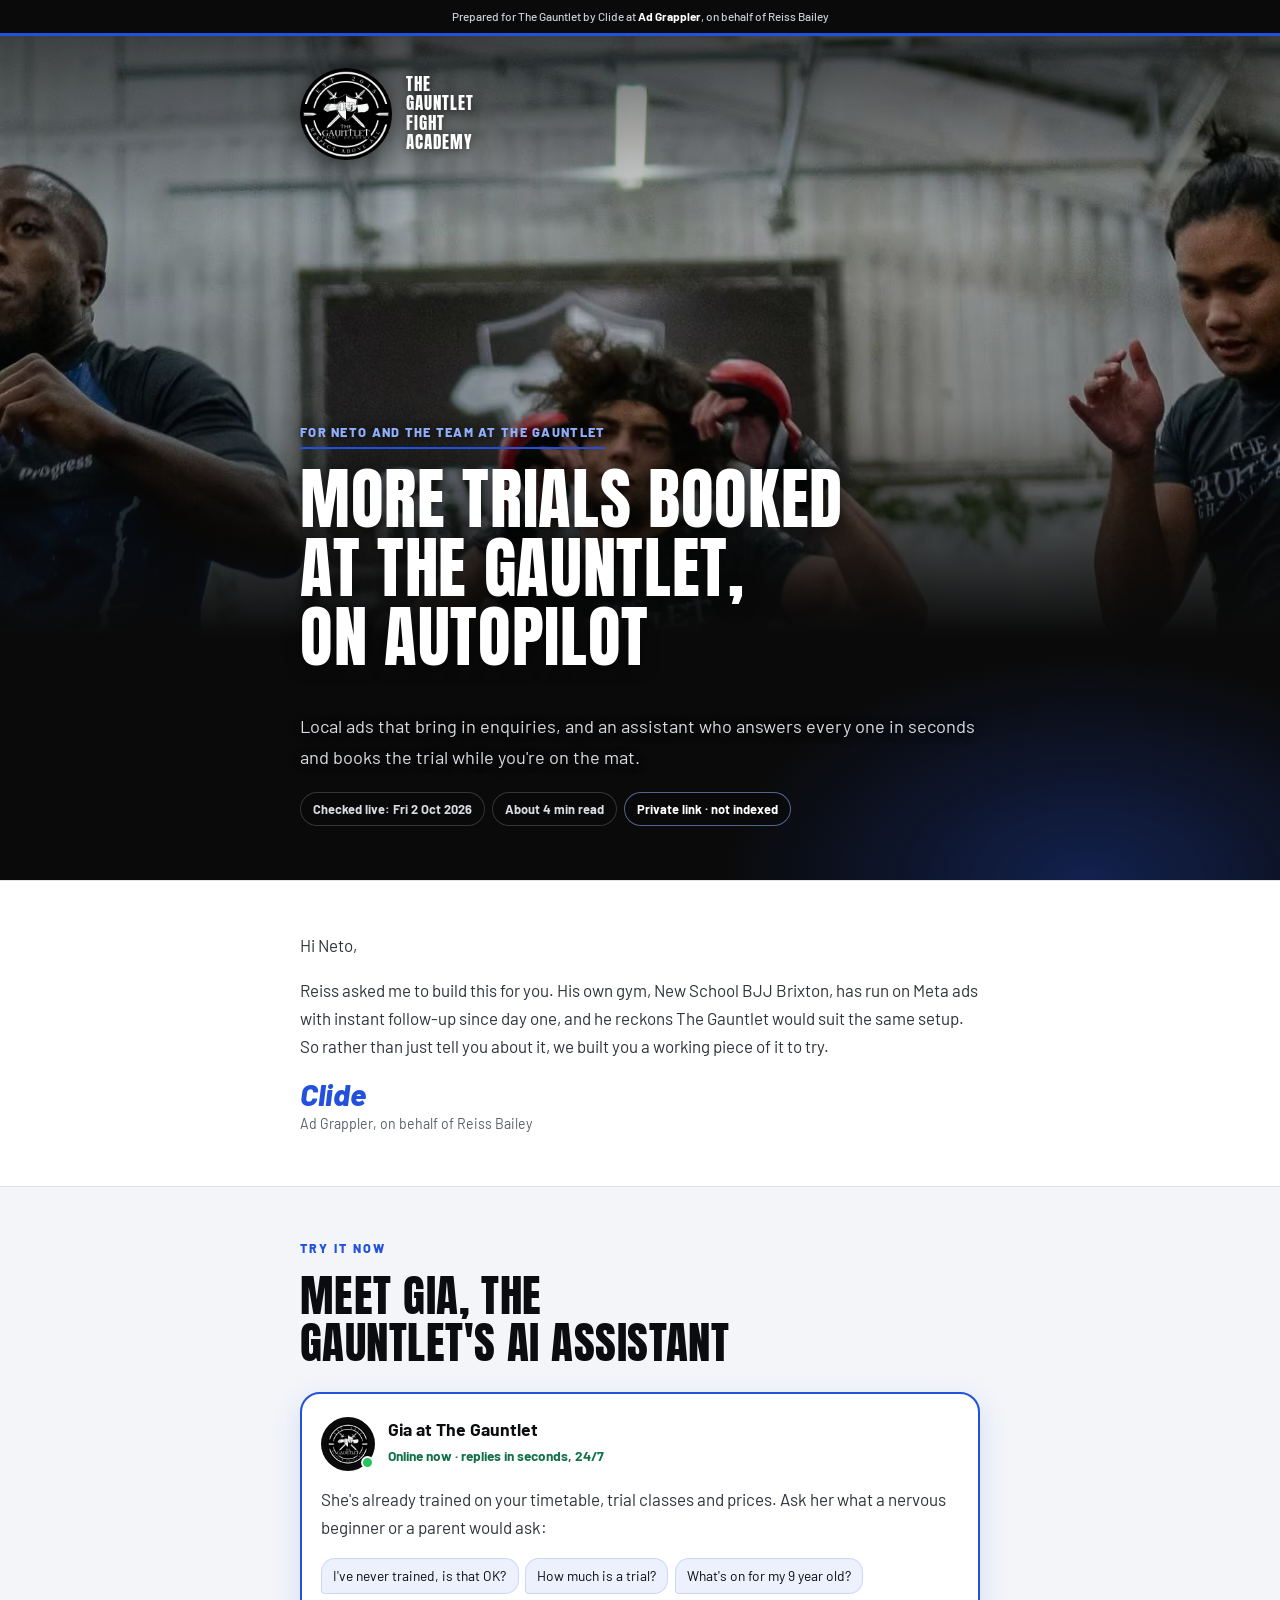
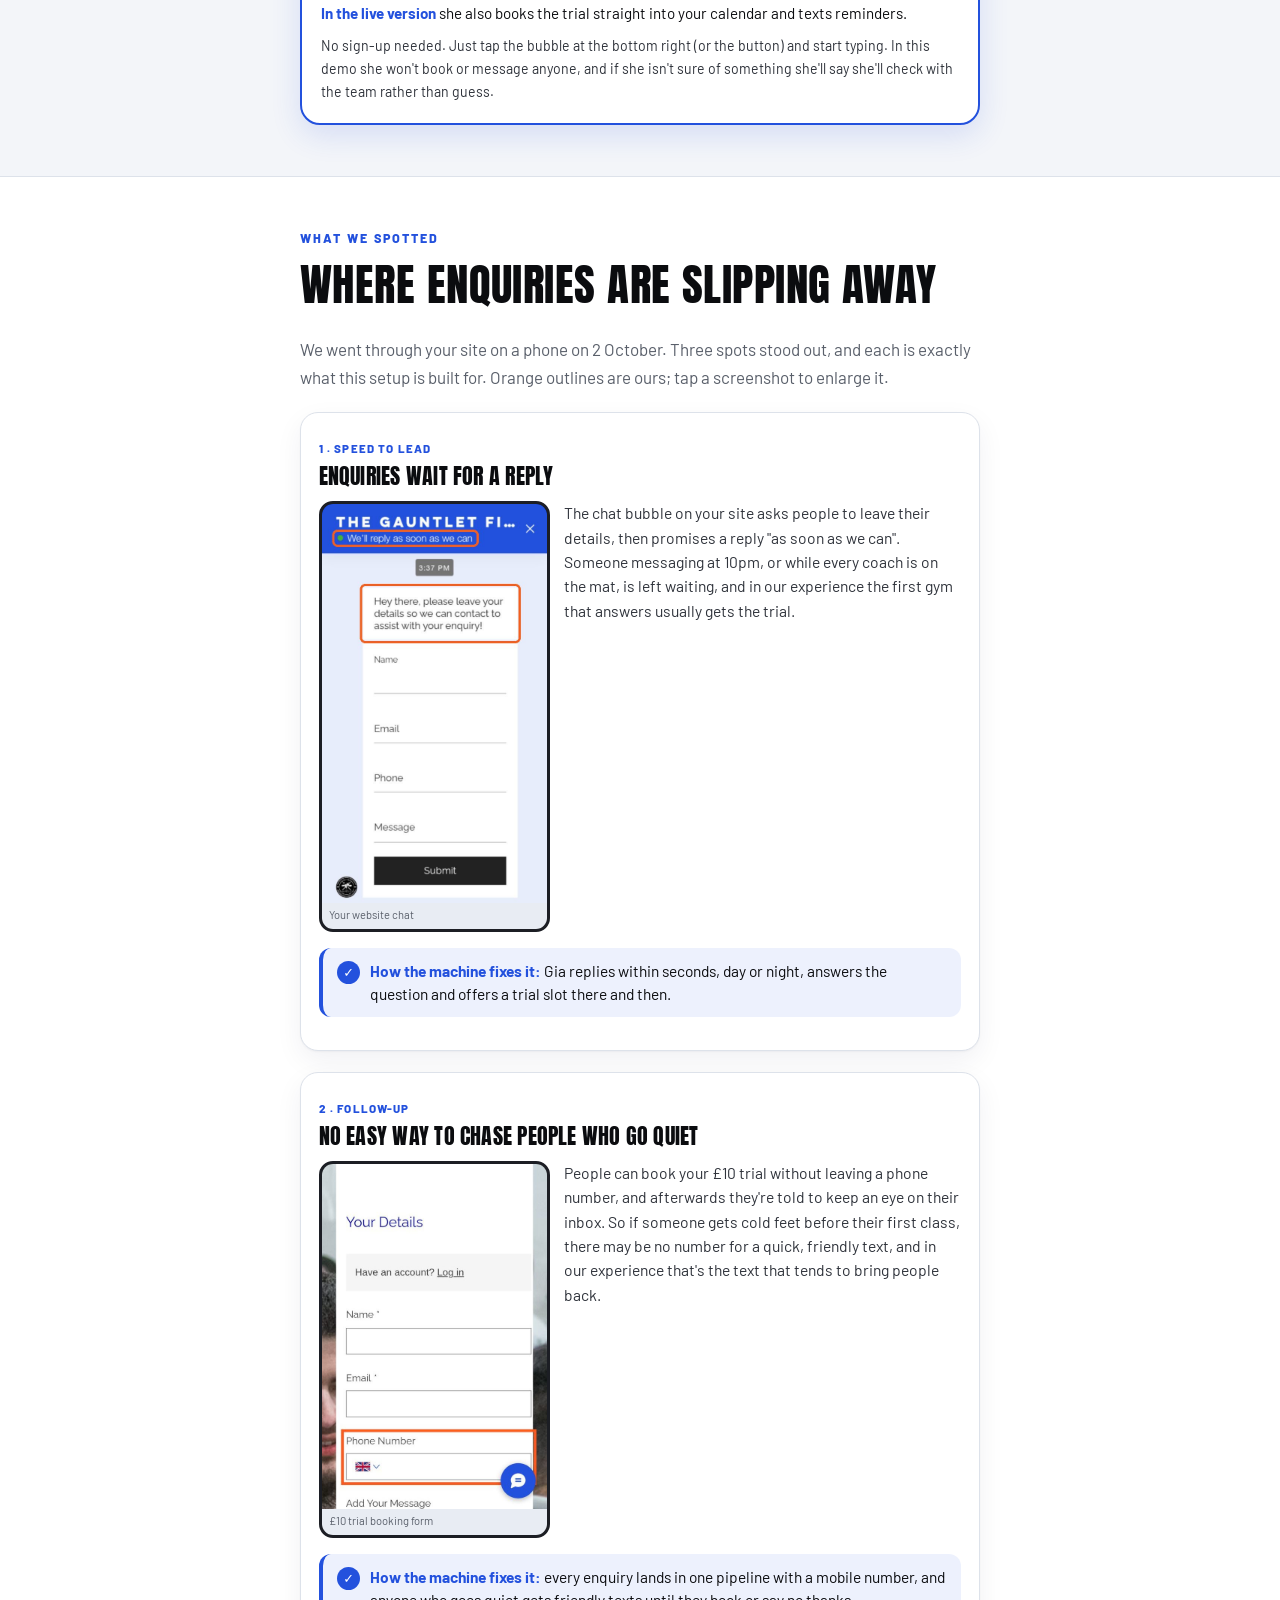
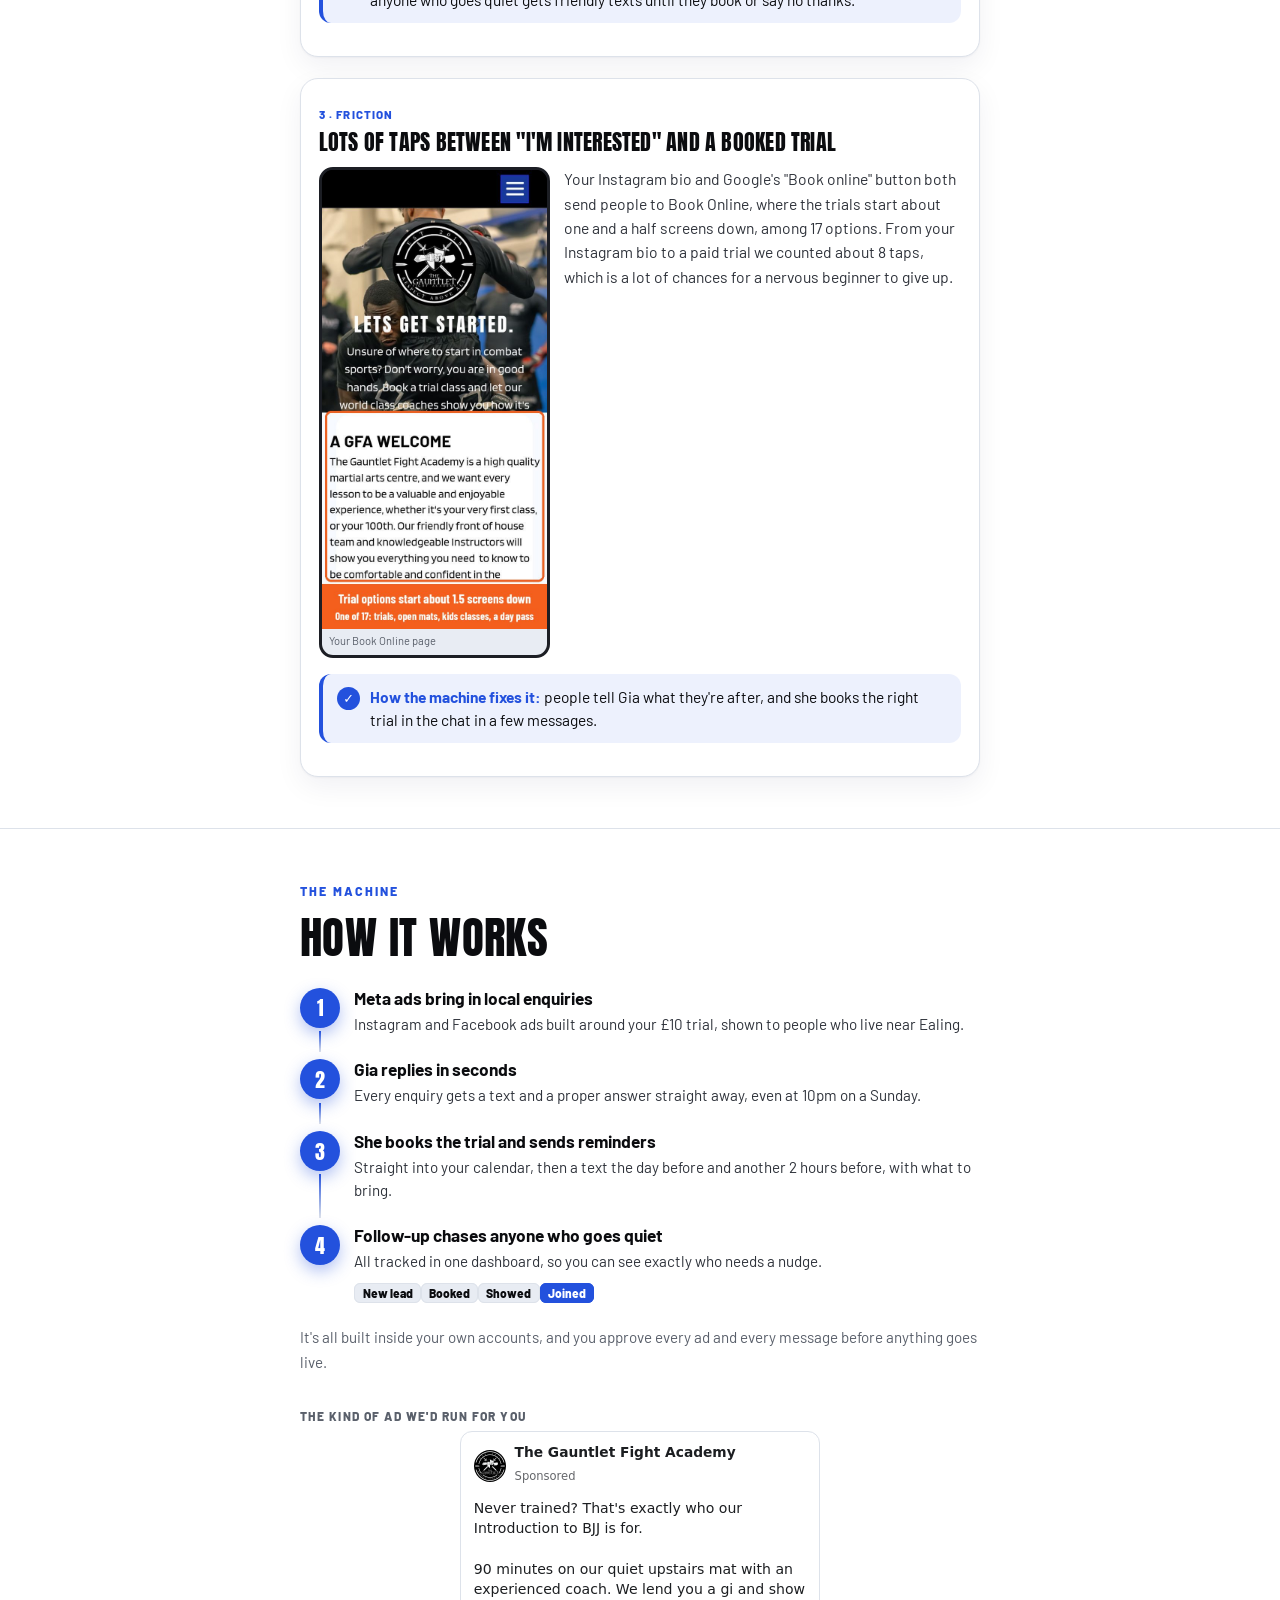
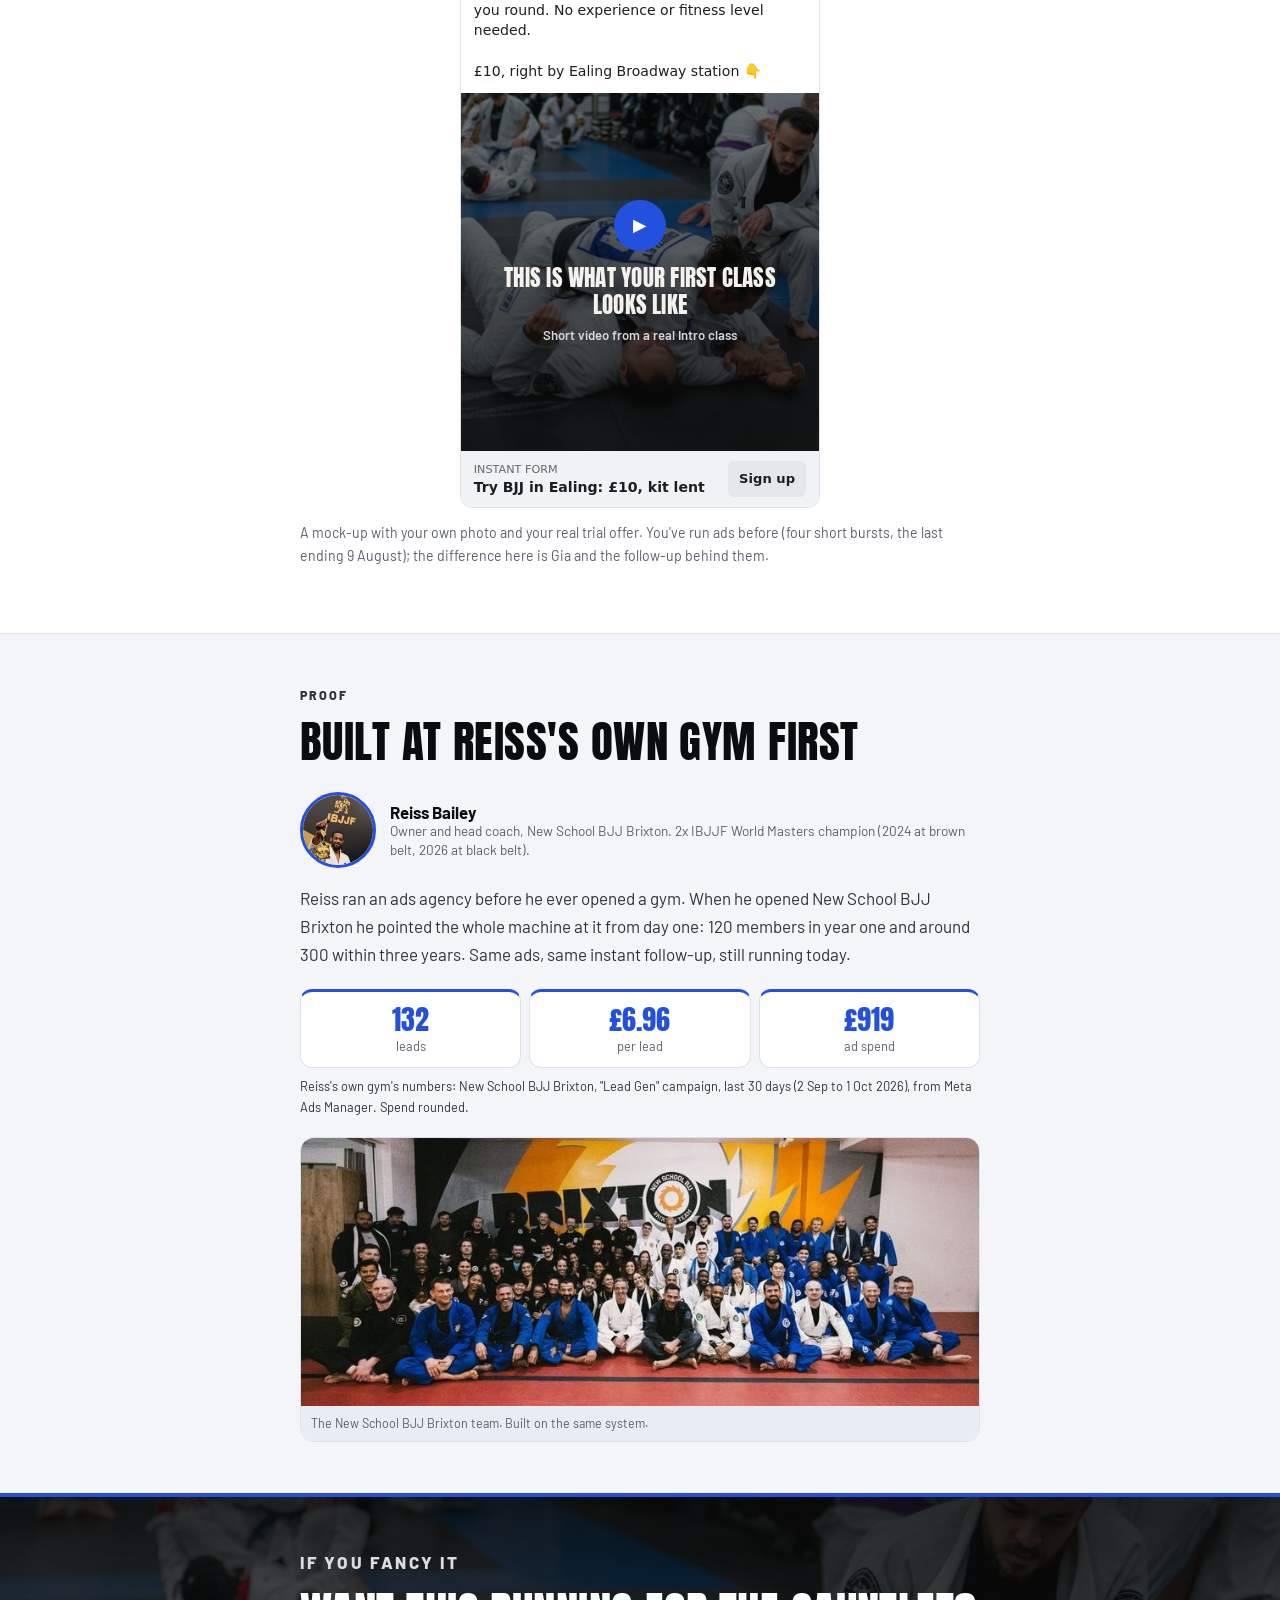
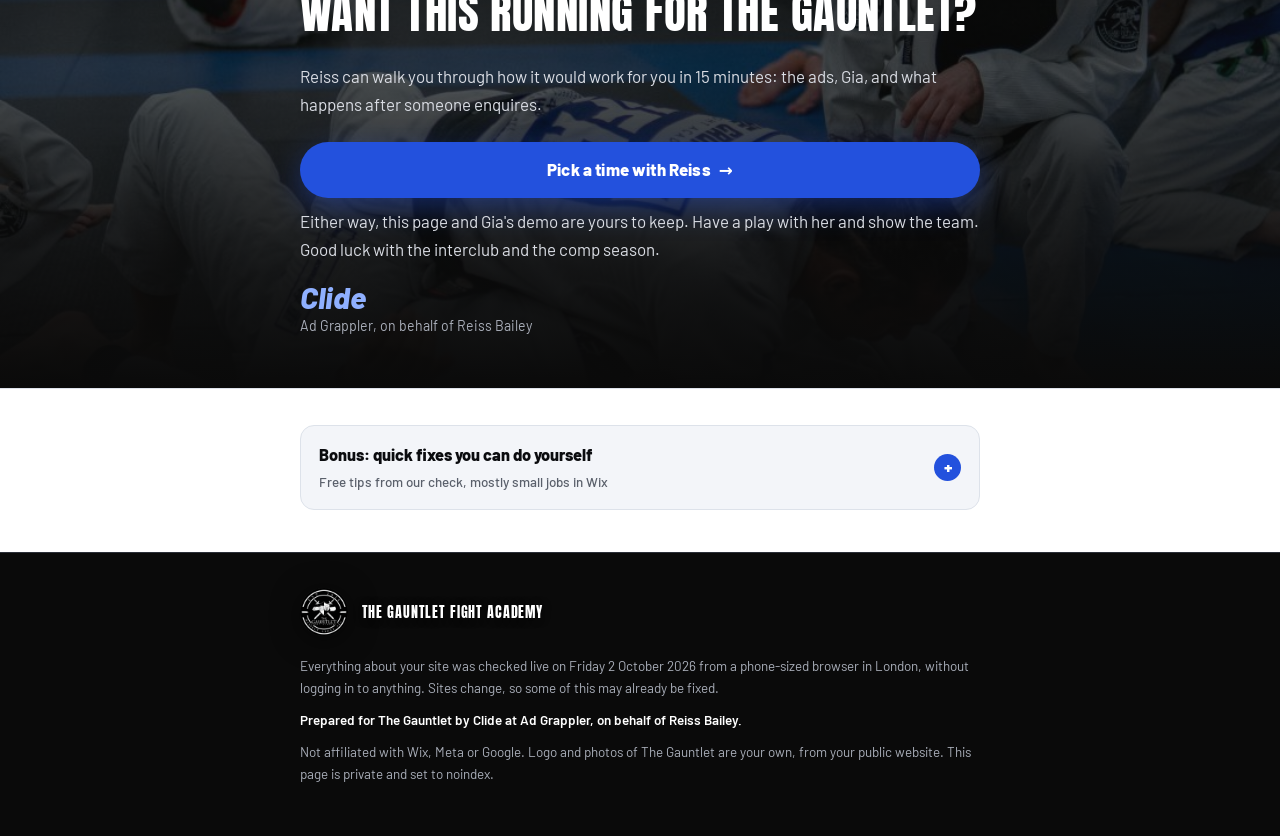
<file: r/the-gauntlet-v2-cf38eeb8/index.html>
<!doctype html>
<html lang="en-GB">
<head>
<meta charset="utf-8">
<meta name="viewport" content="width=device-width, initial-scale=1">
<meta name="robots" content="noindex, nofollow, noarchive">
<meta name="googlebot" content="noindex, nofollow">
<title>More trials for The Gauntlet Fight Academy | Prepared by Clide at Ad Grappler</title>
<meta name="description" content="A private page for The Gauntlet Fight Academy, Ealing: more trial bookings on autopilot, with a live demo of Gia, your own AI assistant.">
<link rel="icon" href="assets/logo.png" type="image/png">
<link rel="preconnect" href="https://fonts.googleapis.com">
<link rel="preconnect" href="https://fonts.gstatic.com" crossorigin>
<link rel="stylesheet" href="https://fonts.googleapis.com/css2?family=Anton&family=Barlow:ital,wght@0,400;0,500;0,600;0,700;0,800;1,800&display=swap">
<link rel="preload" as="image" href="assets/hero.jpg">
<style>
/* =====================================================================
   BRAND CONFIG: the only block to change for the next gym.
   See /workspace/agency/audits/TEMPLATE-NOTES.md
   Source for The Gauntlet: thegauntletfightacademy.com (Wix theme CSS + logo),
   checked 2 Oct 2026. Logo/photos are the gym's own public images.
   ===================================================================== */
:root{
  --gym-name:"The Gauntlet Fight Academy";
  --brand-logo:url("assets/logo.png");        /* square, transparent PNG/SVG */
  --brand-hero:url("assets/hero.jpg");        /* hero background photo */
  --brand-photo-2:url("assets/photo-2.jpg");  /* closing section photo (optional: set to none) */
  --hero-position:center 40%;                 /* which part of the hero photo to keep on phones */
  --brand-primary:#2351DD;    /* main brand colour: buttons, links, numbers (needs >=4.5:1 on white) */
  --brand-secondary:#071870;  /* deep shade: button hover, gradients */
  --brand-accent:#1D67CD;     /* highlight: focus rings, small details */
  --brand-ink:#0A0A0A;        /* dark sections (top bar, hero, close, footer) */
  --brand-on-dark:#8FB0FF;    /* primary lightened for text on dark (needs >=4.5:1 on ink) */
  --font-display:"Anton",Impact,"Arial Narrow Bold",sans-serif;
  --font-body:"Barlow",system-ui,-apple-system,"Segoe UI",Roboto,"Helvetica Neue",Arial,sans-serif;
}
/* ===================== end of brand config ===================== */

/* Design tokens (light by default; .dark flips them) */
:root{--bg:#ffffff;--bg-2:#f3f5f9;--bg-3:#e8ecf3;--card:#ffffff;--line:#dde2ea;--text:#0b0c0f;--body:#2f333b;--muted:#5a606b;
--accent:var(--brand-primary);--accent-2:var(--brand-accent);--ink:#ffffff;--ok:#127046;--bad:#c42b2b;--radius:14px;
--tint:color-mix(in srgb,var(--brand-primary) 8%,transparent);--tint-2:color-mix(in srgb,var(--brand-primary) 16%,transparent);
--font:var(--font-body);--display:var(--font-display)}
.dark{--bg:var(--brand-ink);--bg-2:#15171c;--bg-3:#1e2129;--card:#15171c;--line:#2b2f38;--text:#ffffff;--body:#d9dce3;--muted:#a9aeb9;
--accent:var(--brand-on-dark);--ink:var(--brand-ink);--ok:#3ecf8e;--bad:#ff6b6b;--tint:color-mix(in srgb,var(--brand-on-dark) 10%,transparent);
background-color:var(--bg);color:var(--text)}
*,*::before,*::after{box-sizing:border-box}
html{-webkit-text-size-adjust:100%;scroll-behavior:smooth}
body{margin:0;background:var(--bg);color:var(--text);font-family:var(--font);font-size:1.0625rem;line-height:1.65;-webkit-font-smoothing:antialiased}
img{max-width:100%;display:block;height:auto}
a{color:var(--accent);text-underline-offset:.15em}
a:focus-visible,.btn:focus-visible{outline:3px solid var(--brand-accent);outline-offset:3px;border-radius:6px}
h1,h2,h3{line-height:1.1;margin:0 0 .6em}
h1,h2{font-family:var(--display);font-weight:400;text-transform:uppercase;letter-spacing:.01em;text-wrap:balance}
h1{font-size:clamp(2.3rem,10vw,4.2rem);line-height:1.02}
h2{font-size:clamp(1.8rem,7vw,2.8rem);line-height:1.05}
h3{font-size:1.2rem;font-weight:800}
p{margin:0 0 1em}
ul,ol{margin:0;padding:0}
b,strong{color:var(--text)}
.read{max-width:720px;margin:0 auto;padding:0 1.25rem}
.kicker{font-size:.78rem;font-weight:800;text-transform:uppercase;letter-spacing:.16em;color:var(--accent);margin:0 0 .8rem}
.muted{color:var(--muted)}
.small{font-size:.9rem}
section{padding:3.2rem 0;border-top:1px solid var(--line)}

/* top bar: small Ad Grappler credit */
.topbar{background:var(--brand-ink);color:#c9cdd6;text-align:center;font-size:.74rem;font-weight:500;line-height:1.4;padding:.5rem 1rem;border-bottom:3px solid var(--brand-primary);text-wrap:balance}
.topbar b{color:#fff;font-weight:700}

/* hero: gym logo + photo */
.hero{position:relative;isolation:isolate;padding:1.6rem 0 2.8rem;border-top:0;
background:radial-gradient(520px 320px at 85% 100%,color-mix(in srgb,var(--brand-primary) 32%,transparent),transparent 70%),var(--brand-ink)}
.hero::before{content:"";position:absolute;inset:0 0 auto 0;height:clamp(470px,62vw,600px);z-index:-1;
background:linear-gradient(180deg,rgba(10,10,10,.62) 0%,rgba(10,10,10,.12) 32%,rgba(10,10,10,.3) 62%,var(--brand-ink) 100%),var(--brand-hero) var(--hero-position)/cover no-repeat}
.brand{display:flex;align-items:center;gap:.85rem;margin:0 0 13rem;text-decoration:none;color:#fff}
.brand-logo{flex:none;width:76px;height:76px;background:var(--brand-logo) center/contain no-repeat;filter:drop-shadow(0 4px 14px rgba(0,0,0,.55))}
.brand-name::before{content:var(--gym-name)}
.brand-name{font-family:var(--display);text-transform:uppercase;letter-spacing:.06em;font-size:1.05rem;line-height:1.15;max-width:12ch;text-shadow:0 1px 8px rgba(0,0,0,.6)}
.hero .for{display:inline-block;font-size:.8rem;font-weight:800;text-transform:uppercase;letter-spacing:.1em;color:var(--accent);border-bottom:2px solid var(--brand-primary);padding-bottom:.3rem;margin-bottom:1rem;text-shadow:0 1px 10px rgba(0,0,0,.8)}
.hero h1{text-shadow:0 2px 18px rgba(0,0,0,.45)}
.hero .sub{font-size:1.14rem;color:var(--body);text-shadow:0 1px 10px rgba(0,0,0,.6)}
.meta-row{display:flex;flex-wrap:wrap;gap:.45rem;margin-top:1.3rem}
.meta-row span{font-size:.8rem;font-weight:700;border:1px solid rgba(255,255,255,.18);background:rgba(10,10,10,.55);backdrop-filter:blur(6px);-webkit-backdrop-filter:blur(6px);border-radius:999px;padding:.32rem .75rem;color:var(--body)}
.meta-row span.private{border-color:color-mix(in srgb,var(--brand-on-dark) 55%,transparent);color:#fff}
.private-note{font-size:.84rem;color:var(--muted);margin:1rem 0 0}

/* letter */
.letter p{color:var(--body);font-size:1.06rem}
.letter .sig,.close .sig,.sig{font-family:var(--font-body);font-weight:800;font-style:italic;font-size:1.9rem;color:var(--accent);margin:1rem 0 0;line-height:1.1}
.letter .sig-role,.close .sig-role,.sig-role{font-size:.88rem;color:var(--muted);margin:0}
.wins{display:grid;grid-template-columns:1fr 1fr;gap:.6rem;margin:1.6rem 0 1.4rem}
.wins li{list-style:none;background:var(--bg-2);border:1px solid var(--line);border-top:3px solid var(--brand-primary);border-radius:12px;padding:.85rem .8rem;font-size:.86rem;color:var(--muted);line-height:1.35}
.wins li b{display:block;font-family:var(--display);font-weight:400;font-size:1.5rem;color:var(--accent);line-height:1.1;margin-bottom:.25rem}

/* ads */
.ad{background:var(--card);border:1px solid var(--line);border-radius:18px;padding:1.3rem 1.2rem;margin-top:1.4rem;box-shadow:0 1px 2px rgba(10,20,60,.04),0 10px 28px rgba(10,20,60,.06)}
.ad h3{font-family:var(--display);font-weight:400;text-transform:uppercase;letter-spacing:.01em;font-size:1.35rem}
.mock{background:#fff;color:#1c1e21;border:1px solid var(--line);border-radius:12px;overflow:hidden;margin:1rem 0;font-family:system-ui,-apple-system,"Segoe UI",Roboto,Arial,sans-serif}
.mock-h{display:flex;gap:.55rem;align-items:center;padding:.7rem .8rem .4rem}
.mock-h i{width:2rem;height:2rem;border-radius:50%;background:var(--brand-logo) center/contain no-repeat,#111;display:block;flex:none}
.mock-h b{color:#1c1e21;font-size:.86rem;display:block;line-height:1.2}
.mock-h span{font-size:.72rem;color:#65676b}
.mock-t{padding:.2rem .8rem .7rem;font-size:.88rem;line-height:1.45;white-space:pre-line}
.mock-img{color:#f4f2ee;aspect-ratio:4/5;display:grid;place-items:center;align-content:center;text-align:center;padding:1.2rem;font-family:var(--display);text-transform:uppercase;font-size:1.45rem;line-height:1.15;letter-spacing:.01em;
background:linear-gradient(180deg,rgba(10,10,10,.55),rgba(10,10,10,.8)),radial-gradient(260px 200px at 50% 40%,color-mix(in srgb,var(--brand-primary) 45%,transparent),transparent 70%),var(--brand-hero) center/cover no-repeat,#111}
.mock-img.alt{background:linear-gradient(180deg,rgba(10,10,10,.5),rgba(10,10,10,.8)),var(--brand-photo-2) center/cover no-repeat,#111}
.mock-img::before{content:"▶";display:grid;place-items:center;width:3.2rem;height:3.2rem;margin:0 auto .9rem;border-radius:50%;background:var(--brand-primary);color:#fff;font-size:1.1rem;font-family:system-ui,sans-serif}
.mock-img small{display:block;font-family:var(--font);text-transform:none;font-size:.82rem;color:#d4d6db;margin-top:.6rem;font-weight:600;letter-spacing:0}
.mock-f{display:flex;justify-content:space-between;align-items:center;gap:.6rem;padding:.65rem .8rem;background:#f0f2f5}
.mock-f span{font-size:.7rem;color:#65676b;text-transform:uppercase;display:block}
.mock-f b{font-size:.88rem;color:#1c1e21;line-height:1.25;display:block}
.mock-f em{font-style:normal;background:#e4e6eb;color:#1c1e21;font-weight:700;font-size:.82rem;padding:.45rem .7rem;border-radius:6px;white-space:nowrap}
/* close */
.close{border-top:4px solid var(--brand-primary);
background:linear-gradient(180deg,rgba(10,10,10,.86) 0%,rgba(10,10,10,.68) 35%,rgba(10,10,10,.92) 75%,var(--brand-ink) 100%),var(--brand-photo-2) center 30%/cover no-repeat,var(--brand-ink)}
.close p{color:var(--body);font-size:1.06rem}
.btn{display:flex;width:100%;align-items:center;justify-content:center;gap:.5rem;min-height:56px;padding:.9rem 1.2rem;border-radius:999px;background:var(--brand-primary);color:#fff;font-weight:800;font-size:1.05rem;letter-spacing:.01em;text-decoration:none;text-align:center;box-shadow:0 10px 30px color-mix(in srgb,var(--brand-primary) 40%,transparent);margin:1.4rem 0 .6rem;transition:background .15s}
.btn:hover{background:var(--brand-secondary)}
.btn::after{content:"→"}
.foot{border-top:1px solid var(--line);padding:2.2rem 0 2.6rem;color:var(--muted);font-size:.84rem}
.foot p{margin:0 0 .6rem}
.foot .brand{margin:0 0 1.2rem}
.close .brand{margin:0}
.foot .brand-logo{width:48px;height:48px}
.foot .brand-name{font-size:.9rem;max-width:none}
.credit{color:#fff;font-weight:600}

/* Gia card */
#gia{background:var(--bg-2)}
.gia{background:var(--card);border:2px solid var(--brand-primary);border-radius:20px;padding:1.4rem 1.2rem 1.2rem;box-shadow:0 10px 30px color-mix(in srgb,var(--brand-primary) 14%,transparent)}
.gia-head{display:flex;align-items:center;gap:.8rem;margin-bottom:.9rem}
.gia-av{flex:none;width:54px;height:54px;border-radius:50%;background:var(--brand-logo) center/78% no-repeat,var(--brand-ink);position:relative}
.gia-av::after{content:"";position:absolute;right:1px;bottom:2px;width:13px;height:13px;border-radius:50%;background:#22c55e;border:2px solid var(--card)}
.gia-head b{display:block;font-size:1.1rem;line-height:1.2}
.gia-head span{font-size:.85rem;color:var(--ok);font-weight:700}
.gia p{color:var(--body)}
.asks{display:flex;flex-wrap:wrap;gap:.4rem;margin:.2rem 0 .4rem}
.asks span{font-size:.86rem;background:var(--tint);border:1px solid var(--tint-2);color:var(--text);border-radius:14px 14px 14px 4px;padding:.35rem .7rem}
.btn.big{min-height:62px;font-size:1.15rem}
.gia .note{margin:.2rem 0 0}
.gia .live{font-size:.95rem;margin:.1rem 0 .5rem;color:var(--text)}
.gia .live b{color:var(--accent)}
.note{font-size:.88rem;color:var(--muted)}

/* leaks */
.leakcard{background:var(--card);border:1px solid var(--line);border-radius:18px;padding:1.2rem 1.1rem 1.1rem;margin-top:1.3rem;box-shadow:0 1px 2px rgba(10,20,60,.04),0 10px 28px rgba(10,20,60,.06)}
.leak-tag{display:inline-block;font-size:.72rem;font-weight:800;text-transform:uppercase;letter-spacing:.1em;color:var(--accent);margin-bottom:.35rem}
.leakcard h3{font-family:var(--display);font-weight:400;text-transform:uppercase;letter-spacing:.01em;font-size:1.4rem;line-height:1.1;margin-bottom:.8rem}
.leak-body{display:grid;grid-template-columns:40% 1fr;gap:.9rem;align-items:start}
.leak-body p{color:var(--body);font-size:.98rem;line-height:1.55;margin:0}
.shot{margin:0;border:3px solid #1c1e24;border-radius:14px;overflow:hidden;background:#000}
.shot a{display:block}
.shot img{width:100%}
.shot figcaption{font-size:.7rem;color:var(--muted);padding:.35rem .45rem .4rem;line-height:1.3;background:var(--bg-3)}
.fix{display:flex;gap:.6rem;align-items:flex-start;margin-top:1rem;padding:.75rem .9rem;border-radius:12px;background:var(--tint);border-left:4px solid var(--brand-primary);color:var(--text);font-size:.97rem;line-height:1.45}
.fix::before{content:"✓";flex:none;display:grid;place-items:center;width:1.45rem;height:1.45rem;border-radius:50%;background:var(--brand-primary);color:#fff;font-weight:900;font-size:.8rem;margin-top:.05rem}
.fix b{color:var(--accent)}

/* machine steps */
.flow{margin:1.4rem 0 0;counter-reset:f}
.flow li{list-style:none;counter-increment:f;position:relative;padding:0 0 1.25rem 3.4rem}
.flow li::before{content:counter(f);position:absolute;left:0;top:0;width:2.5rem;height:2.5rem;border-radius:50%;background:var(--brand-primary);color:#fff;font-family:var(--display);font-size:1.25rem;display:grid;place-items:center;box-shadow:0 6px 16px color-mix(in srgb,var(--brand-primary) 35%,transparent)}
.flow li::after{content:"";position:absolute;left:1.2rem;top:2.7rem;bottom:.2rem;width:2px;background:linear-gradient(var(--brand-primary),var(--line))}
.flow li:last-child::after{display:none}
.flow li:last-child{padding-bottom:0}
.flow b{display:block;font-size:1.08rem;line-height:1.25;margin:.25rem 0 .2rem;color:var(--text)}
.flow span{display:block;color:var(--body);font-size:.95rem;line-height:1.5}
.dash{display:flex;flex-wrap:wrap;gap:.3rem;margin-top:.5rem}
.dash i{font-style:normal;font-size:.75rem;font-weight:800;background:var(--bg-3);border:1px solid var(--line);border-radius:6px;padding:.15rem .45rem;color:var(--text)}
.dash i.on{background:var(--brand-primary);border-color:var(--brand-primary);color:#fff}
.own{margin-top:1.3rem;font-size:.95rem;color:var(--muted)}
.adwrap{margin-top:2rem}
.adwrap .mock{max-width:360px;margin:0 auto .8rem}
.adwrap .mock-img{aspect-ratio:1/1}
.adwrap .label{font-size:.75rem;font-weight:800;text-transform:uppercase;letter-spacing:.12em;color:var(--muted);margin:0 0 .3rem}

/* proof */
#proof{background:var(--bg-2)}
.who{display:flex;gap:.9rem;align-items:center;margin:0 0 1rem}
.who img{width:76px;height:76px;border-radius:50%;object-fit:cover;flex:none;border:3px solid var(--brand-primary)}
.who b{display:block;font-size:1.05rem;line-height:1.25}
.who span{display:block;font-size:.85rem;color:var(--muted);line-height:1.35}
#proof p{color:var(--body)}
.stats{display:grid;grid-template-columns:repeat(3,1fr);gap:.5rem;margin:1.3rem 0 .5rem}
.stats li{list-style:none;background:var(--card);border:1px solid var(--line);border-top:3px solid var(--brand-primary);border-radius:12px;padding:.8rem .5rem;text-align:center;font-size:.8rem;color:var(--muted);line-height:1.3}
.stats li b{display:block;font-family:var(--display);font-weight:400;font-size:1.75rem;color:var(--accent);line-height:1.05;margin-bottom:.2rem}
.src{font-size:.8rem;color:var(--muted);margin:0 0 1.2rem}
.team{margin:1.2rem 0 0;border-radius:14px;overflow:hidden;border:1px solid var(--line)}
.team figcaption{font-size:.78rem;color:var(--muted);padding:.45rem .65rem;background:var(--bg-3)}

/* bonus */
#bonus{padding:2.2rem 0 2.6rem}
details.bonus{border:1px solid var(--line);border-radius:14px;background:var(--bg-2)}
details.bonus summary{cursor:pointer;list-style:none;padding:1rem 1.1rem;font-weight:800;font-size:1.02rem;display:flex;justify-content:space-between;gap:.8rem;align-items:center}
details.bonus summary::-webkit-details-marker{display:none}
details.bonus summary::after{content:"+";flex:none;display:grid;place-items:center;width:1.7rem;height:1.7rem;border-radius:50%;background:var(--brand-primary);color:#fff;font-size:1.1rem;line-height:1}
details.bonus[open] summary::after{content:"\2212"}
details.bonus summary small{display:block;font-weight:500;color:var(--muted);font-size:.84rem;margin-top:.15rem}
.bonus-in{padding:0 1.1rem 1.1rem}
.bonus-in > p{font-size:.92rem;color:var(--muted)}
.tips li{list-style:none;position:relative;padding:.55rem 0 .55rem 1.5rem;border-top:1px solid var(--line);font-size:.93rem;color:var(--body);line-height:1.5}
.tips li::before{content:"";position:absolute;left:.15rem;top:1.05rem;width:.55rem;height:.55rem;border-radius:2px;background:var(--brand-primary)}
code{font-family:ui-monospace,Menlo,Consolas,monospace;font-size:.86em;background:var(--bg-3);border:1px solid var(--line);border-radius:6px;padding:.05rem .3rem;color:var(--text)}
@media (min-width:640px){.hero{padding:2rem 0 3.4rem}.hero .brand{margin-bottom:16rem}.brand-logo{width:92px;height:92px}.leak-body{grid-template-columns:36% 1fr}}
.try-open{border:0;font-family:inherit;cursor:pointer;margin:1.1rem 0 .4rem}
.try-open[hidden]{display:none}
</style>
</head>
<body>

<div class="topbar dark">Prepared for The Gauntlet by Clide at <b>Ad Grappler</b>, on behalf of Reiss Bailey</div>

<main id="top">

<!-- 1. HERO (logo, photo and name come from the BRAND CONFIG block) -->
<section class="hero dark">
  <div class="read">
    <a class="brand" href="#top"><span class="brand-logo" role="img" aria-label="The Gauntlet Fight Academy logo"></span><span class="brand-name" aria-hidden="true"></span></a>
    <span class="for">For Neto and the team at The Gauntlet</span>
    <h1>More trials booked at The Gauntlet, on autopilot</h1>
    <p class="sub">Local ads that bring in enquiries, and an assistant who answers every one in seconds and books the trial while you're on the mat.</p>
    <div class="meta-row">
      <span>Checked live: Fri 2 Oct 2026</span>
      <span>About 4 min read</span>
      <span class="private">Private link · not indexed</span>
    </div>
  </div>
</section>

<!-- 2. NOTE FROM CLIDE -->
<section class="letter" id="intro">
  <div class="read">
    <p>Hi Neto,</p>
    <p>Reiss asked me to build this for you. His own gym, New School BJJ Brixton, has run on Meta ads with instant follow-up since day one, and he reckons The Gauntlet would suit the same setup. So rather than just tell you about it, we built you a working piece of it to try.</p>
    <p class="sig">Clide</p>
    <p class="sig-role">Ad Grappler, on behalf of Reiss Bailey</p>
  </div>
</section>

<!-- 3. MEET GIA (GHL Conversation AI "Gia" in the GHL chat widget; embed script is before </body>) -->
<section id="gia">
  <div class="read">
    <p class="kicker">Try it now</p>
    <h2>Meet Gia, The Gauntlet's AI assistant</h2>
    <div class="gia">
      <div class="gia-head"><span class="gia-av" aria-hidden="true"></span><div><b>Gia at The Gauntlet</b><span>Online now · replies in seconds, 24/7</span></div></div>
      <p>She's already trained on your timetable, trial classes and prices. Ask her what a nervous beginner or a parent would ask:</p>
      <div class="asks"><span>I've never trained, is that OK?</span><span>How much is a trial?</span><span>What's on for my 9 year old?</span></div>
      <button type="button" class="btn big try-open" hidden>Chat with Gia</button>
      <p class="live"><b>In the live version</b> she also books the trial straight into your calendar and texts reminders.</p>
      <p class="note">No sign-up needed. Just tap the bubble at the bottom right (or the button) and start typing. In this demo she won't book or message anyone, and if she isn't sure of something she'll say she'll check with the team rather than guess.</p>
    </div>
  </div>
</section>

<!-- 4. LEAKS (max three, each mapped to the machine; claims from evidence.md rows 17 to 24) -->
<section id="leaks">
  <div class="read">
    <p class="kicker">What we spotted</p>
    <h2>Where enquiries are slipping away</h2>
    <p class="muted">We went through your site on a phone on 2 October. Three spots stood out, and each is exactly what this setup is built for. Orange outlines are ours; tap a screenshot to enlarge it.</p>

    <article class="leakcard" id="leak-1">
      <span class="leak-tag">1 · Speed to lead</span>
      <h3>Enquiries wait for a reply</h3>
      <div class="leak-body">
        <figure class="shot"><a href="assets/chat-marked.jpg" target="_blank" rel="noopener"><img src="assets/chat-marked.jpg" alt="The Gauntlet's website chat reading We'll reply as soon as we can, asking visitors to leave their details" loading="lazy" width="600" height="1060"></a><figcaption>Your website chat</figcaption></figure>
        <p>The chat bubble on your site asks people to leave their details, then promises a reply "as soon as we can". Someone messaging at 10pm, or while every coach is on the mat, is left waiting, and in our experience the first gym that answers usually gets the trial.</p>
      </div>
      <p class="fix"><span><b>How the machine fixes it:</b> Gia replies within seconds, day or night, answers the question and offers a trial slot there and then.</span></p>
    </article>

    <article class="leakcard" id="leak-2">
      <span class="leak-tag">2 · Follow-up</span>
      <h3>No easy way to chase people who go quiet</h3>
      <div class="leak-body">
        <figure class="shot"><a href="assets/form.jpg" target="_blank" rel="noopener"><img src="assets/form.jpg" alt="Trial booking form with Name and Email required and Phone Number optional" loading="lazy" width="600" height="917"></a><figcaption>£10 trial booking form</figcaption></figure>
        <p>People can book your £10 trial without leaving a phone number, and afterwards they're told to keep an eye on their inbox. So if someone gets cold feet before their first class, there may be no number for a quick, friendly text, and in our experience that's the text that tends to bring people back.</p>
      </div>
      <p class="fix"><span><b>How the machine fixes it:</b> every enquiry lands in one pipeline with a mobile number, and anyone who goes quiet gets friendly texts until they book or say no thanks.</span></p>
    </article>

    <article class="leakcard" id="leak-3">
      <span class="leak-tag">3 · Friction</span>
      <h3>Lots of taps between "I'm interested" and a booked trial</h3>
      <div class="leak-body">
        <figure class="shot"><a href="assets/bookonline-marked.jpg" target="_blank" rel="noopener"><img src="assets/bookonline-marked.jpg" alt="The Book Online page opening with a long welcome text; trial options start further down" loading="lazy" width="600" height="1220"></a><figcaption>Your Book Online page</figcaption></figure>
        <p>Your Instagram bio and Google's "Book online" button both send people to Book Online, where the trials start about one and a half screens down, among 17 options. From your Instagram bio to a paid trial we counted about 8 taps, which is a lot of chances for a nervous beginner to give up.</p>
      </div>
      <p class="fix"><span><b>How the machine fixes it:</b> people tell Gia what they're after, and she books the right trial in the chat in a few messages.</span></p>
    </article>
  </div>
</section>

<!-- 5. HOW THE MACHINE WORKS -->
<section id="machine">
  <div class="read">
    <p class="kicker">The machine</p>
    <h2>How it works</h2>
    <ol class="flow">
      <li><b>Meta ads bring in local enquiries</b><span>Instagram and Facebook ads built around your £10 trial, shown to people who live near Ealing.</span></li>
      <li><b>Gia replies in seconds</b><span>Every enquiry gets a text and a proper answer straight away, even at 10pm on a Sunday.</span></li>
      <li><b>She books the trial and sends reminders</b><span>Straight into your calendar, then a text the day before and another 2 hours before, with what to bring.</span></li>
      <li><b>Follow-up chases anyone who goes quiet</b><span>All tracked in one dashboard, so you can see exactly who needs a nudge.</span>
        <span class="dash" aria-label="Pipeline stages"><i>New lead</i><i>Booked</i><i>Showed</i><i class="on">Joined</i></span></li>
    </ol>
    <p class="own">It's all built inside your own accounts, and you approve every ad and every message before anything goes live.</p>

    <div class="adwrap">
      <p class="label">The kind of ad we'd run for you</p>
      <div class="mock" aria-hidden="true">
        <div class="mock-h"><i></i><div><b>The Gauntlet Fight Academy</b><span>Sponsored</span></div></div>
        <div class="mock-t">Never trained? That's exactly who our Introduction to BJJ is for.

90 minutes on our quiet upstairs mat with an experienced coach. We lend you a gi and show you round. No experience or fitness level needed.

£10, right by Ealing Broadway station 👇</div>
        <div class="mock-img alt">This is what your first class looks like<small>Short video from a real Intro class</small></div>
        <div class="mock-f"><div><span>Instant form</span><b>Try BJJ in Ealing: £10, kit lent</b></div><em>Sign up</em></div>
      </div>
      <p class="note">A mock-up with your own photo and your real trial offer. You've run ads before (four short bursts, the last ending 9 August); the difference here is Gia and the follow-up behind them.</p>
    </div>
  </div>
</section>

<!-- 6. PROOF: REISS'S OWN GYM -->
<section id="proof">
  <div class="read">
    <p class="kicker">Proof</p>
    <h2>Built at Reiss's own gym first</h2>
    <div class="who"><img src="assets/reiss.jpg" alt="Reiss Bailey holding his 2026 IBJJF World Masters gold medal" width="240" height="240" loading="lazy"><div><b>Reiss Bailey</b><span>Owner and head coach, New School BJJ Brixton. 2x IBJJF World Masters champion (2024 at brown belt, 2026 at black belt).</span></div></div>
    <p>Reiss ran an ads agency before he ever opened a gym. When he opened New School BJJ Brixton he pointed the whole machine at it from day one: 120 members in year one and around 300 within three years. Same ads, same instant follow-up, still running today.</p>
    <ul class="stats">
      <li><b>132</b>leads</li>
      <li><b>£6.96</b>per lead</li>
      <li><b>£919</b>ad spend</li>
    </ul>
    <p class="src">Reiss's own gym's numbers: New School BJJ Brixton, "Lead Gen" campaign, last 30 days (2 Sep to 1 Oct 2026), from Meta Ads Manager. Spend rounded.</p>
    <figure class="team"><img src="assets/brixton-team.jpg" alt="Members of New School BJJ Brixton sitting together on the mats in front of the gym's Brixton mural" width="800" height="316" loading="lazy"><figcaption>The New School BJJ Brixton team. Built on the same system.</figcaption></figure>
  </div>
</section>

<!-- 7. SOFT CLOSE -->
<section class="close dark" id="close">
  <div class="read">
    <p class="kicker">If you fancy it</p>
    <h2>Want this running for The Gauntlet?</h2>
    <p>Reiss can walk you through how it would work for you in 15 minutes: the ads, Gia, and what happens after someone enquires.</p>
    <a class="btn" href="https://api.leadconnectorhq.com/widget/booking/fjeXd5iIsFhJTOsn1srZ" target="_blank" rel="noopener">Pick a time with Reiss</a>
    <p class="small muted">Either way, this page and Gia's demo are yours to keep. Have a play with her and show the team. Good luck with the interclub and the comp season.</p>
    <p class="sig">Clide</p>
    <p class="sig-role">Ad Grappler, on behalf of Reiss Bailey</p>
  </div>
</section>

<!-- 8. BONUS: DIY TIPS (free tips, not part of the offer) -->
<section id="bonus">
  <div class="read">
    <details class="bonus">
      <summary><span>Bonus: quick fixes you can do yourself<small>Free tips from our check, mostly small jobs in Wix</small></span></summary>
      <div class="bonus-in">
        <p>Things we noticed along the way. These aren't part of what we'd do for you; they're just quick wins for whoever looks after your Wix site.</p>
        <ul class="tips">
          <li><b>Contact page:</b> "Contact" in your menu opens the Wix template (sample text, a tappable 123-456-7890, info@mysite.com, Wix's own social links). Your real details are already in the footer, so copy them up.</li>
          <li><b>Two contact links:</b> the phone menu has "Contact" and "Contact Us", and "Contact Us" goes to the homepage. Delete one.</li>
          <li><b>Kids pop-up:</b> the 5 to 7s waiting-list pop-up fills the Kids page about 3 seconds in, for every parent. Open it from the 5 to 7 card instead.</li>
          <li><b>Kids "Book A Trial":</b> the button on the 5 to 8 card goes to that template Contact page.</li>
          <li><b>Kids trials:</b> the 5 to 7 and Peewee trials show no availability for 6 months, and the 5 to 7 one says "A free trial" but costs £7. Hide them or add dates.</li>
          <li><b>8 to 14 trials:</b> bookable on Tuesdays at 16:15 only (first open slot we found: 13 Oct), while the timetable lists 8 to 14 BJJ Mon, Wed and Fri at 17:00.</li>
          <li><b>Age bands and dates:</b> ages differ between the Kids page, timetable and booking page, and the Peewee text still mentions a term "starting in be MAY 2026".</li>
          <li><b>Your best page is hidden:</b> <code>/trybjj</code> is excellent but isn't in the menu. Add it, and make it the first link in your Instagram bio.</li>
          <li><b>Phone number:</b> make it required on the booking form, and switch on Wix's SMS confirmation and reminder in Booking Settings.</li>
          <li><b>Speed:</b> our Lighthouse tests scored the homepage 41 to 51 out of 100 on mobile. Cutting the homepage slideshow to one compressed image would help most.</li>
          <li><b>Old offer in an ad:</b> your July ad still said "book before the end of June and get 241". Worth updating before it runs again.</li>
        </ul>
      </div>
    </details>
  </div>
</section>
</main>

<footer class="foot dark">
  <div class="read">
    <a class="brand" href="#top"><span class="brand-logo" role="img" aria-label="The Gauntlet Fight Academy logo"></span><span class="brand-name" aria-hidden="true"></span></a>
    <p>Everything about your site was checked live on Friday 2 October 2026 from a phone-sized browser in London, without logging in to anything. Sites change, so some of this may already be fixed.</p>
    <p class="credit">Prepared for The Gauntlet by Clide at Ad Grappler, on behalf of Reiss Bailey.</p>
    <p>Not affiliated with Wix, Meta or Google. Logo and photos of The Gauntlet are your own, from your public website. This page is private and set to noindex.</p>
  </div>
</footer>
<script>
/* "Chat with Gia" button: shown only once the GHL widget has loaded, then opens it.
   Also hides GHL's "Hi there! Have a question?" pop-up on phones (it sits over the text and can't be switched off in GHL).
   The widget uses an open shadow root, so we add one style rule inside it; if GHL changes its markup this does nothing. */
(function(){var b=document.querySelector('.try-open'),n=0;
function cw(){return window.leadConnector&&window.leadConnector.chatWidget;}
function hidePrompt(){var h=document.querySelector('chat-widget'),r=h&&h.shadowRoot;if(!r||r.getElementById('ag-hide-prompt'))return;
var st=document.createElement('style');st.id='ag-hide-prompt';st.textContent='@media (max-width:640px){.lc_text-widget--prompt{display:none!important}}';r.appendChild(st);}
var t=setInterval(function(){var w=cw();hidePrompt();if(w&&w.isLoaded===true&&typeof w.openWidget==='function'){if(b)b.hidden=false;hidePrompt();setTimeout(hidePrompt,3000);clearInterval(t);}else if(++n>60){clearInterval(t);}},500);
if(!b)return;
b.addEventListener('click',function(){var w=cw();if(w&&typeof w.openWidget==='function')w.openWidget();});})();
</script>
<script src="https://widgets.leadconnectorhq.com/loader.js" data-resources-url="https://widgets.leadconnectorhq.com/chat-widget/loader.js" data-widget-id="6abfe583b9d1919abad96f6c"></script>
</body>
</html>
</file>
<file: styles.css>
/* Ad Grappler v3: funnel layout with real photos. Dark, blaze orange, bold type. No build step. */
:root {
  --bg: #0b0b0c;
  --bg-2: #141416;
  --bg-3: #1c1c1f;
  --line: #2a2a2e;
  --text: #f4f2ee;
  --body: #dcd9d3;
  --muted: #a7a5a0;
  --accent: #ff5a1f;
  --accent-2: #ff7240;
  --accent-ink: #0b0b0c;
  --radius: 14px;
  --wrap: 1140px;
  --read: 700px;
  --font: "Inter", system-ui, -apple-system, "Segoe UI", Roboto, "Helvetica Neue", Arial, sans-serif;
  --display: "Arial Black", "Helvetica Neue", Impact, system-ui, sans-serif;
}

*, *::before, *::after { box-sizing: border-box; }
html { scroll-behavior: smooth; -webkit-text-size-adjust: 100%; }
@media (prefers-reduced-motion: reduce) { html { scroll-behavior: auto; } * { transition: none !important; } }
body { margin: 0; background: var(--bg); color: var(--text); font-family: var(--font); font-size: 1.0625rem; line-height: 1.65; -webkit-font-smoothing: antialiased; }
img { max-width: 100%; display: block; height: auto; }
a { color: var(--accent); }
a:focus-visible, summary:focus-visible, .btn:focus-visible { outline: 3px solid var(--accent); outline-offset: 3px; border-radius: 6px; }
h1, h2, h3 { line-height: 1.08; margin: 0 0 .6em; letter-spacing: -0.02em; }
h1, h2 { font-family: var(--display); font-weight: 900; text-transform: uppercase; }
h1 { font-size: clamp(2.5rem, 8vw, 5.6rem); letter-spacing: -0.035em; line-height: .98; }
h2 { font-size: clamp(1.8rem, 4.6vw, 3rem); }
h3 { font-size: 1.25rem; font-weight: 800; }
p { margin: 0 0 1.1em; }
ul, ol { margin: 0; padding: 0; list-style: none; }
b, strong { color: var(--text); }

.visually-hidden { position: absolute !important; width: 1px; height: 1px; overflow: hidden; clip: rect(0 0 0 0); white-space: nowrap; }
.skip-link { position: absolute; left: 1rem; top: -100px; background: var(--accent); color: var(--accent-ink); padding: .6rem 1rem; font-weight: 800; z-index: 100; border-radius: 8px; }
.skip-link:focus { top: 1rem; }

.wrap { width: 100%; max-width: var(--wrap); margin: 0 auto; padding: 0 1.25rem; }
.read { width: 100%; max-width: var(--read); margin: 0 auto; padding: 0 1.25rem; }
.center { text-align: center; }
.accent { color: var(--accent); }
section[id] { scroll-margin-top: 64px; }


/* Top bar */
.topbar { background: var(--accent); text-align: center; font-size: .9rem; }
.topbar a { display: block; padding: .5rem 1rem; color: var(--accent-ink); text-decoration: none; font-weight: 600; }
.topbar strong { color: var(--accent-ink); font-weight: 900; text-transform: uppercase; letter-spacing: .04em; }
.topbar .arrow { display: inline-block; margin-left: .25rem; transition: transform .15s ease; }
.topbar a:hover .arrow { transform: translateX(3px); }

/* Header */
.site-header { position: sticky; top: 0; z-index: 50; background: rgba(11,11,12,.9); backdrop-filter: blur(10px); -webkit-backdrop-filter: blur(10px); border-bottom: 1px solid var(--line); }
.header-inner { display: flex; align-items: center; justify-content: space-between; gap: 1rem; min-height: 60px; }
.logo { display: inline-flex; align-items: center; gap: .55rem; color: var(--text); text-decoration: none; font-family: var(--display); font-weight: 900; text-transform: uppercase; letter-spacing: -0.01em; font-size: 1.05rem; }
.logo img { border-radius: 7px; box-shadow: 0 0 0 1px var(--line); }

/* Buttons */
.btn { display: inline-flex; align-items: center; justify-content: center; gap: .5rem; min-height: 54px; padding: .9rem 1.6rem; border-radius: 999px; background: var(--accent); color: var(--accent-ink); font-weight: 900; text-decoration: none; letter-spacing: .01em; border: 2px solid var(--accent); transition: transform .15s ease, background .15s ease, box-shadow .15s ease; text-align: center; box-shadow: 0 10px 30px rgba(255,90,31,.25); }
.btn::after { content: "→"; font-weight: 900; }
.btn:hover { transform: translateY(-2px); background: var(--accent-2); border-color: var(--accent-2); box-shadow: 0 14px 36px rgba(255,90,31,.35); }
.btn-sm { min-height: 40px; padding: .45rem 1rem; font-size: .9rem; box-shadow: none; }
.btn-sm::after { content: none; }
.btn-lg { min-height: 62px; padding: 1.05rem 2rem; font-size: 1.12rem; }
.btn-block { display: flex; width: 100%; }
.cta-block { margin-top: 2.2rem; }
.cta-note { margin: .8rem 0 0; font-size: .92rem; color: var(--muted); }
.cta-inline { margin: 2.4rem 0 0; text-align: center; }
@media (max-width: 480px) { .cta-block .btn, .cta-inline .btn { width: 100%; } }

/* Kickers */
.kicker { font-size: .8rem; font-weight: 800; text-transform: uppercase; letter-spacing: .16em; color: var(--accent); margin-bottom: 1rem; }
.kicker-center { text-align: center; }
.sub { font-size: clamp(1.1rem, 2.3vw, 1.35rem); color: var(--body); line-height: 1.55; }
.sub-strong { color: var(--text); font-weight: 700; }

/* ========== HERO ========== */
.hero { position: relative; overflow: hidden; padding: clamp(3rem, 9vw, 6.5rem) 0 clamp(2.5rem, 6vw, 4rem);
  background:
    radial-gradient(900px 520px at 50% -12%, rgba(255,90,31,.24), transparent 62%),
    repeating-linear-gradient(135deg, rgba(255,255,255,.022) 0 2px, transparent 2px 14px),
    var(--bg); }
.hero-inner { max-width: 960px; text-align: center; }
.pre-head { display: inline-block; font-size: .85rem; font-weight: 800; text-transform: uppercase; letter-spacing: .1em; color: var(--accent); border-bottom: 2px solid var(--accent); padding-bottom: .35rem; margin-bottom: 1.6rem; }
.hero h1 { margin: 0 auto .5em; max-width: 14ch; }
.hero .sub { max-width: 44rem; margin-left: auto; margin-right: auto; }
.proof-strip { display: grid; grid-template-columns: repeat(2, 1fr); gap: 1px; margin-top: clamp(2.5rem, 6vw, 4rem); padding: 0; background: var(--line); border: 1px solid var(--line); border-radius: var(--radius); overflow: hidden; max-width: 960px; }
.proof-strip li { background: var(--bg-2); padding: 1.1rem 1rem; text-align: center; }
.proof-strip strong { display: block; font-family: var(--display); font-size: clamp(1.6rem, 4.5vw, 2.4rem); line-height: 1.05; color: var(--accent); }
.proof-strip span { font-size: .84rem; color: var(--muted); line-height: 1.3; display: block; margin-top: .3rem; }
@media (min-width: 760px) { .proof-strip { grid-template-columns: repeat(4, 1fr); } }

/* Photo break */
.photo-break { margin: 0; position: relative; background: #000; border-top: 4px solid var(--accent); border-bottom: 1px solid var(--line); }
.photo-break img { width: 100%; max-height: 620px; object-fit: cover; object-position: center 40%; }
.photo-break figcaption { max-width: var(--wrap); margin: 0 auto; padding: .9rem 1.25rem 1.1rem; font-size: .92rem; color: var(--muted); }

/* ========== STORY ========== */
.story { padding: clamp(3.5rem, 9vw, 6rem) 0; }
.story h2 { margin-bottom: 1.2em; }
.story p { font-size: 1.15rem; color: var(--body); }
.story .lead-in { font-family: var(--display); text-transform: uppercase; font-size: 1.5rem; color: var(--text); letter-spacing: -0.01em; }
.story h3 { font-family: var(--display); text-transform: uppercase; font-size: 1.35rem; color: var(--text); margin-top: 2.4rem; padding-top: 1.6rem; border-top: 1px solid var(--line); }
.story h3::before { content: ""; display: inline-block; width: 22px; height: 6px; background: var(--accent); margin-right: .6rem; vertical-align: middle; border-radius: 2px; }
.pull { margin: 2.6rem 0; padding: 1.6rem 1.4rem; border-left: 6px solid var(--accent); background: var(--bg-2); border-radius: 0 var(--radius) var(--radius) 0; font-family: var(--display); text-transform: uppercase; font-size: clamp(1.3rem, 3.6vw, 1.8rem); line-height: 1.15; color: var(--text); letter-spacing: -0.01em; }

/* ========== PROOF ========== */
.proof { padding: clamp(3.5rem, 9vw, 6rem) 0; border-top: 1px solid var(--line); background: radial-gradient(800px 420px at 50% 0%, rgba(255,90,31,.12), transparent 62%), var(--bg-2); }
.big-stats { display: grid; grid-template-columns: repeat(2, 1fr); gap: 1rem; margin: 2.2rem auto 0; max-width: 960px; }
.big-stats li { background: var(--bg); border: 1px solid var(--line); border-radius: var(--radius); padding: 1.4rem 1rem; text-align: center; }
.big-stats strong { display: block; font-family: var(--display); font-size: clamp(2.2rem, 7vw, 3.6rem); line-height: 1; letter-spacing: -0.03em; }
.big-stats span { color: var(--muted); font-size: .92rem; }
.big-stats .hl { border-color: var(--accent); background: linear-gradient(160deg, rgba(255,90,31,.18), var(--bg) 60%); }
.big-stats .hl strong { color: var(--accent); }
@media (min-width: 760px) { .big-stats { grid-template-columns: repeat(4, 1fr); } }

.anchor-line { text-align: center; font-size: clamp(1.15rem, 2.6vw, 1.45rem); max-width: 40rem; margin: 2rem auto 0; color: var(--body); }
.anchor-line strong { color: var(--accent); }

.proof-media { display: grid; gap: 1rem; margin: 2.8rem auto 0; max-width: 960px; }
@media (min-width: 760px) { .proof-media { grid-template-columns: 1fr 1fr; } }
.badges { display: flex; flex-wrap: wrap; justify-content: center; gap: .6rem; margin: 2rem auto 0; }
.badges li { border: 1px solid var(--line); background: var(--bg); padding: .55rem 1rem; border-radius: 999px; font-size: .92rem; font-weight: 800; }
.badges li::before { content: "■"; color: var(--accent); margin-right: .55rem; font-size: .7em; vertical-align: middle; }
.ig-links { text-align: center; color: var(--muted); font-size: .95rem; margin: 1.4rem 0 0; }
.ig-links a { font-weight: 700; }

/* ========== VEHICLE ========== */
.vehicle { padding: clamp(3.5rem, 9vw, 6rem) 0; border-top: 1px solid var(--line); background: radial-gradient(900px 480px at 50% 0%, rgba(255,90,31,.16), transparent 62%), var(--bg); }
.vehicle h2 { font-size: clamp(2rem, 5.6vw, 3.6rem); }
.flow { display: grid; gap: .5rem; margin: 2.4rem auto 0; max-width: 1000px; counter-reset: flow; }
.flow li { counter-increment: flow; position: relative; background: var(--bg-2); border: 1px solid var(--line); border-radius: 12px; padding: .8rem 1rem .8rem 3.2rem; font-weight: 800; }
.flow li::before { content: counter(flow); position: absolute; left: .9rem; top: 50%; transform: translateY(-50%); width: 1.6rem; height: 1.6rem; border-radius: 50%; display: grid; place-items: center; font-size: .85rem; background: var(--bg); border: 2px solid var(--accent); color: var(--accent); }
.flow li.end { border-color: var(--accent); background: rgba(255,90,31,.12); color: var(--accent); }
.flow li.end::before { background: var(--accent); color: var(--accent-ink); }
@media (min-width: 900px) {
  .flow { grid-template-columns: repeat(5, 1fr); gap: 0; }
  .flow li { border-radius: 0; border-right-width: 0; padding: 2.6rem .9rem 1rem; text-align: center; }
  .flow li:first-child { border-radius: 12px 0 0 12px; }
  .flow li:last-child { border-radius: 0 12px 12px 0; border-right-width: 1px; }
  .flow li::before { left: 50%; top: .8rem; transform: translateX(-50%); }
}

.parts { display: grid; gap: 1rem; margin: 2.2rem auto 0; max-width: 1000px; counter-reset: part; }
.parts li { counter-increment: part; position: relative; background: var(--bg-2); border: 1px solid var(--line); border-radius: var(--radius); padding: 1.4rem 1.4rem 1.3rem; }
.parts li::before { content: "0" counter(part); display: block; font-family: var(--display); font-size: 1.6rem; color: var(--accent); line-height: 1; margin-bottom: .6rem; }
.parts h3 { font-family: var(--display); text-transform: uppercase; font-size: 1.15rem; margin-bottom: .45rem; }
.parts p { margin: 0; color: var(--body); }
@media (min-width: 720px) { .parts { grid-template-columns: repeat(2, 1fr); } }
@media (min-width: 1000px) { .parts { grid-template-columns: repeat(3, 1fr); } }

.steps-title { font-family: var(--display); text-transform: uppercase; margin-top: 3rem; font-size: 1.35rem; }
.steps { counter-reset: step; border-left: 2px solid var(--line); margin-left: .6rem; }
.steps li { counter-increment: step; position: relative; padding: 0 0 1.2rem 1.6rem; color: var(--body); }
.steps li::before { content: counter(step); position: absolute; left: -0.85rem; top: 0; width: 1.6rem; height: 1.6rem; border-radius: 50%; background: var(--accent); color: var(--accent-ink); font-weight: 900; font-size: .85rem; display: grid; place-items: center; }

/* ========== BELIEFS ========== */
.beliefs { padding: clamp(3.5rem, 9vw, 6rem) 0; border-top: 1px solid var(--line); background: var(--bg-2); }
.belief { background: var(--bg); border: 1px solid var(--line); border-radius: var(--radius); padding: 1.4rem 1.4rem .4rem; margin-top: 1rem; }
.belief h3 { font-size: 1.3rem; color: var(--text); position: relative; padding-left: 2rem; }
.belief h3::before { content: "✕"; position: absolute; left: 0; top: .05em; color: var(--accent); font-weight: 900; }
.belief p { color: var(--body); }

/* ========== ABOUT ========== */
.about { padding: clamp(3.5rem, 9vw, 6rem) 0; border-top: 1px solid var(--line); }
.about-grid { display: grid; gap: 2.5rem; align-items: center; }
.about-photo { margin: 0; }
.about-copy p { color: var(--body); }
.creds { margin: 1.2rem 0 1.4rem; }
.creds li { position: relative; padding: .7rem 0 .7rem 1.8rem; border-bottom: 1px solid var(--line); color: var(--body); }
.creds li::before { content: ""; position: absolute; left: 0; top: 1.15rem; width: .8rem; height: .8rem; background: var(--accent); border-radius: 2px; transform: rotate(45deg); }
@media (min-width: 900px) { .about-grid { grid-template-columns: 5fr 7fr; gap: 4rem; } }

/* ========== OFFER STACK ========== */
.offer { padding: clamp(3.5rem, 9vw, 6rem) 0; border-top: 1px solid var(--line); background: radial-gradient(900px 500px at 50% 0%, rgba(255,90,31,.18), transparent 65%), var(--bg-2); }
.stack { max-width: 820px; margin: 0 auto; background: var(--bg); border: 3px dashed var(--accent); border-radius: 22px; padding: clamp(1.6rem, 5vw, 3rem) clamp(1.1rem, 4vw, 2.8rem); position: relative; box-shadow: 0 30px 80px rgba(0,0,0,.45); }
.stack-tag { position: absolute; top: 0; left: 50%; transform: translate(-50%, -55%); background: var(--accent); color: var(--accent-ink); font-weight: 900; text-transform: uppercase; letter-spacing: .12em; font-size: .78rem; padding: .45rem 1rem; border-radius: 999px; white-space: nowrap; margin: 0; }
.stack h2 { text-align: center; margin-top: .4rem; }
.stack-list li { position: relative; padding: 1rem 0 1rem 2.4rem; border-bottom: 1px solid var(--line); }
.stack-list li::before { content: ""; position: absolute; left: 0; top: 1.15rem; width: 1.5rem; height: 1.5rem; border-radius: 50%; background: var(--accent)
  url("data:image/svg+xml,%3Csvg xmlns='http://www.w3.org/2000/svg' viewBox='0 0 24 24'%3E%3Cpath fill='%230b0b0c' d='M9 16.2 4.8 12l-1.4 1.4L9 19 21 7l-1.4-1.4z'/%3E%3C/svg%3E") center / 70% no-repeat; }
.stack-list h3 { margin: 0 0 .25rem; font-size: 1.1rem; }
.stack-list p { margin: 0; color: var(--body); font-size: 1rem; }
.stack-list em { display: block; font-style: normal; color: var(--accent); font-weight: 700; margin-top: .2rem; }
.stack-anchor { margin: 1.8rem 0 0; padding: 1.2rem 1.3rem; background: var(--bg-2); border-radius: var(--radius); border: 1px solid var(--line); }
.stack-anchor p { margin: 0; color: var(--body); font-size: 1.05rem; }
.stack-anchor strong:last-child { color: var(--accent); }
.founding { margin: 1.4rem 0 1.8rem; padding: 1.4rem 1.3rem; border-radius: var(--radius); background: linear-gradient(160deg, rgba(255,90,31,.16), var(--bg-2) 70%); border: 1px solid rgba(255,90,31,.5); }
.founding h3 { font-family: var(--display); text-transform: uppercase; font-size: 1.3rem; }
.founding p { color: var(--body); }
.seats { display: grid; grid-template-columns: repeat(3, 1fr); gap: .6rem; margin: 1.2rem 0; }
.seats li { text-align: center; padding: .8rem .4rem; border-radius: 12px; border: 2px solid var(--accent); font-size: .85rem; color: var(--muted); line-height: 1.3; }
.seats li b { color: var(--accent); font-family: var(--display); text-transform: uppercase; font-size: 1.05rem; }
.seats li.taken { border-color: var(--line); opacity: .5; }
.area { margin: 0; font-size: 1.05rem; }
.area strong { color: var(--accent); }

/* ========== RISK ========== */
.risk { padding: clamp(3.5rem, 9vw, 6rem) 0; border-top: 1px solid var(--line); }
.risk p { color: var(--body); }
.promise { position: relative; background: var(--bg-2); border: 1px solid var(--line); border-left: 6px solid var(--accent); border-radius: var(--radius); padding: 1.3rem 1.3rem .3rem 4rem; margin-top: 1rem; }
.promise::before { content: ""; position: absolute; left: 1.2rem; top: 1.3rem; width: 1.8rem; height: 2.1rem; background: var(--accent);
  -webkit-mask: url("data:image/svg+xml,%3Csvg xmlns='http://www.w3.org/2000/svg' viewBox='0 0 24 28'%3E%3Cpath d='M12 0 0 4.5v8.2C0 20 5.1 25.9 12 28c6.9-2.1 12-8 12-15.3V4.5zm-1.6 19.6-5.2-5.2 2-2 3.2 3.2 6.6-6.6 2 2z'/%3E%3C/svg%3E") center / contain no-repeat;
          mask: url("data:image/svg+xml,%3Csvg xmlns='http://www.w3.org/2000/svg' viewBox='0 0 24 28'%3E%3Cpath d='M12 0 0 4.5v8.2C0 20 5.1 25.9 12 28c6.9-2.1 12-8 12-15.3V4.5zm-1.6 19.6-5.2-5.2 2-2 3.2 3.2 6.6-6.6 2 2z'/%3E%3C/svg%3E") center / contain no-repeat; }
.promise h3 { margin-bottom: .35rem; }
.sub-h { font-family: var(--display); text-transform: uppercase; font-size: 1.2rem; margin-top: 2.4rem; }
.ticks li, .crosses li { position: relative; padding: .55rem 0 .55rem 2rem; color: var(--body); border-bottom: 1px solid var(--line); }
.ticks li::before, .crosses li::before { position: absolute; left: .2rem; top: .5rem; font-weight: 900; }
.ticks li::before { content: "✓"; color: var(--accent); }
.crosses li::before { content: "✕"; color: var(--muted); }

/* ========== FAQ ========== */
.faq-section { padding: clamp(3.5rem, 9vw, 6rem) 0; border-top: 1px solid var(--line); background: var(--bg-2); }
.faq { margin-top: 1.4rem; border-top: 1px solid var(--line); }
.faq details { border-bottom: 1px solid var(--line); }
.faq summary { cursor: pointer; list-style: none; padding: 1.2rem 2.5rem 1.2rem 0; font-weight: 800; font-size: 1.08rem; position: relative; }
.faq summary::-webkit-details-marker { display: none; }
.faq summary::after { content: "+"; position: absolute; right: .25rem; top: 50%; transform: translateY(-50%); font-size: 1.6rem; font-weight: 400; color: var(--accent); line-height: 1; }
.faq details[open] summary::after { content: "–"; }
.faq details p { color: var(--body); padding-right: 2rem; }

/* ========== FINAL ========== */
.final { padding: clamp(4rem, 10vw, 7rem) 0 clamp(3rem, 8vw, 5rem); border-top: 4px solid var(--accent);
  background: radial-gradient(700px 360px at 50% 0%, rgba(255,90,31,.24), transparent 70%),
    repeating-linear-gradient(135deg, rgba(255,255,255,.022) 0 2px, transparent 2px 14px), var(--bg); }
.final h2 { font-size: clamp(2.1rem, 6vw, 3.8rem); }
.letter { margin-top: 3.5rem; padding-top: 2rem; border-top: 1px solid var(--line); }
.letter p { color: var(--body); font-size: 1.08rem; }
.sig { font-family: "Brush Script MT", "Segoe Script", "Comic Sans MS", cursive; font-size: 2.6rem; color: var(--text) !important; margin: -.4rem 0 .1rem; line-height: 1.1; }
.sig-role { font-size: .9rem !important; color: var(--muted) !important; }
.ps { margin-top: 1.4rem; }
.ps b { color: var(--accent); }

/* Footer */
.site-footer { border-top: 1px solid var(--line); padding: 2.5rem 0; background: #070708; color: var(--muted); font-size: .92rem; }
.footer-inner { display: grid; gap: 1rem; }
.site-footer p { margin: 0; }
.footer-links { display: flex; flex-wrap: wrap; gap: 1.2rem; }
.footer-links a { color: var(--text); font-weight: 700; text-decoration: none; }
.footer-links a:hover { color: var(--accent); }
@media (min-width: 900px) { .footer-inner { grid-template-columns: auto 1fr auto auto; align-items: center; gap: 2rem; } }

/* Small screens */
@media (max-width: 480px) {
  .topbar { font-size: .8rem; }
  .pre-head { font-size: .74rem; letter-spacing: .06em; }
  .story p { font-size: 1.08rem; }
  .stack-tag { font-size: .7rem; }
}

/* ===== Review fixes ===== */
h1, h2 { text-wrap: balance; }
.story .lead-in, .story h3, .pull, .parts li::before, .parts h3, .proof-strip strong, .big-stats strong,
.seats li b, .steps-title, .sub-h, .founding h3, .stack h2, .logo { font-weight: 900; }
.h-small { display: block; font-size: .5em; letter-spacing: .02em; color: var(--text); margin-bottom: .2em; }
.letter .sig { font-family: var(--display); font-weight: 900; font-style: italic; text-transform: none; font-size: 2.2rem; color: var(--accent) !important; margin: .2rem 0 .1rem; letter-spacing: -0.02em; }
@media (max-width: 480px) {
  .btn-lg { font-size: 1rem; padding: .95rem 1.2rem; }
  .photo-break img { height: 260px; object-position: 45% 40%; }
}
@media (max-width: 480px) {
  .btn { padding-left: 1rem; padding-right: 1rem; font-size: .98rem; }
}

/* =====================================================================
   v3: real photos, two-column hero, credentials strip, galleries
   ===================================================================== */
picture { display: block; }
figure { margin: 0; }

/* Hero: text + photo of Reiss */
.hero-inner { display: grid; gap: 2.4rem; justify-items: center; }
.hero-copy { text-align: center; }
.hero-photo { position: relative; width: 100%; max-width: 480px; }
.hero-photo img { width: 100%; aspect-ratio: 1 / 1; object-fit: cover; border-radius: 20px; border: 1px solid rgba(255,255,255,.08); box-shadow: 0 30px 70px rgba(0,0,0,.55), 0 0 0 6px rgba(255,90,31,.14); }
.hero-photo::before { content: ""; position: absolute; inset: 14px -14px -14px 14px; border: 2px solid var(--accent); border-radius: 22px; z-index: -1; opacity: .55; }
.hero-photo figcaption { position: absolute; left: 1rem; right: 1rem; bottom: 1rem; background: rgba(11,11,12,.86); backdrop-filter: blur(6px); -webkit-backdrop-filter: blur(6px); border: 1px solid rgba(255,90,31,.55); border-left: 5px solid var(--accent); border-radius: 12px; padding: .7rem .9rem; text-align: left; line-height: 1.3; }
.hero-photo figcaption b { display: block; font-family: var(--display); font-weight: 900; text-transform: uppercase; font-size: .98rem; letter-spacing: -0.01em; color: var(--text); }
.hero-photo figcaption span { display: block; font-size: .86rem; color: var(--muted); margin-top: .15rem; }
.hero { isolation: isolate; }
@media (min-width: 960px) {
  .hero-inner { max-width: var(--wrap); grid-template-columns: minmax(0, 1.25fr) minmax(0, .85fr); gap: 3.5rem; align-items: center; justify-items: stretch; }
  .hero-copy { text-align: left; }
  .hero h1 { margin-left: 0; font-size: clamp(3rem, 5.4vw, 4.6rem); }
  .hero .sub { margin-left: 0; }
  .hero-photo { max-width: 440px; justify-self: end; }
}

/* Credentials strip */
.cred-strip { display: flex; flex-wrap: wrap; justify-content: center; gap: .5rem .55rem; margin-top: clamp(2.5rem, 6vw, 3.6rem); max-width: var(--wrap); }
.cred-strip li { display: inline-flex; align-items: center; gap: .35rem; padding: .45rem .85rem; border: 1px solid var(--line); background: rgba(20,20,22,.85); border-radius: 999px; font-size: .86rem; font-weight: 700; color: var(--text); line-height: 1.25; }
.cred-strip li::before { content: ""; width: .5rem; height: .5rem; background: var(--accent); transform: rotate(45deg); border-radius: 1px; flex: none; margin-right: .2rem; }
.cred-strip li span { color: var(--muted); font-weight: 600; }
.cred-strip li b { color: var(--accent); }
.proof-strip { margin-top: 1.4rem; max-width: var(--wrap); }

/* Team photo break: picture wrapper */
.photo-break picture img { width: 100%; max-height: 620px; object-fit: cover; object-position: center 40%; }

/* Story photo */
.story-photo { margin: 2rem 0 2.2rem; }
.story-photo img { width: 100%; border-radius: var(--radius); border: 1px solid var(--line); }
.story-photo figcaption, .about-photo figcaption, .media-photo figcaption { font-size: .9rem; color: var(--muted); margin-top: .6rem; }

/* Proof media: English Open photo (Ads Manager screenshot slot hidden for now; see comment in index.html) */
.media-photo { position: relative; border-radius: var(--radius); overflow: hidden; border: 1px solid var(--line); background: #000; aspect-ratio: 4 / 5; }
.media-photo picture, .media-photo img { width: 100%; height: 100%; }
.media-photo img { object-fit: cover; object-position: center 35%; }
.media-photo figcaption { position: absolute; left: 0; right: 0; bottom: 0; margin: 0; padding: 2.4rem 1rem .9rem; background: linear-gradient(transparent, rgba(0,0,0,.85)); color: var(--text); font-weight: 700; }
@media (min-width: 760px) {
  .proof-media { grid-template-columns: 3fr 2fr; align-items: stretch; }
  .media-photo { aspect-ratio: auto; min-height: 100%; }
  .media-photo picture { position: absolute; inset: 0; }
}
/* Single photo on its own: centred, fixed 4:5 frame at every width */
.proof-media.proof-media-single { grid-template-columns: 1fr; max-width: 420px; }
.proof-media-single .media-photo { aspect-ratio: 4 / 5; min-height: 0; }
.proof-media-single .media-photo picture { position: static; }

/* Members: then and now */
.members { margin: 3.4rem auto 0; max-width: 1040px; }
.members-title { font-family: var(--display); font-weight: 900; text-transform: uppercase; font-size: 1.5rem; text-align: center; margin-bottom: .4rem; }
.members-intro { text-align: center; color: var(--body); margin: 0 auto 1.4rem; max-width: 34rem; }
.members-row { display: grid; grid-auto-flow: column; grid-auto-columns: 78%; gap: 1rem; overflow-x: auto; scroll-snap-type: x mandatory; padding-bottom: .6rem; -webkit-overflow-scrolling: touch; scrollbar-width: thin; scrollbar-color: var(--accent) transparent; }
.members-row li { scroll-snap-align: start; }
.members-row figure { background: var(--bg); border: 1px solid var(--line); border-radius: var(--radius); overflow: hidden; height: 100%; }
.members-row img { width: 100%; aspect-ratio: 1 / 1; object-fit: cover; }
.members-row figcaption { padding: .8rem 1rem 1rem; font-size: .92rem; color: var(--body); line-height: 1.45; }
@media (min-width: 720px) { .members-row { grid-auto-flow: row; grid-template-columns: repeat(3, 1fr); grid-auto-columns: auto; overflow: visible; } }

/* About photo + gallery */
.about-photo img { width: 100%; aspect-ratio: 1 / 1; object-fit: cover; border-radius: 20px; border: 1px solid var(--line); box-shadow: 0 24px 60px rgba(0,0,0,.45); }
.gallery-title { font-family: var(--display); font-weight: 900; text-transform: uppercase; font-size: 1.5rem; margin: clamp(3rem, 7vw, 4.5rem) 0 1.2rem; display: flex; align-items: center; gap: .8rem; }
.gallery-title::after { content: ""; flex: 1; height: 1px; background: var(--line); }
.gallery { display: grid; grid-template-columns: repeat(2, 1fr); gap: .8rem; }
.gallery figure { position: relative; border-radius: var(--radius); overflow: hidden; background: var(--bg-2); border: 1px solid var(--line); height: 100%; }
.gallery img { width: 100%; aspect-ratio: 4 / 5; object-fit: cover; transition: transform .35s ease; }
.gallery figure:hover img { transform: scale(1.03); }
.gallery figcaption { padding: .7rem .8rem .85rem; font-size: .84rem; color: var(--muted); line-height: 1.4; }
.gallery figcaption b { display: block; color: var(--text); font-size: .92rem; margin-bottom: .1rem; }
@media (min-width: 600px) { .gallery { grid-template-columns: repeat(3, 1fr); gap: 1rem; } .gallery figcaption { font-size: .9rem; } }

@media (max-width: 480px) {
  .cred-strip { gap: .4rem; }
  .cred-strip li { font-size: .78rem; padding: .4rem .7rem; }
  .hero-photo::before { inset: 10px -8px -10px 10px; }
  .photo-break picture img { height: 260px; object-position: 45% 40%; }
}
/* Hero caption sits on the bottom edge so it never covers Reiss's face */
.hero-photo { margin-bottom: 1.6rem; }
.hero-photo figcaption { bottom: -1.4rem; }
@media (max-width: 480px) { .hero-photo figcaption { left: .7rem; right: .7rem; padding: .55rem .75rem; } .hero-photo figcaption b { font-size: .88rem; } .hero-photo figcaption span { font-size: .8rem; } }
</file>
